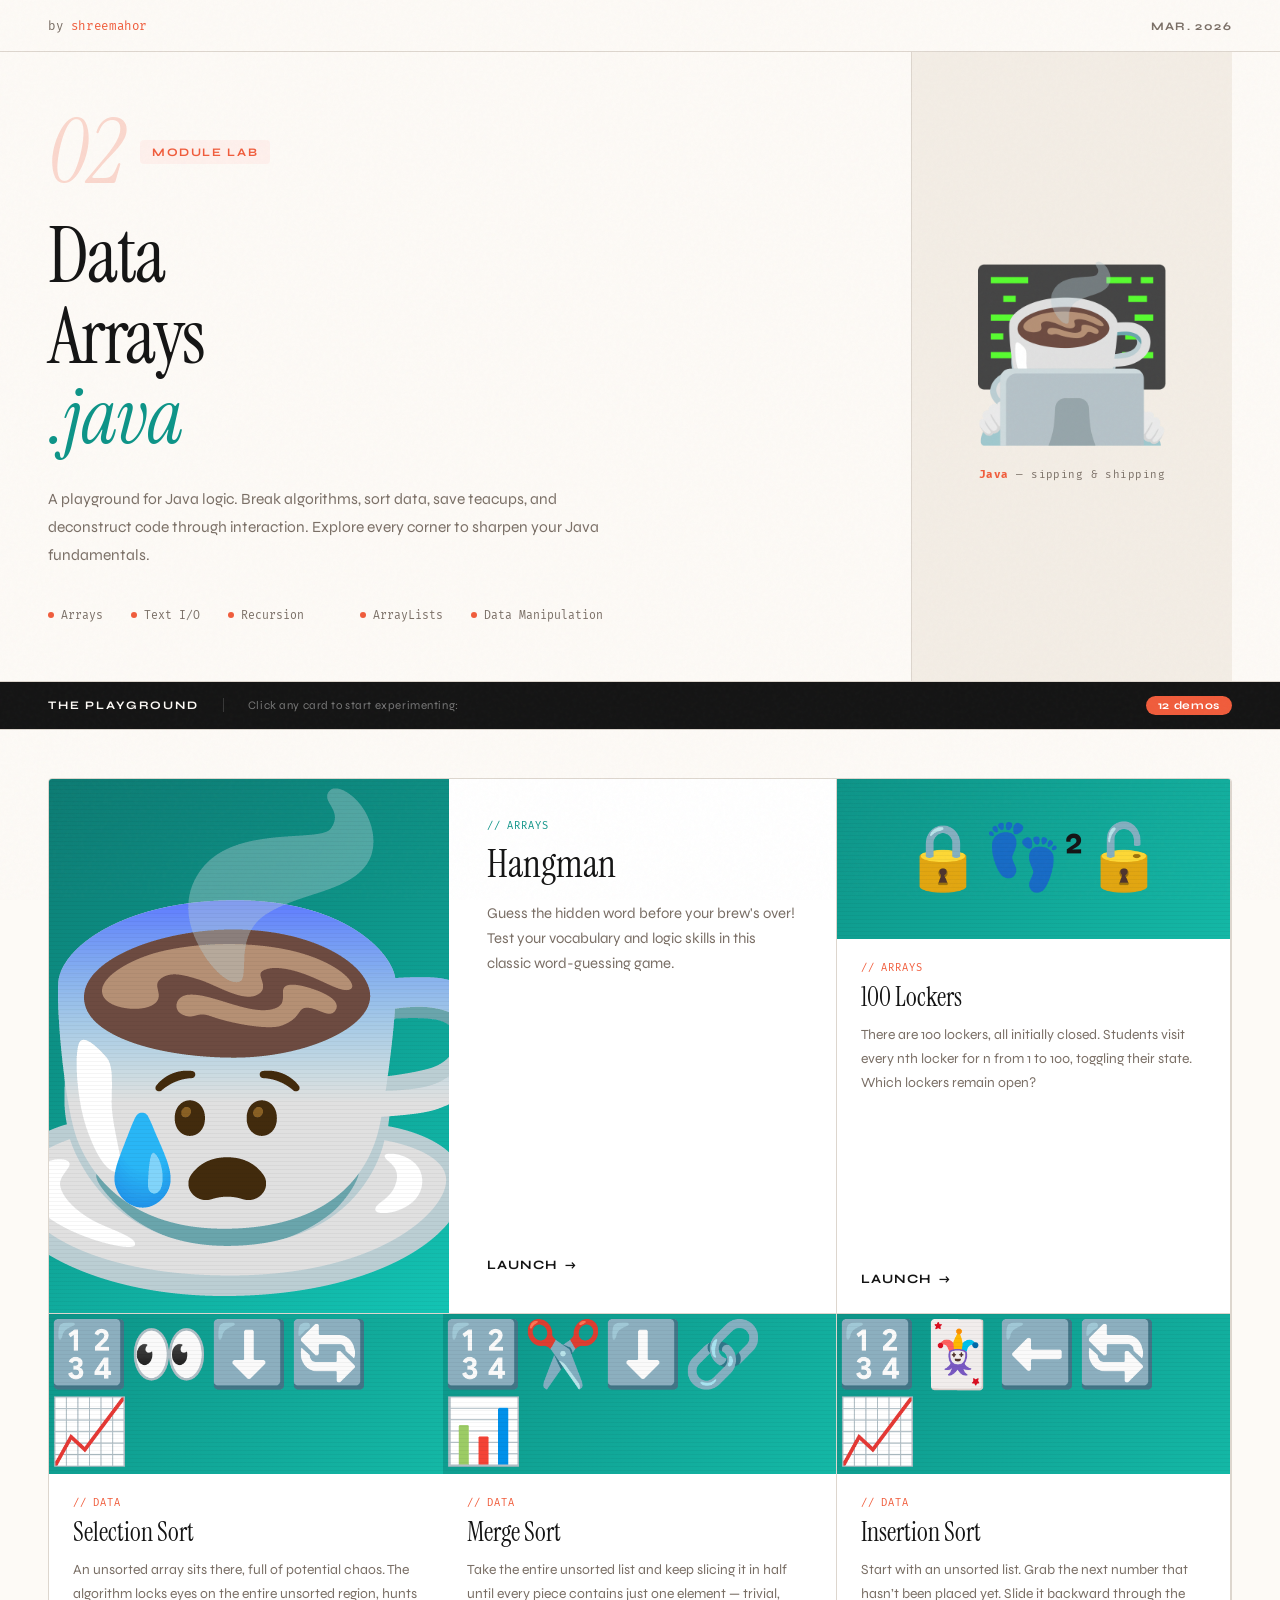
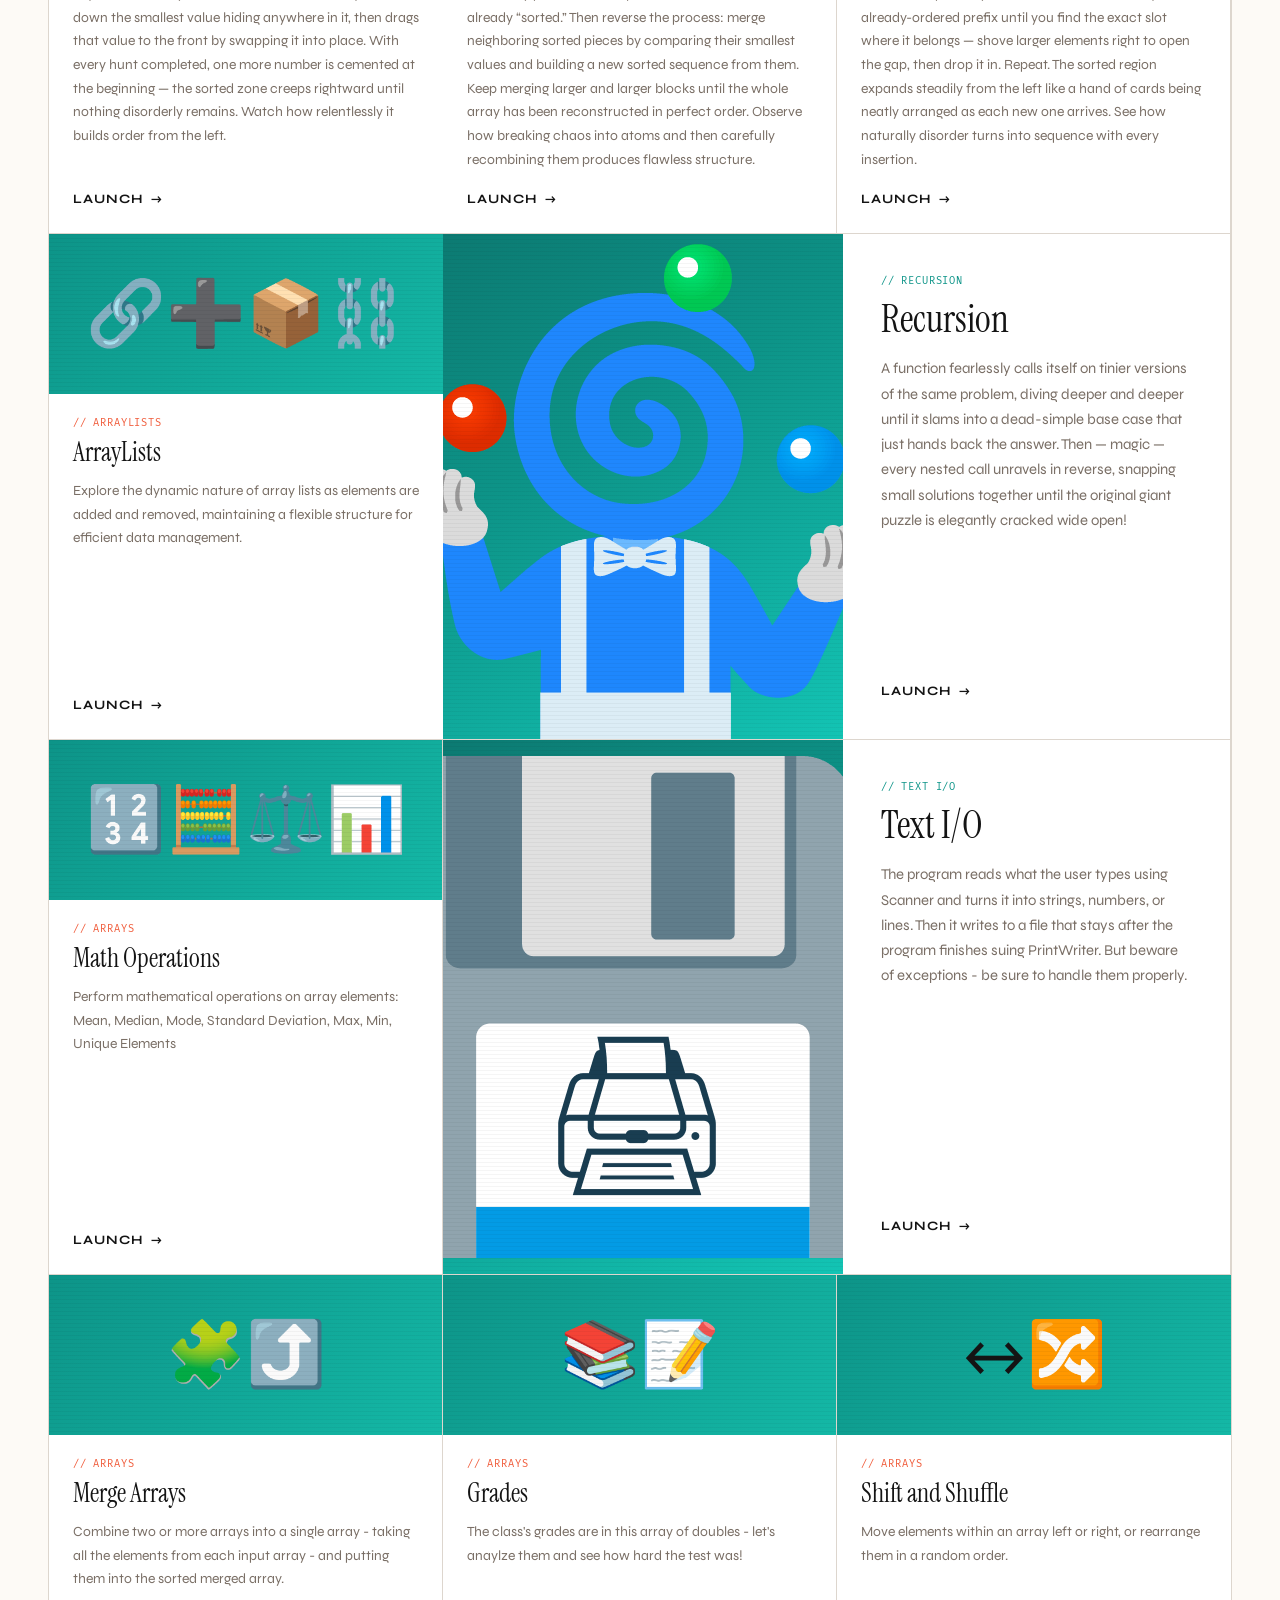
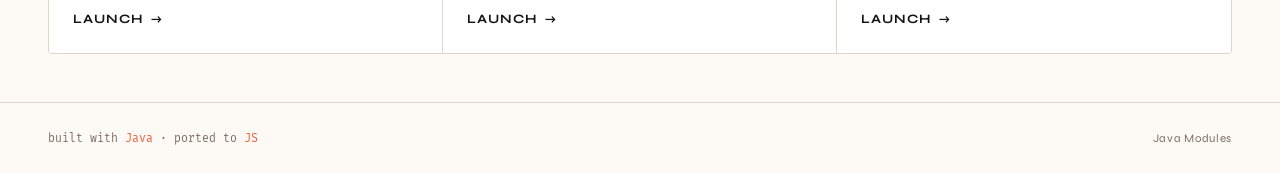
<file: index.html>
<!DOCTYPE html>
<html lang="en">
<head>
    <meta charset="UTF-8">
    <meta name="viewport" content="width=device-width, initial-scale=1.0">
    <title>Java Algorithm Projects</title>
    <link rel="preconnect" href="https://fonts.googleapis.com">
    <link rel="preconnect" href="https://fonts.gstatic.com" crossorigin>
    <link href="https://fonts.googleapis.com/css2?family=Instrument+Serif:ital@0;1&family=Syne:wght@400;500;700;800&family=Fira+Mono:wght@400;500&display=swap" rel="stylesheet">

    <style>
        :root {
            --coral:      #F05C3B;
            --coral-pale: #FEF0EC;
            --coral-mid:  #F8C4B5;
            --teal:       #0D9488;
            --teal-pale:  #EDFAF8;
            --ink:        #141414;
            --warm-white: #FDFAF6;
            --warm-mid:   #F3EDE5;
            --border:     #DDD6CE;
            --text-muted: #7A6F66;
        }

        * { margin: 0; padding: 0; box-sizing: border-box; }
        html { scroll-behavior: smooth; }

        body {
            font-family: 'Syne', sans-serif;
            background: var(--warm-white);
            color: var(--ink);
            min-height: 100vh;
            overflow-x: hidden;
        }

        /* Grain overlay */
        body::after {
            content: '';
            position: fixed;
            inset: 0;
            background-image: url("data:image/svg+xml,%3Csvg viewBox='0 0 256 256' xmlns='http://www.w3.org/2000/svg'%3E%3Cfilter id='noise'%3E%3CfeTurbulence type='fractalNoise' baseFrequency='0.9' numOctaves='4' stitchTiles='stitch'/%3E%3C/filter%3E%3Crect width='100%25' height='100%25' filter='url(%23noise)' opacity='0.04'/%3E%3C/svg%3E");
            pointer-events: none;
            z-index: 9999;
            opacity: 0.6;
        }

        /* ════════ TOPBAR ════════ */
        .topbar {
            border-bottom: 1.5px solid var(--border);
            padding: 0 48px;
            display: flex;
            align-items: center;
            justify-content: space-between;
            height: 52px;
            background: var(--warm-white);
        }
        .topbar-logo {
            font-family: 'Fira Mono', monospace;
            font-size: 0.78em;
            color: var(--text-muted);
            letter-spacing: 0.05em;
        }
        .topbar-logo span { color: var(--coral); }
        .topbar-tag {
            font-size: 0.72em;
            font-weight: 700;
            letter-spacing: 0.12em;
            text-transform: uppercase;
            color: var(--text-muted);
        }

        /* ════════ HERO ════════ */
        .hero {
            padding: 0 48px;
            border-bottom: 1.5px solid var(--border);
            display: grid;
            grid-template-columns: 1fr 320px;
            min-height: 380px;
        }

        .hero-left {
            padding: 56px 56px 56px 0;
            border-right: 1.5px solid var(--border);
            display: flex;
            flex-direction: column;
            justify-content: space-between;
        }

        .hero-eyebrow {
            display: flex;
            align-items: center;
            gap: 16px;
            margin-bottom: 20px;
        }
        .hero-number {
            font-family: 'Instrument Serif', serif;
            font-style: italic;
            font-size: 5.5em;
            line-height: 1;
            color: var(--coral);
            opacity: 0.22;
            user-select: none;
        }
        .hero-label {
            font-size: 0.72em;
            font-weight: 700;
            letter-spacing: 0.14em;
            text-transform: uppercase;
            color: var(--coral);
            background: var(--coral-pale);
            padding: 5px 12px;
            border-radius: 4px;
        }

        .hero-title {
            font-family: 'Instrument Serif', serif;
            font-size: clamp(3em, 6vw, 5.2em);
            font-weight: 400;
            line-height: 1.05;
            letter-spacing: -0.02em;
            color: var(--ink);
            margin-bottom: 28px;
        }
        .hero-title em {
            font-style: italic;
            color: var(--teal);
        }

        .hero-desc {
            font-size: 0.97em;
            line-height: 1.8;
            color: var(--text-muted);
            max-width: 560px;
            font-weight: 400;
        }

        .hero-meta {
            display: flex;
            align-items: center;
            gap: 28px;
            padding-top: 36px;
            margin-top: auto;
        }
        .hero-meta-item {
            font-family: 'Fira Mono', monospace;
            font-size: 0.72em;
            color: var(--text-muted);
            display: flex;
            align-items: center;
            gap: 7px;
        }
        .hero-meta-item::before {
            content: '';
            display: inline-block;
            width: 6px; height: 6px;
            border-radius: 50%;
            background: var(--coral);
        }

        /* Right panel: mascot */
        .hero-right {
            display: flex;
            flex-direction: column;
            align-items: center;
            justify-content: center;
            padding: 40px 32px;
            gap: 16px;
            background: var(--warm-mid);
        }

        .mascot-wrap {
            width: 200px;
            height: 200px;
            display: flex;
            align-items: center;
            justify-content: center;
            animation: float 4s ease-in-out infinite;
        }
        .mascot-wrap .emoji { font-size: 7.5em; line-height: 1; }

        @keyframes float {
            0%, 100% { transform: translateY(0); }
            50%       { transform: translateY(-10px); }
        }

        .mascot-caption {
            font-family: 'Fira Mono', monospace;
            font-size: 0.68em;
            color: var(--text-muted);
            text-align: center;
            letter-spacing: 0.04em;
        }
        .mascot-caption strong { color: var(--coral); }

        /* ════════ SECTION BAR ════════ */
        .section-bar {
            padding: 0 48px;
            border-bottom: 1.5px solid var(--border);
            display: flex;
            align-items: center;
            height: 48px;
            background: var(--ink);
        }
        .section-bar h3 {
            font-size: 0.72em;
            font-weight: 700;
            letter-spacing: 0.16em;
            text-transform: uppercase;
            color: var(--warm-white);
            padding-right: 24px;
            border-right: 1px solid rgba(255,255,255,0.15);
            margin-right: 24px;
        }
        .section-bar p {
            font-size: 0.72em;
            color: rgba(255,255,255,0.42);
            letter-spacing: 0.05em;
        }
        .section-bar .count-badge {
            margin-left: auto;
            background: var(--coral);
            color: white;
            font-size: 0.7em;
            font-weight: 700;
            padding: 3px 12px;
            border-radius: 20px;
            letter-spacing: 0.06em;
        }

        /* ════════ GRID ════════ */
        .grid-wrap { padding: 48px; }

        .apps-grid {
            display: grid;
            grid-template-columns: repeat(3, 1fr);
            border: 1.5px solid var(--border);
            border-radius: 4px;
            overflow: hidden;
        }

        /* ════════ CARDS ════════ */
        .app-card {
            text-decoration: none;
            color: inherit;
            display: flex;
            flex-direction: column;
            border-right: 1.5px solid var(--border);
            border-bottom: 1.5px solid var(--border);
            background: white;
            position: relative;
            transition: background 0.22s;
            overflow: hidden;
        }
        .app-card:nth-child(3n)         { border-right: none; }
        .app-card:nth-last-child(-n+3)  { border-bottom: none; }

        .app-card:hover { background: var(--coral-pale); z-index: 2; }

        .app-card::before {
            content: '';
            position: absolute;
            top: 0; left: 0;
            width: 3px; height: 100%;
            background: var(--coral);
            transform: scaleY(0);
            transform-origin: top;
            transition: transform 0.25s cubic-bezier(0.4,0,0.2,1);
        }
        .app-card:hover::before { transform: scaleY(1); }

        .app-card .thumb {
            height: 160px;
            background: linear-gradient(135deg, #0D9488 0%, #14b8a6 100%);
            display: flex;
            align-items: center;
            justify-content: center;
            font-size: 4em;
            position: relative;
            overflow: hidden;
        }
        .app-card .thumb::before {
            content: '';
            position: absolute;
            inset: 0;
            background: repeating-linear-gradient(
                0deg,
                transparent,
                transparent 3px,
                rgba(0,0,0,0.04) 3px,
                rgba(0,0,0,0.04) 4px
            );
        }
        .app-card .thumb::after {
            content: '';
            position: absolute;
            inset: 0;
            background: linear-gradient(135deg, rgba(240,92,59,0), rgba(240,92,59,0.18));
            opacity: 0;
            transition: opacity 0.3s;
        }
        .app-card:hover .thumb::after { opacity: 1; }

        .card-content {
            padding: 22px 24px 26px;
            flex: 1;
            display: flex;
            flex-direction: column;
        }

        .card-tag {
            font-family: 'Fira Mono', monospace;
            font-size: 0.65em;
            color: var(--coral);
            letter-spacing: 0.08em;
            text-transform: uppercase;
            margin-bottom: 9px;
        }

        .app-card h4 {
            font-family: 'Instrument Serif', serif;
            font-size: 1.6em;
            font-weight: 400;
            color: var(--ink);
            margin-bottom: 10px;
            line-height: 1.2;
            transition: color 0.2s;
        }
        .app-card:hover h4 { color: var(--coral); }

        .app-card p {
            font-size: 0.87em;
            line-height: 1.7;
            color: var(--text-muted);
            flex: 1;
            margin-bottom: 20px;
            font-weight: 400;
        }

        .card-link {
            display: inline-flex;
            align-items: center;
            gap: 8px;
            font-size: 0.8em;
            font-weight: 700;
            letter-spacing: 0.08em;
            color: var(--ink);
            text-transform: uppercase;
            transition: gap 0.2s, color 0.2s;
        }
        .card-link::after { content: '→'; transition: transform 0.2s; }
        .app-card:hover .card-link { color: var(--coral); gap: 12px; }
        .app-card:hover .card-link::after { transform: translateX(3px); }

        /* ── Featured ── */
        .app-card.featured {
            grid-column: span 2;
            display: grid;
            grid-template-columns: 400px 1fr;
            border-right: 1.5px solid var(--border);
        }
        .app-card.featured:nth-child(3n) { border-right: 1.5px solid var(--border); }

        .app-card.featured .thumb {
            height: 100%;
            font-size: 5em;
            background: linear-gradient(150deg, #0c7a72 0%, #0D9488 40%, #13c4b4 100%);
        }
        .app-card.featured .card-content { padding: 40px 38px; }
        .app-card.featured h4 { font-size: 2.4em; margin-bottom: 14px; }
        .app-card.featured p  { font-size: 0.93em; }
        .app-card.featured::before      { background: var(--teal); }
        .app-card.featured:hover        { background: var(--teal-pale); }
        .app-card.featured:hover h4     { color: var(--teal); }
        .app-card.featured:hover .card-link { color: var(--teal); }
        .app-card.featured .card-tag    { color: var(--teal); }

        /* ════════ FOOTER ════════ */
        .footer {
            border-top: 1.5px solid var(--border);
            padding: 28px 48px;
            display: flex;
            align-items: center;
            justify-content: space-between;
        }
        .footer-left {
            font-family: 'Fira Mono', monospace;
            font-size: 0.72em;
            color: var(--text-muted);
        }
        .footer-left span { color: var(--coral); }
        .footer-right {
            font-size: 0.72em;
            color: var(--text-muted);
            letter-spacing: 0.06em;
        }

        /* ════════ ANIMATIONS ════════ */
        @keyframes fadeUp {
            from { opacity: 0; transform: translateY(18px); }
            to   { opacity: 1; transform: translateY(0); }
        }
        .hero-left  { animation: fadeUp 0.6s ease both; }
        .hero-right { animation: fadeUp 0.6s 0.1s ease both; }
        .apps-grid  { animation: fadeUp 0.6s 0.18s ease both; }

        /* ════════ RESPONSIVE ════════ */
        @media (max-width: 1100px) {
            .apps-grid { grid-template-columns: repeat(2, 1fr); }
            .app-card:nth-child(3n) { border-right: 1.5px solid var(--border); }
            .app-card:nth-child(2n) { border-right: none; }
            .app-card.featured { grid-column: span 2; grid-template-columns: 1fr; }
            .app-card.featured .thumb { height: 240px; }
        }
        @media (max-width: 800px) {
            .hero { grid-template-columns: 1fr; }
            .hero-left { border-right: none; border-bottom: 1.5px solid var(--border); padding: 40px 0; }
            .hero-right { padding: 36px 24px; }
            .topbar, .hero, .grid-wrap, .section-bar, .footer { padding-left: 24px; padding-right: 24px; }
            .apps-grid { grid-template-columns: 1fr; }
            .app-card { border-right: none !important; }
            .app-card.featured { grid-column: span 1; grid-template-columns: 1fr; }
        }
    </style>
</head>
<body>

    <!-- Topbar -->
    <nav class="topbar">
        <div class="topbar-logo">by <span>shreemahor</span></div>
        <div class="topbar-tag">Mar. 2026</div>
    </nav>

    <!-- Hero -->
    <section class="hero">
        <div class="hero-left">
            <div>
                <div class="hero-eyebrow">
                    <span class="hero-number">02</span>
                    <span class="hero-label">Module Lab</span>
                </div>
                <h1 class="hero-title">
                    Data<br>
                    Arrays<br>
                    <em>.java</em>
                </h1>
                <p class="hero-desc">
                    A playground for Java logic. Break algorithms, sort data, save teacups, and deconstruct code through interaction. Explore every corner to sharpen your Java fundamentals.                </p>
            </div>
            <div class="hero-meta">
                <div class="hero-meta-item">Arrays</div>
                <div class="hero-meta-item">Text I/O</div>
                <div class="hero-meta-item">Recursion</div>
                <br>
                <div class="hero-meta-item">ArrayLists</div>
                <div class="hero-meta-item">Data Manipulation</div>
            </div>
        </div>

        <div class="hero-right">
            <div class="mascot-wrap">
                <img src="java-mascot.png"            
                    alt="Teacup coder"                   
                    style="width:200px;height:200px;     
                    object-fit:contain;">
            </div>
            <div class="mascot-caption"><strong>Java</strong> — sipping & shipping</div>
        </div>
    </section>

    <!-- Section bar -->
    <div class="section-bar">
        <h3>the playground</h3>
        <p>Click any card to start experimenting:</p>
        <span class="count-badge">12 demos</span>
    </div>

    <!-- Grid -->
    <div class="grid-wrap">
        <div class="apps-grid">

            <!-- FEATURED -->
            <a href="apps/hangman/hangman.html" class="app-card featured">
                <div class="thumb"><img src="apps/hangman/cup-worried-3.png" alt="Hangman thumbnail"></div>
                <div class="card-content">
                    <div class="card-tag">// arrays</div>
                    <h4>Hangman</h4>
                    <p>Guess the hidden word before your brew's over! Test your vocabulary and logic skills in this classic word-guessing game.</p>
                    <span class="card-link">Launch</span>
                </div>
            </a>

            <a href="apps/lockers/lockers.html" class="app-card">
                <div class="thumb">🔒👣²🔓</div>
                <div class="card-content">
                    <div class="card-tag">// arrays</div>
                    <h4>100 Lockers</h4>
                    <p>There are 100 lockers, all initially closed. Students visit every nth locker for n from 1 to 100, toggling their state. Which lockers remain open?</p>
                    <span class="card-link">Launch</span>
                </div>
            </a>

            <a href="apps/selection_sort/selection_sort.html" class="app-card">
                <div class="thumb">🔢👀⬇️🔄📈</div>
                <div class="card-content">
                    <div class="card-tag">// data</div>
                    <h4>Selection Sort</h4>
                    <p>An unsorted array sits there, full of potential chaos. The algorithm locks eyes on the entire unsorted region, hunts down the smallest value hiding anywhere in it, then drags that value to the front by swapping it into place.
                        With every hunt completed, one more number is cemented at the beginning — the sorted zone creeps rightward until nothing disorderly remains. Watch how relentlessly it builds order from the left.</p>
                    <span class="card-link">Launch</span>
                </div>
            </a>

            <a href="apps/merge_sort/merge_sort.html" class="app-card">
                <div class="thumb">🔢✂️⬇️🔗📊</div>
                <div class="card-content">
                    <div class="card-tag">// data</div>
                    <h4>Merge Sort</h4>
                    <p>Take the entire unsorted list and keep slicing it in half until every piece contains just one element — trivial, already “sorted.” Then reverse the process: merge neighboring sorted pieces by comparing their smallest values and building a new sorted sequence from them. Keep merging larger and larger blocks until the whole array has been reconstructed in perfect order.
                        Observe how breaking chaos into atoms and then carefully recombining them produces flawless structure.</p>
                    <span class="card-link">Launch</span>
                </div>
            </a>

            <a href="apps/insertion_sort/insertion_sort.html" class="app-card">
                <div class="thumb">🔢🃏⬅️🔄📈</div>
                <div class="card-content">
                    <div class="card-tag">// data</div>
                    <h4>Insertion Sort</h4>
                    <p>Start with an unsorted list. Grab the next number that hasn’t been placed yet. Slide it backward through the already-ordered prefix until you find the exact slot where it belongs — shove larger elements right to open the gap, then drop it in. Repeat. The sorted region expands steadily from the left like a hand of cards being neatly arranged as each new one arrives.
                        See how naturally disorder turns into sequence with every insertion.</p>
                    <span class="card-link">Launch</span>
                </div>
            </a>

            <a href="apps/array_lists/array_lists.html" class="app-card">
                <div class="thumb">🔗➕📦⛓️</div>
                <div class="card-content">
                    <div class="card-tag">// arraylists</div>
                    <h4>ArrayLists</h4>
                    <p>Explore the dynamic nature of array lists as elements are added and removed, maintaining a flexible structure for efficient data management.</p>
                    <span class="card-link">Launch</span>
                </div>
            </a>

            <a href="apps/recursion/recursion.html" class="app-card featured">
                <div class="thumb"><img src="apps/recursion/recursion-thumbnail.png" alt="Recursion thumbnail"></div>
                <div class="card-content">
                    <div class="card-tag">// recursion</div>
                    <h4>Recursion</h4>
                    <p>A function fearlessly calls itself on tinier versions of the same problem, diving deeper and deeper until it slams into a dead-simple base case that just hands back the answer.
                       Then — magic — every nested call unravels in reverse, snapping small solutions together until the original giant puzzle is elegantly cracked wide open!</p>
                    <span class="card-link">Launch</span>
                </div>
            </a>

            <a href="apps/math/math.html" class="app-card">
                <div class="thumb">🔢🧮⚖️📊</div>
                <div class="card-content">
                    <div class="card-tag">// arrays</div>
                    <h4>Math Operations</h4>
                    <p>Perform mathematical operations on array elements: Mean, Median,
                       Mode, Standard Deviation, Max, Min, Unique Elements</p>
                    <span class="card-link">Launch</span>
                </div>
            </a>

            <a href="apps/text_io/text_io.html" class="app-card featured">
                <div class="thumb"><img src="apps/text_io/text_io_thumbnail.png" alt="Text I/O thumbnail"></div>
                <div class="card-content">
                    <div class="card-tag">// text I/O</div>
                    <h4>Text I/O</h4>
                    <p>The program reads what the user types using Scanner and turns it into strings, numbers, or lines. Then it writes to a file that stays after the program finishes suing PrintWriter.
                       But beware of exceptions - be sure to handle them properly.
                    </p>
                    <span class="card-link">Launch</span>
                </div>
            </a>

            <a href="apps/merge/merge.html" class="app-card">
                <div class="thumb">🧩⤴️</div>
                <div class="card-content">
                    <div class="card-tag">// arrays</div>
                    <h4>Merge Arrays</h4>
                    <p>Combine two or more arrays into a single array - taking all the elements from each input array - and putting them into the sorted merged array.</p>
                    <span class="card-link">Launch</span>
                </div>
            </a>

            <a href="apps/grades/grades.html" class="app-card">
                <div class="thumb">📚📝</div>
                <div class="card-content">
                    <div class="card-tag">// arrays</div>
                    <h4>Grades</h4>
                    <p>The class's grades are in this array of doubles - let's anaylze them and see how hard the test was!</p>
                    <span class="card-link">Launch</span>
                </div>
            </a>

            <a href="apps/shift-shuffle/shift-shuffle.html" class="app-card">
                <div class="thumb">↔️🔀</div>
                <div class="card-content">
                    <div class="card-tag">// arrays</div>
                    <h4>Shift and Shuffle</h4>
                    <p>Move elements within an array left or right, or rearrange them in a random order.</p>
                    <span class="card-link">Launch</span>
                </div>
            </a>

            <!-- ADD MORE CARDS HERE -->

        </div>
    </div>

    <!-- Footer -->
    <footer class="footer">
        <div class="footer-left">built with <span>Java</span> · ported to <span>JS</span></div>
        <div class="footer-right">Java Modules</div>
    </footer>

</body>
</html>
</file>
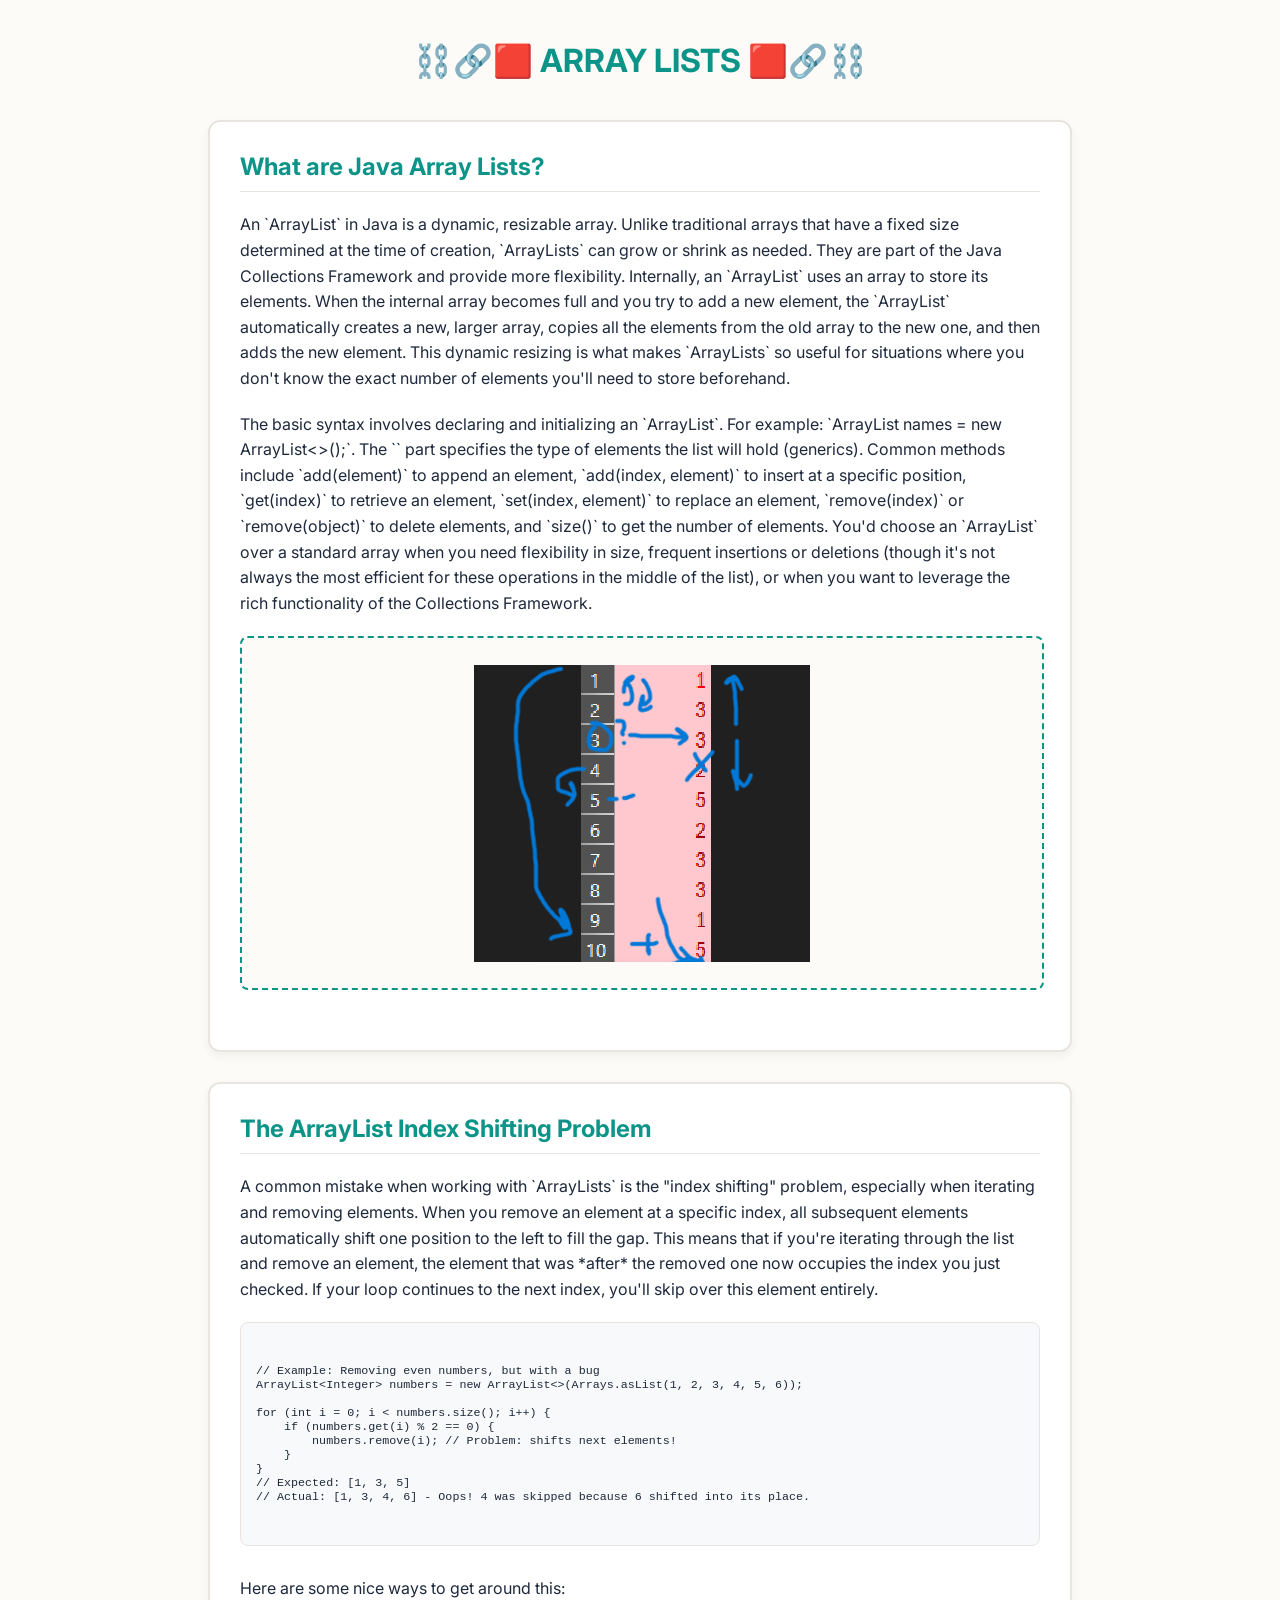
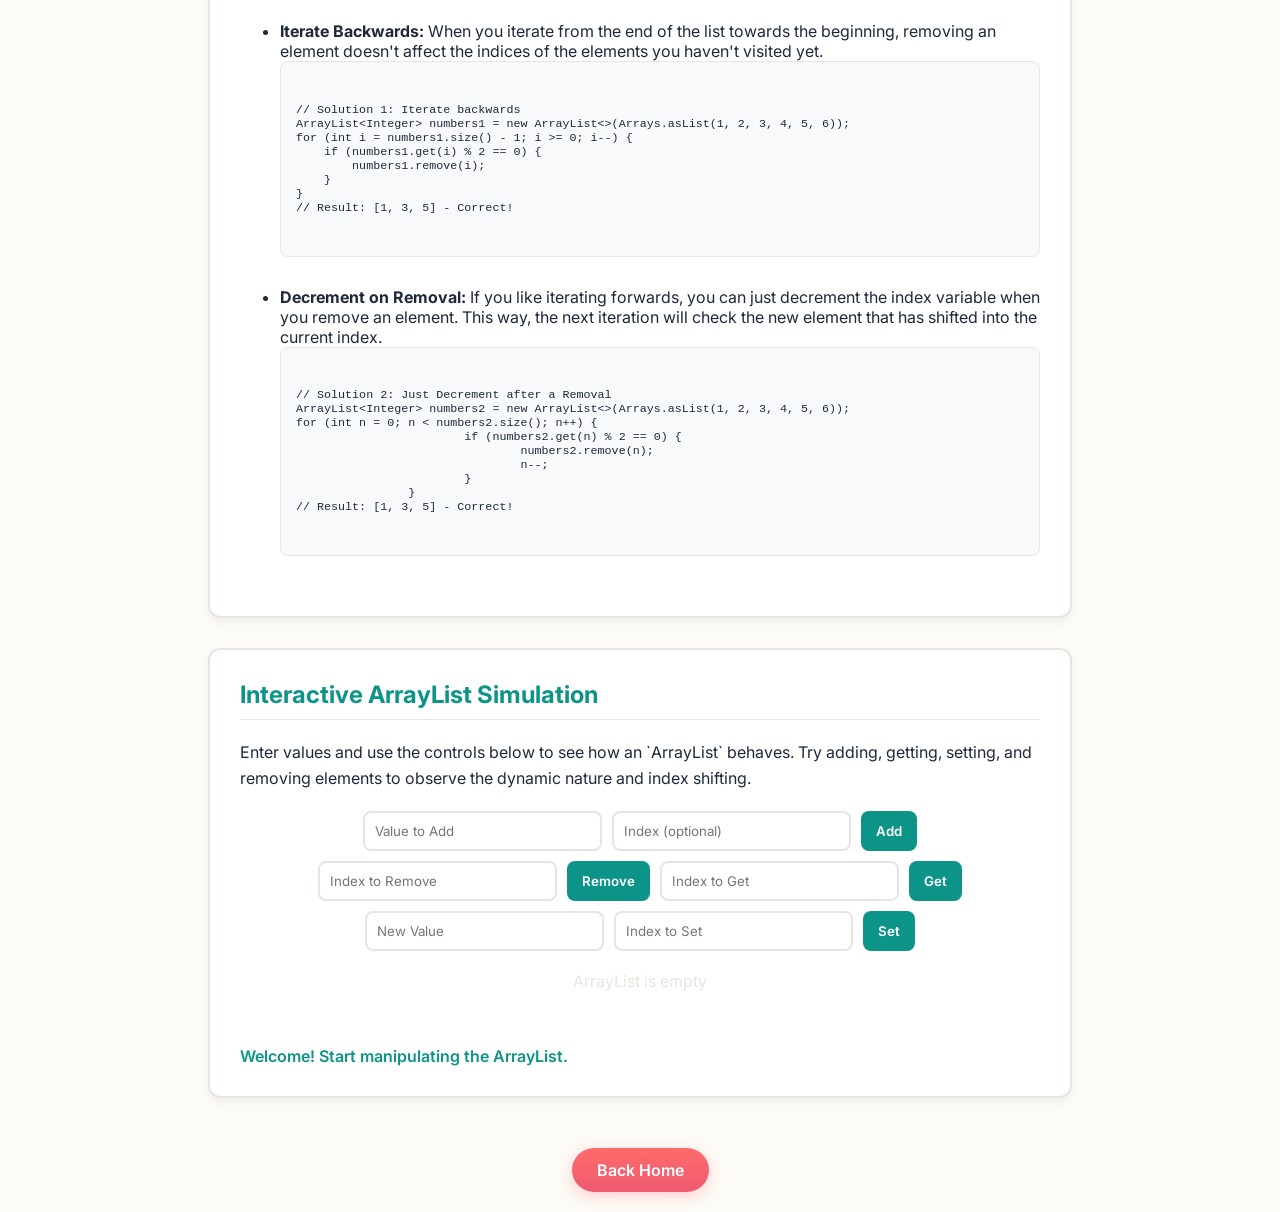
<file: apps/array_lists/array_lists.html>
<!DOCTYPE html>
<html lang="en">
<head>
    <meta charset="UTF-8">
    <meta name="viewport" content="width=device-width, initial-scale=1.0">
    <title>Array List Education</title>
    <link rel="preconnect" href="https://fonts.googleapis.com">
    <link rel="preconnect" href="https://fonts.gstatic.com" crossorigin>
    <link href="https://fonts.googleapis.com/css2?family=Inter:wght@400;600&display=swap" rel="stylesheet">
    <style>
        :root {
            --background-color: #FDFBF7; /* soft cream */
            --text-color: #1E293B; /* slate */
            --primary-accent: #0D9488; /* teal */
            --secondary-accent: #FF6B6B; /* coral */
            --secondary-accent-gradient: linear-gradient(to bottom, #FF6B6B, #EE5A6F);
            --border-color: #E8E5E0; /* light beige */
        }

        body {
            font-family: 'Inter', sans-serif;
            background-color: var(--background-color);
            color: var(--text-color);
            margin: 0;
            padding: 20px;
            display: flex;
            flex-direction: column;
            align-items: center;
        }

        h1 {
            color: var(--primary-accent);
            text-align: center;
            margin-bottom: 40px;
        }

        .container {
            background-color: white;
            border: 2px solid var(--border-color);
            border-radius: 12px;
            padding: 30px;
            margin-bottom: 30px;
            width: 80%;
            max-width: 800px;
            box-shadow: 0 4px 10px rgba(0, 0, 0, 0.05);
        }

        .container h2 {
            color: var(--primary-accent);
            margin-top: 0;
            margin-bottom: 20px;
            border-bottom: 1px solid var(--border-color);
            padding-bottom: 10px;
        }

        p {
            line-height: 1.6;
            margin-bottom: 20px;
        }

        .animation-placeholder {
            width: 100%;
            height: 350px;
            background-color: var(--background-color);
            border: 2px dashed var(--primary-accent);
            border-radius: 8px;
            display: flex;
            justify-content: center;
            align-items: center;
            font-style: italic;
            color: var(--primary-accent);
            margin-bottom: 30px;
        }

        .code-snippet {
            background-color: #f8f9fa; /* Light gray background for code */
            border: 1px solid var(--border-color);
            border-radius: 8px;
            padding: 15px;
            overflow-x: auto; /* For horizontal scrolling if code is long */
            font-family: 'Courier New', Courier, monospace;
            font-size: 0.9em;
            margin-bottom: 30px;
        }

        .simulation-controls {
            display: flex;
            flex-wrap: wrap;
            gap: 10px;
            margin-bottom: 20px;
            justify-content: center;
        }

        .simulation-controls input[type="text"],
        .simulation-controls input[type="number"] {
            padding: 10px;
            border: 2px solid var(--border-color);
            border-radius: 8px;
            font-family: 'Inter', sans-serif;
            color: var(--text-color);
        }

        .simulation-controls button {
            padding: 10px 15px;
            background-color: var(--primary-accent);
            color: white;
            border: none;
            border-radius: 8px;
            cursor: pointer;
            font-family: 'Inter', sans-serif;
            font-weight: 600;
            transition: background-color 0.3s ease, transform 0.2s ease;
        }

        .simulation-controls button:hover {
            background-color: #047857; /* Darker teal on hover */
            transform: translateY(-2px);
        }

        .back-home-button {
            display: inline-block;
            padding: 12px 25px;
            background: var(--secondary-accent-gradient);
            color: white;
            border: none;
            border-radius: 25px; /* More rounded */
            cursor: pointer;
            font-family: 'Inter', sans-serif;
            font-weight: 600;
            text-decoration: none;
            box-shadow: 0 4px 15px rgba(255, 107, 107, 0.3); /* Coral shadow */
            transition: transform 0.2s ease, box-shadow 0.2s ease;
            margin-top: 20px;
        }

        .back-home-button:hover {
            transform: translateY(-3px);
            box-shadow: 0 6px 20px rgba(255, 107, 107, 0.4);
        }

        /* Styles for the simulation table */
        .simulation-table {
            display: flex;
            flex-wrap: wrap;
            gap: 10px;
            margin-top: 20px;
            justify-content: center;
            min-height: 60px; /* To prevent layout shift */
        }

        .sim-cell {
            background-color: var(--background-color);
            border: 2px solid var(--primary-accent);
            border-radius: 8px;
            padding: 10px 15px;
            min-width: 60px;
            text-align: center;
            box-shadow: 0 2px 5px rgba(0, 0, 0, 0.1);
            display: flex;
            justify-content: center;
            align-items: center;
        }
    </style>
</head>
<body>

    <h1 id="game-title">⛓️🔗🟥 ARRAY LISTS 🟥🔗⛓️</h1>

    <div class="container">
        <h2>What are Java Array Lists?</h2>
        <p>
            An `ArrayList` in Java is a dynamic, resizable array. Unlike traditional arrays that have a fixed size determined at the time of creation, `ArrayLists` can grow or shrink as needed. They are part of the Java Collections Framework and provide more flexibility. Internally, an `ArrayList` uses an array to store its elements. When the internal array becomes full and you try to add a new element, the `ArrayList` automatically creates a new, larger array, copies all the elements from the old array to the new one, and then adds the new element. This dynamic resizing is what makes `ArrayLists` so useful for situations where you don't know the exact number of elements you'll need to store beforehand.
        </p>
        <p>
            The basic syntax involves declaring and initializing an `ArrayList`. For example: `ArrayList<String> names = new ArrayList<>();`. The `<String>` part specifies the type of elements the list will hold (generics). Common methods include `add(element)` to append an element, `add(index, element)` to insert at a specific position, `get(index)` to retrieve an element, `set(index, element)` to replace an element, `remove(index)` or `remove(object)` to delete elements, and `size()` to get the number of elements. You'd choose an `ArrayList` over a standard array when you need flexibility in size, frequent insertions or deletions (though it's not always the most efficient for these operations in the middle of the list), or when you want to leverage the rich functionality of the Collections Framework.
        </p>
        <div class="animation-placeholder">
            <img src="annoted_array_list.png" alt="Annotated Array List Visualization" style="max-width: 100%; max-height: 100%;">
        </div>
    </div>

    <div class="container">
        <h2>The ArrayList Index Shifting Problem</h2>
        <p>
            A common mistake when working with `ArrayLists` is the "index shifting" problem, especially when iterating and removing elements. When you remove an element at a specific index, all subsequent elements automatically shift one position to the left to fill the gap. This means that if you're iterating through the list and remove an element, the element that was *after* the removed one now occupies the index you just checked. If your loop continues to the next index, you'll skip over this element entirely.
        </p>
        <div class="code-snippet">
            <pre><code>
// Example: Removing even numbers, but with a bug
ArrayList&lt;Integer&gt; numbers = new ArrayList&lt;&gt;(Arrays.asList(1, 2, 3, 4, 5, 6));

for (int i = 0; i &lt; numbers.size(); i++) {
    if (numbers.get(i) % 2 == 0) {
        numbers.remove(i); // Problem: shifts next elements!
    }
}
// Expected: [1, 3, 5]
// Actual: [1, 3, 4, 6] - Oops! 4 was skipped because 6 shifted into its place.
            </code></pre>
        </div>
        <p>
            Here are some nice ways to get around this:
        </p>
        <ul>
            <li>
                <strong>Iterate Backwards:</strong> When you iterate from the end of the list towards the beginning, removing an element doesn't affect the indices of the elements you haven't visited yet.
                <div class="code-snippet">
                    <pre><code>
// Solution 1: Iterate backwards
ArrayList&lt;Integer&gt; numbers1 = new ArrayList&lt;&gt;(Arrays.asList(1, 2, 3, 4, 5, 6));
for (int i = numbers1.size() - 1; i &gt;= 0; i--) {
    if (numbers1.get(i) % 2 == 0) {
        numbers1.remove(i);
    }
}
// Result: [1, 3, 5] - Correct!
                    </code></pre>
                </div>
            </li>
            <li>
                <strong>Decrement on Removal:</strong> If you like iterating forwards, you can just decrement the index variable when you remove an element. This way, the next iteration will check the new element that has shifted into the current index.
                <div class="code-snippet">
                    <pre><code>
// Solution 2: Just Decrement after a Removal
ArrayList&lt;Integer&gt; numbers2 = new ArrayList&lt;&gt;(Arrays.asList(1, 2, 3, 4, 5, 6));
for (int n = 0; n < numbers2.size(); n++) {
			if (numbers2.get(n) % 2 == 0) {
				numbers2.remove(n);
				n--;
			}
		}
// Result: [1, 3, 5] - Correct!
                    </code></pre>
                </div>
            </li>
        </ul>
    </div>

    <div class="container">
        <h2>Interactive ArrayList Simulation</h2>
        <p>
            Enter values and use the controls below to see how an `ArrayList` behaves. Try adding, getting, setting, and removing elements to observe the dynamic nature and index shifting.
        </p>

        <div class="simulation-controls">
            <input type="text" id="valueToAdd" placeholder="Value to Add">
            <input type="number" id="indexToAddAt" placeholder="Index (optional)">
            <button id="addButton">Add</button>

            <input type="number" id="indexToRemove" placeholder="Index to Remove">
            <button id="removeButton">Remove</button>

            <input type="number" id="indexToGet" placeholder="Index to Get">
            <button id="getButton">Get</button>

            <input type="text" id="valueToSet" placeholder="New Value">
            <input type="number" id="indexToSet" placeholder="Index to Set">
            <button id="setButton">Set</button>
        </div>

        <div class="simulation-table" id="arrayListContainer">
            <!-- Cells will be generated here by JavaScript -->
        </div>
        <div id="simulationOutput" style="margin-top: 15px; font-weight: 600; color: var(--primary-accent);"></div>
    </div>

    <a href="../../index.html" class="back-home-button">Back Home</a>

    <script src="array_lists.js"></script>
</body>
</html>
</file>
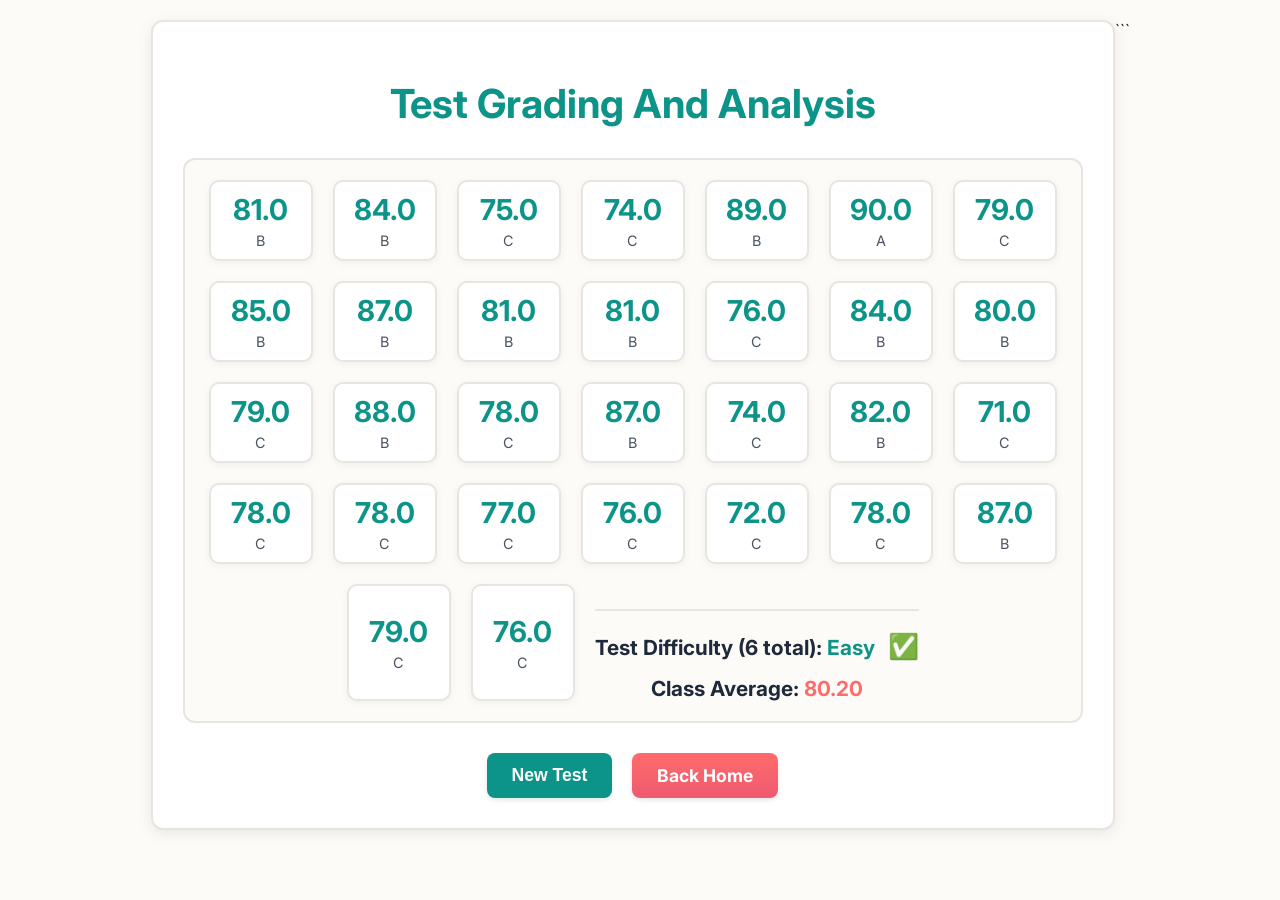
<file: apps/grades/grades.html>
<!DOCTYPE html>
<html lang="en">
<head>
    <meta charset="UTF-8">
    <meta name="viewport" content="width=device-width, initial-scale=1.0">
    <title>Test Grade Game</title>
    <link rel="preconnect" href="https://fonts.googleapis.com">
    <link rel="preconnect" href="https://fonts.gstatic.com" crossorigin>
    <link href="https://fonts.googleapis.com/css2?family=Inter:wght@400;700&display=swap" rel="stylesheet">
    <link rel="stylesheet" href="grades.css">
</head>
<body>
    <div class="container">
        <h1 id="game-title"></h1>

        <div id="game-area">
            <!-- Test scores and grades will be dynamically loaded here -->
        </div>

        <div class="controls">
            <button id="new-test-btn">New Test</button>
            <a href="../../index.html" id="back-home-btn">Back Home</a>
        </div>
    </div>

    <script src="grades.js"></script>
</body>
</html>
```
</file>
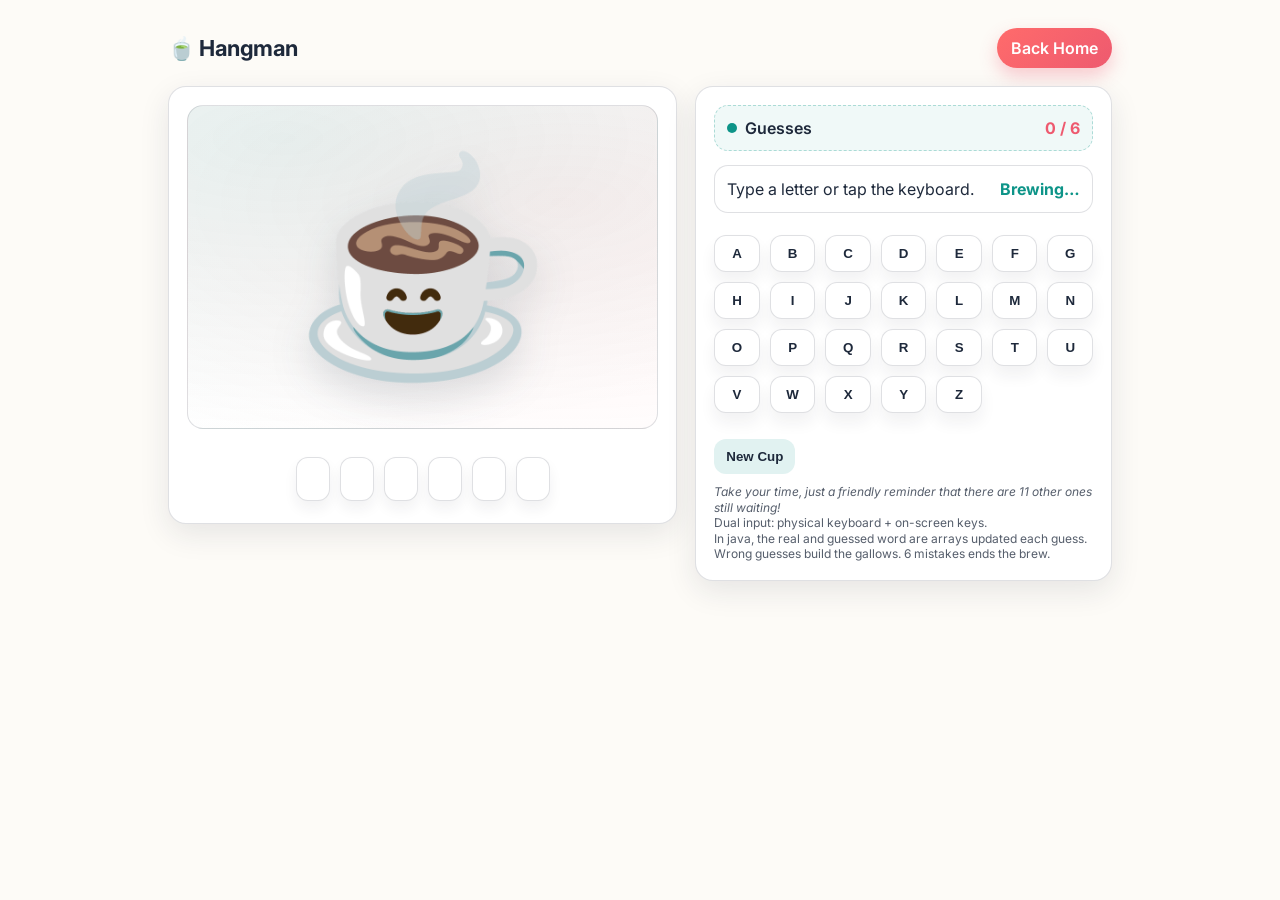
<file: apps/hangman/hangman.html>
<!doctype html>
<html lang="en">
<head>
  <meta charset="UTF-8" />
  <meta name="viewport" content="width=device-width, initial-scale=1.0" />
  <title>Hangman — Teal & Coral</title>

  <!-- Inter font -->
  <link rel="preconnect" href="https://fonts.googleapis.com">
  <link rel="preconnect" href="https://fonts.gstatic.com" crossorigin>
  <link href="https://fonts.googleapis.com/css2?family=Inter:wght@400;600;700&display=swap" rel="stylesheet">

  <style>
    :root{
      --bg:#FDFBF7;
      --text:#1E293B;
      --teal:#0D9488;
      --coral:#FF6B6B;
      --coral2:#EE5A6F;
      --card:#ffffff;
      --line: rgba(30,41,59,0.14);
      --shadow: 0 10px 30px rgba(30,41,59,0.10);
    }

    *{ box-sizing:border-box; }
    body{
      margin:0;
      font-family: Inter, sans-serif;
      background: var(--bg);
      color: var(--text);
    }

    .wrap{
      max-width: 980px;
      margin: 0 auto;
      padding: 28px 18px 48px;
    }

    header{
      display:flex;
      align-items:center;
      justify-content:space-between;
      gap:16px;
      margin-bottom: 18px;
    }

    h1{
      margin:0;
      font-size: 22px;
      letter-spacing: -0.02em;
    }

    .home-btn{
      display:inline-flex;
      align-items:center;
      justify-content:center;
      padding: 10px 14px;
      border-radius: 999px;
      text-decoration:none;
      color: #fff;
      font-weight: 600;
      background: linear-gradient(135deg, var(--coral), var(--coral2));
      box-shadow: 0 8px 18px rgba(238,90,111,0.30);
      border: 0;
      transition: transform .08s ease, filter .15s ease;
      white-space: nowrap;
    }
    .home-btn:active{ transform: translateY(1px); }
    .home-btn:hover{ filter: brightness(1.02); }

    .grid{
      display:grid;
      grid-template-columns: 1.1fr 0.9fr;
      gap: 18px;
      align-items:start;
    }

    @media (max-width: 880px){
      .grid{ grid-template-columns: 1fr; }
    }

    .card{
      background: var(--card);
      border: 1px solid var(--line);
      border-radius: 18px;
      box-shadow: var(--shadow);
      padding: 18px;
    }

    .stage-wrap{
      display:flex;
      flex-direction:column;
      gap: 14px;
    }

    /* Stage area */
    #stage{
      position: relative;
      width: min(520px, 100%);
      aspect-ratio: 16 / 11;
      margin: 0 auto;
      border-radius: 16px;
      background:
        radial-gradient(1200px 500px at 20% 10%, rgba(13,148,136,0.10), transparent 60%),
        radial-gradient(1200px 500px at 80% 30%, rgba(255,107,107,0.10), transparent 55%),
        #fff;
      border: 1px solid var(--line);
      overflow:hidden;
    }

    #cupImage{
      position:absolute;
      inset: 0;
      margin:auto;
      width: 52%;
      height: auto;
      max-height: 78%;
      object-fit: contain;
      filter: drop-shadow(0 16px 20px rgba(30,41,59,0.14));
      user-select:none;
      -webkit-user-drag:none;
    }

    /* Gallows pieces: hidden until mistakes accumulate */
    .gallows-piece{
      position:absolute;
      background: rgba(30,41,59,0.82);
      border-radius: 6px;
      opacity: 0;
      transform: translateZ(0);
      transition: opacity .2s ease;
    }
    .show{ opacity: 1; }

    /* Base */
    #base{
      height: 10px;
      width: 74%;
      left: 12%;
      bottom: 10%;
    }
    /* Vertical Pole */
    #pole{
      width: 10px;
      height: 66%;
      left: 18%;
      bottom: 10%;
    }
    /* Top Beam */
    #beam{
      height: 10px;
      width: 56%;
      left: 18%;
      top: 11%;
    }
    /* Angle Bracket (diagonal) */
    #brace{
      width: 10px;
      height: 30%;
      left: 28%;
      top: 9%;
      transform: rotate(33deg);
      transform-origin: top left;
      border-radius: 10px;
    }
    /* Rope */
    #rope{
      width: 6px;
      height: 30%;
      left: 48%;
      top: 12%;
      border-radius: 999px;
      background: rgba(30,41,59,0.65);
      z-index: 0.1;
    }

    /* Noose */
#noose {
  position: absolute;
  
  /* 1. HORIZONTAL WIDTH: Adjust this to match the width of the cup body */
  width: 160px; 
  
  /* 2. VERTICAL HEIGHT: Adjust for how "deep" the U-shape hangs */
  height: 45px; 

  /* 3. VERTICAL POSITION: Move this to the cup's mid-section */
  top: 48%; 

  /* 4. CENTERING LOGIC */
  left: 50%;
  transform: translateX(-50%);

  /* THE SHAPE */
  border-radius: 50%; 
  background: transparent;
  
  /* THE WRAP EFFECT */
  /* We set the top border to transparent to "remove" the back half */
  border-top: 6px solid transparent; 
  border-left: 6px solid #1E293B;
  border-right: 6px solid #1E293B;
  border-bottom: 10px solid #1E293B; /* Thicker bottom for gravity */

  /* Ensure this is higher than your cup's z-index */
  z-index: 991;
  pointer-events: none;
}

    /* Right panel */
    .hud{
      display:flex;
      flex-direction:column;
      gap: 14px;
    }

    .status-row{
      display:flex;
      align-items:center;
      justify-content:space-between;
      gap: 10px;
      padding: 12px 12px;
      border: 1px dashed rgba(13,148,136,0.30);
      border-radius: 14px;
      background: rgba(13,148,136,0.06);
    }
    .pill{
      display:inline-flex;
      align-items:center;
      gap: 8px;
      font-weight: 600;
    }
    .dot{
      width:10px;height:10px;border-radius:99px;background: var(--teal);
    }
    .mistakes{
      font-weight: 700;
      color: var(--coral2);
    }

    #message{
      margin: 0;
      padding: 12px 12px;
      border-radius: 14px;
      border: 1px solid var(--line);
      background: rgba(255,255,255,0.65);
      min-height: 48px;
      display:flex;
      align-items:center;
      justify-content:space-between;
      gap: 10px;
    }
    #message strong{ color: var(--teal); }

    #word{
      display:flex;
      justify-content:center;
      gap: 10px;
      flex-wrap: wrap;
      padding: 14px 8px 4px;
      min-height: 60px;
    }

    .slot{
      width: 34px;
      height: 44px;
      border-radius: 12px;
      border: 1px solid var(--line);
      background: #fff;
      display:flex;
      align-items:center;
      justify-content:center;
      font-size: 20px;
      font-weight: 700;
      letter-spacing: 0.04em;
      box-shadow: 0 8px 14px rgba(30,41,59,0.06);
    }
    .slot.revealed{
      border-color: rgba(13,148,136,0.35);
      box-shadow: 0 10px 18px rgba(13,148,136,0.10);
    }

    #keyboard{
      display:grid;
      grid-template-columns: repeat(7, 1fr);
      gap: 10px;
      margin-top: 8px;
    }

    .key{
      border: 1px solid var(--line);
      background: #fff;
      color: var(--text);
      border-radius: 12px;
      padding: 10px 0;
      font-weight: 700;
      cursor:pointer;
      box-shadow: 0 10px 16px rgba(30,41,59,0.06);
      transition: transform .06s ease, border-color .15s ease, background .15s ease;
      user-select:none;
    }
    .key:hover{
      transform: translateY(-1px);
      border-color: rgba(13,148,136,0.35);
      background: rgba(13,148,136,0.05);
    }
    .key.used{
      opacity: 0.5;
      pointer-events: none;
      transform: none;
    }

    .controls{
      display:flex;
      gap: 10px;
      justify-content: space-between;
      align-items:center;
      flex-wrap: wrap;
      margin-top: 12px;
    }

    .btn{
      border: 0;
      border-radius: 12px;
      padding: 10px 12px;
      font-weight: 700;
      cursor:pointer;
      background: rgba(13,148,136,0.12);
      color: var(--text);
    }
    .btn:hover{ background: rgba(13,148,136,0.18); }

    .tiny{
      opacity: 0.75;
      font-size: 12px;
      line-height: 1.3;
    }
  </style>
</head>

<body>
  <div class="wrap">
    <header>
      <h1>🍵 Hangman</h1>
      <a class="home-btn" href="../../index.html">Back Home</a>
    </header>

    <div class="grid">
      <section class="card stage-wrap" aria-label="Hangman stage">
        <div id="stage">
          <!-- Gallows pieces (reveal per wrong guess) -->
          <div id="base" class="gallows-piece" aria-hidden="true"></div>
          <div id="pole" class="gallows-piece" aria-hidden="true"></div>
          <div id="beam" class="gallows-piece" aria-hidden="true"></div>
          <div id="brace" class="gallows-piece" aria-hidden="true"></div>
          <div id="rope" class="gallows-piece" aria-hidden="true"></div>
          <div id="noose" class="gallows-piece" aria-hidden="true"></div>

          <!-- Cup mood image -->
          <img id="cupImage" src="cup-happy.png" alt="Tea cup mood stage">
        </div>

        <div id="word" aria-label="Word display"></div>
      </section>

      <aside class="card hud" aria-label="Game controls">
        <div class="status-row">
          <div class="pill"><span class="dot"></span>Guesses</div>
          <div class="mistakes"><span id="mistakes">0</span> / 6</div>
        </div>

        <p id="message">
          <span>Type a letter or tap the keyboard.</span>
          <strong id="stateTag">Brewing…</strong>
        </p>

        <div id="keyboard" aria-label="On-screen keyboard"></div>

        <div class="controls">
          <button class="btn" id="restartBtn" type="button">New Cup</button>
          <div class="tiny">
            <i>Take your time, just a friendly reminder that there are 11 other ones still waiting!</i><br/>
            Dual input: physical keyboard + on-screen keys.<br/>
            In java, the real and guessed word are arrays updated each guess.<br/>
            Wrong guesses build the gallows. 6 mistakes ends the brew.
          </div>
        </div>
      </aside>
    </div>
  </div>

  <!-- Load same filename but .js extension -->
  <script src="hangman.js"></script>
</body>
</html>
</file>
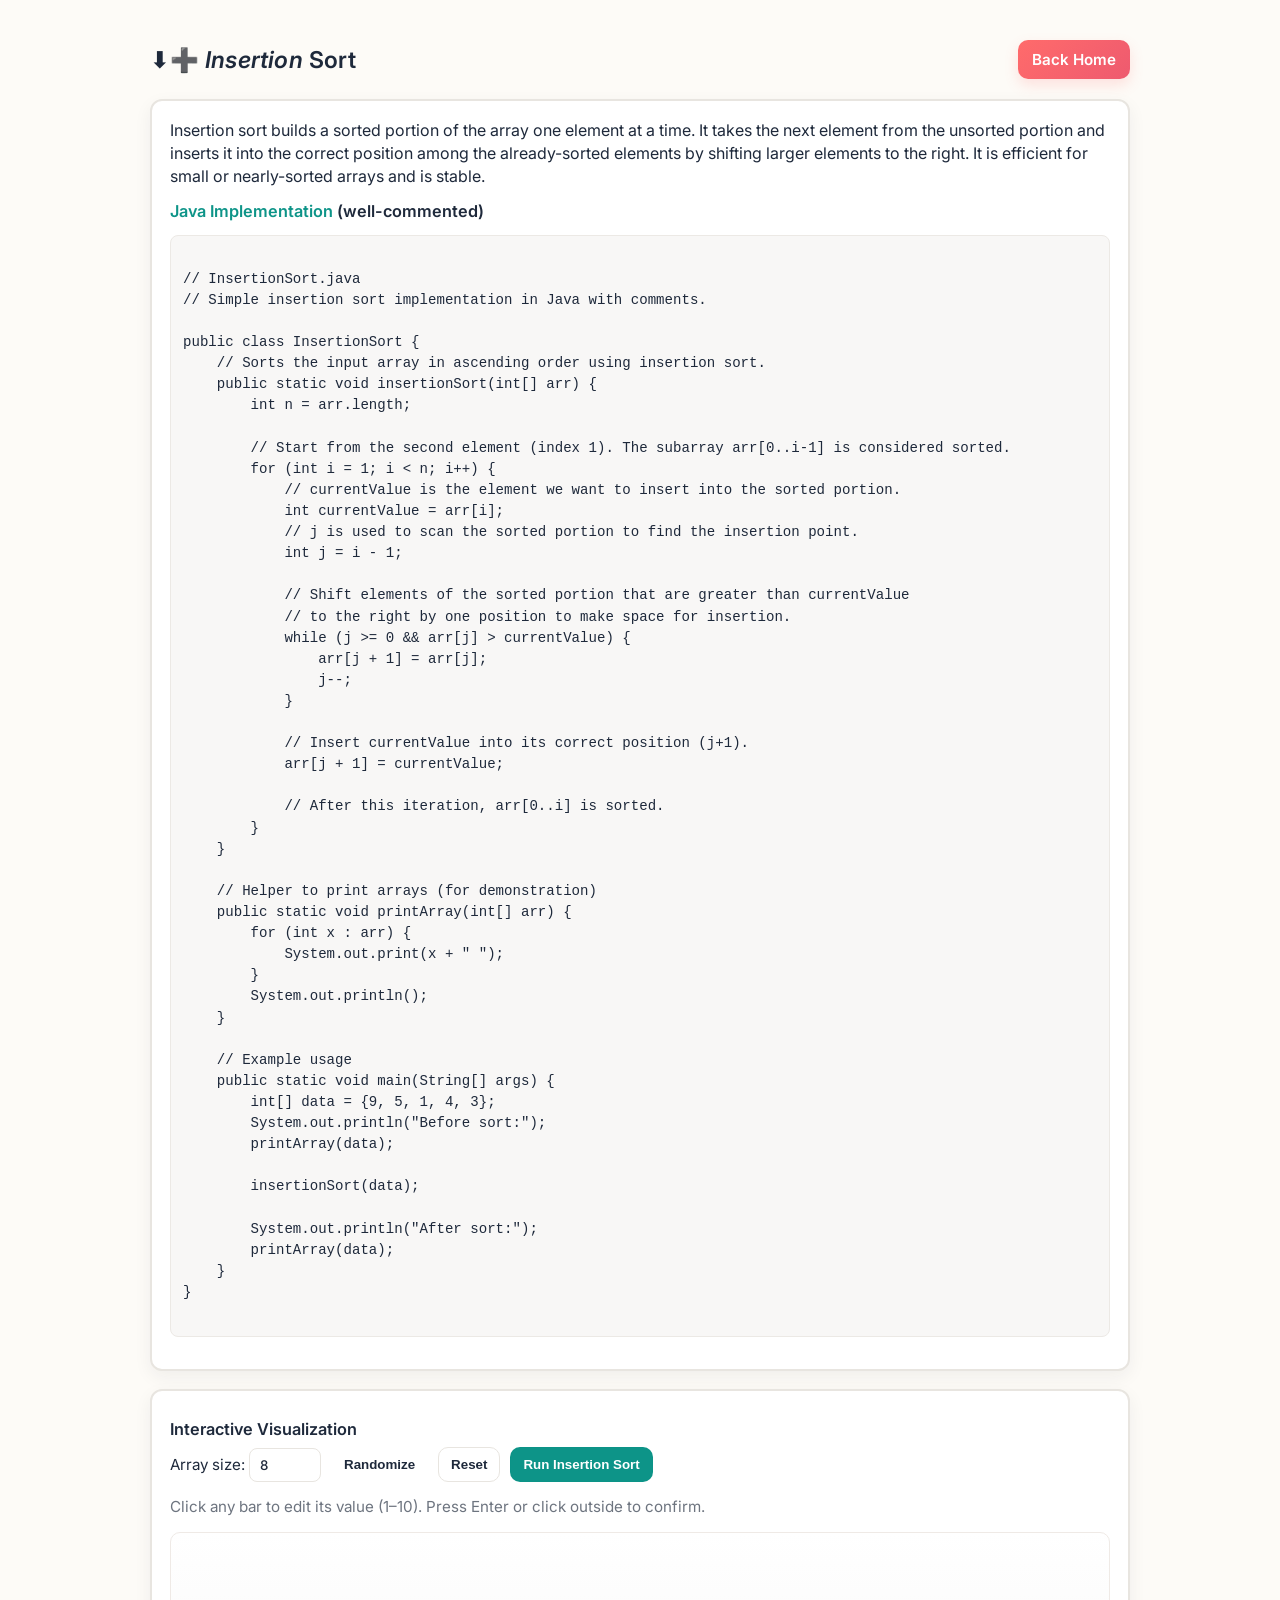
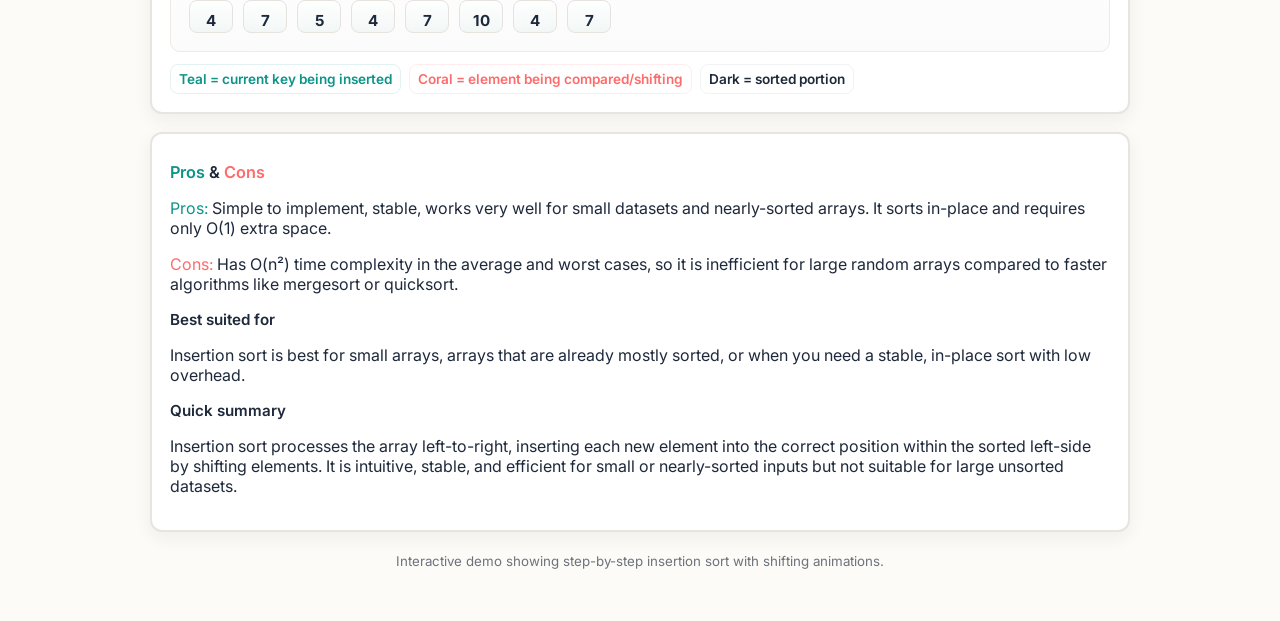
<file: apps/insertion_sort/insertion_sort.html>
<!doctype html>
<html lang="en">
<head>
  <meta charset="utf-8" />
  <meta name="viewport" content="width=device-width,initial-scale=1" />
  <title>Insertion Sort — Interactive Module</title>

  <!-- Google Font: Inter -->
  <link href="https://fonts.googleapis.com/css2?family=Inter:wght@300;400;600;700&display=swap" rel="stylesheet">

  <link rel="stylesheet" href="./insertion_sort.css">
</head>
<body>
  <main class="app">
    <header class="header">
      <h1 class="title">⬇️➕ <i>Insertion</i> Sort</h1>
      <a class="back-home" href="../../index.html" rel="noopener">Back Home</a>
    </header>

    <section class="card">
      <p class="lead">
        Insertion sort builds a sorted portion of the array one element at a time. It takes the next element from the
        unsorted portion and inserts it into the correct position among the already-sorted elements by shifting larger
        elements to the right. It is efficient for small or nearly-sorted arrays and is stable.
      </p>

      <h2 class="sub"><span style="color: #0D9488;">Java Implementation</span> (well-commented)</h2>
      <pre class="code"><code>
// InsertionSort.java
// Simple insertion sort implementation in Java with comments.

public class InsertionSort {
    // Sorts the input array in ascending order using insertion sort.
    public static void insertionSort(int[] arr) {
        int n = arr.length;

        // Start from the second element (index 1). The subarray arr[0..i-1] is considered sorted.
        for (int i = 1; i < n; i++) {
            // currentValue is the element we want to insert into the sorted portion.
            int currentValue = arr[i];
            // j is used to scan the sorted portion to find the insertion point.
            int j = i - 1;

            // Shift elements of the sorted portion that are greater than currentValue
            // to the right by one position to make space for insertion.
            while (j >= 0 && arr[j] > currentValue) {
                arr[j + 1] = arr[j];
                j--;
            }

            // Insert currentValue into its correct position (j+1).
            arr[j + 1] = currentValue;

            // After this iteration, arr[0..i] is sorted.
        }
    }

    // Helper to print arrays (for demonstration)
    public static void printArray(int[] arr) {
        for (int x : arr) {
            System.out.print(x + " ");
        }
        System.out.println();
    }

    // Example usage
    public static void main(String[] args) {
        int[] data = {9, 5, 1, 4, 3};
        System.out.println("Before sort:");
        printArray(data);

        insertionSort(data);

        System.out.println("After sort:");
        printArray(data);
    }
}
      </code></pre>
    </section>

    <section class="card interactive">
      <h2 class="sub">Interactive Visualization</h2>

      <div class="controls">
        <label class="small">Array size:
          <input id="sizeInput" type="number" min="2" max="12" value="8">
        </label>

        <button id="randomizeBtn" class="btn">Randomize</button>
        <button id="resetBtn" class="btn outline">Reset</button>
        <button id="startBtn" class="btn primary">Run Insertion Sort</button>
      </div>

      <p class="small muted">Click any bar to edit its value (1–10). Press Enter or click outside to confirm.</p>

      <div id="arrayContainer" class="array"></div>

      <div class="legend">
        <span class="chip">Teal = current key being inserted</span>
        <span class="chip alt">Coral = element being compared/shifting</span>
        <span class="chip done">Dark = sorted portion</span>
      </div>
    </section>

    <section class="card">
      <h2 class="sub"><span style="color: #0D9488;">Pros</span> & <span style="color: #FF6B6B;">Cons</span></h2>
      <p>
        <span style="color: #0D9488;">Pros:</span> Simple to implement, stable, works very well for small datasets and nearly-sorted arrays.
        It sorts in-place and requires only O(1) extra space.
      </p>
      <p>
        <span style="color: #FF6B6B;">Cons:</span> Has O(n²) time complexity in the average and worst cases, so it is inefficient for large random arrays
        compared to faster algorithms like mergesort or quicksort.
      </p>

      <h3 class="sub small">Best suited for</h3>
      <p>
        Insertion sort is best for small arrays, arrays that are already mostly sorted, or when you need a stable, in-place sort with low overhead.
      </p>

      <h3 class="sub small">Quick summary</h3>
      <p>
        Insertion sort processes the array left-to-right, inserting each new element into the correct position within the sorted left-side by shifting elements.
        It is intuitive, stable, and efficient for small or nearly-sorted inputs but not suitable for large unsorted datasets.
      </p>
    </section>

    <footer class="foot">
      <small class="muted">Interactive demo showing step-by-step insertion sort with shifting animations.</small>
    </footer>
  </main>

  <script type="module" src="./insertion_sort.js"></script>
</body>
</html>
</file>
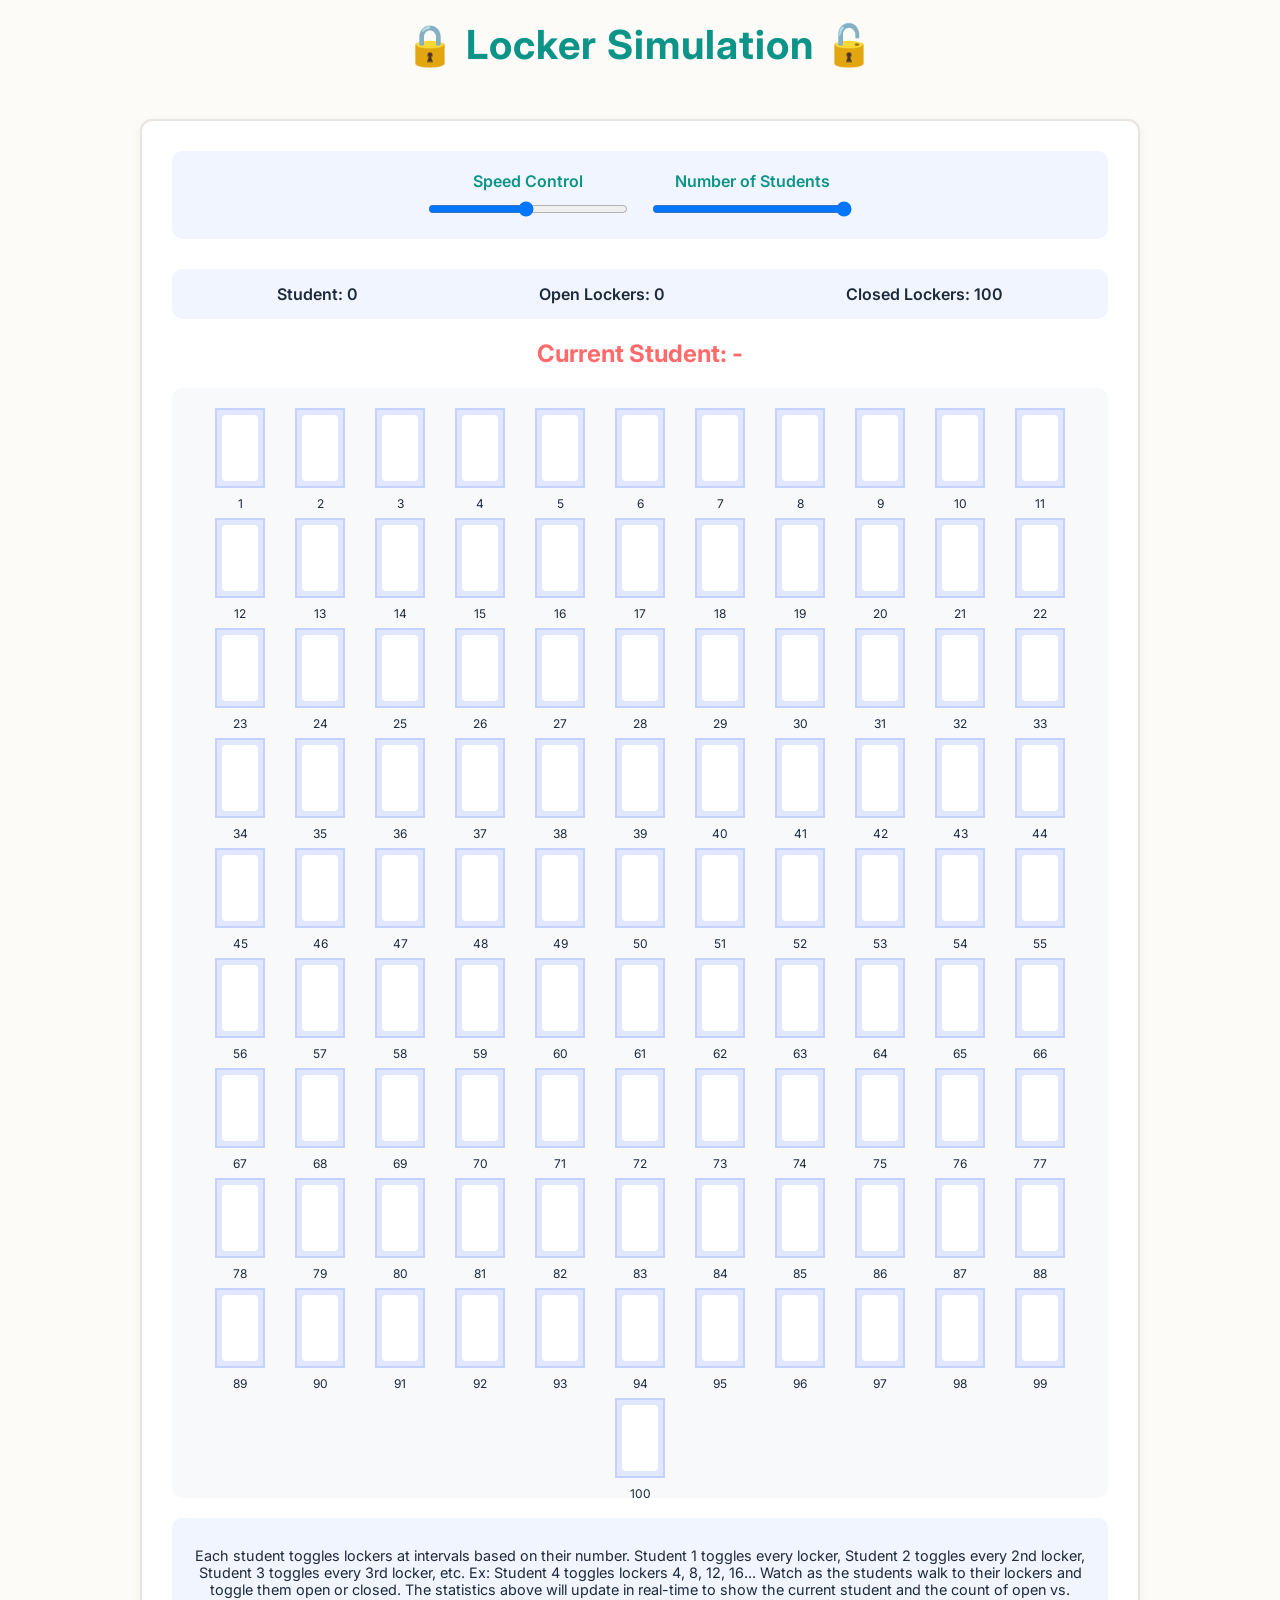
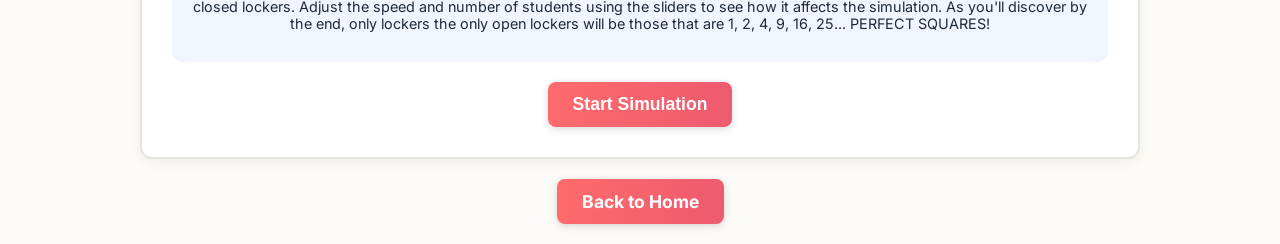
<file: apps/lockers/lockers.html>
<!DOCTYPE html>
<html lang="en">
<head>
    <meta charset="UTF-8">
    <meta name="viewport" content="width=device-width, initial-scale=1.0">
    <title>Locker Simulation</title>
    <link rel="preconnect" href="https://fonts.googleapis.com">
    <link rel="preconnect" href="https://fonts.gstatic.com" crossorigin>
    <link href="https://fonts.googleapis.com/css2?family=Inter:wght@400;700&display=swap" rel="stylesheet">
    <script src="https://cdnjs.cloudflare.com/ajax/libs/gsap/3.12.2/gsap.min.js"></script>
    <style>
        :root {
            --background-color: #FDFBF7;
            --text-color: #1E293B;
            --primary-accent: #0D9488;
            --secondary-accent: #FF6B6B;
            --button-gradient-start: #FF6B6B;
            --button-gradient-end: #EE5A6F;
            --container-bg: white;
            --border-color: #E8E5E0;
            --locker-closed: #E0E7FF;
            --locker-open: #C7D2FE;
        }

        * { box-sizing: border-box; }

        body {
            font-family: 'Inter', sans-serif;
            background-color: var(--background-color);
            color: var(--text-color);
            margin: 0;
            padding: 20px;
            display: flex;
            flex-direction: column;
            align-items: center;
            min-height: 100vh;
        }

        .container {
            background-color: var(--container-bg);
            border: 2px solid var(--border-color);
            border-radius: 12px;
            padding: 30px;
            margin-top: 20px;
            box-shadow: 0 4px 12px rgba(0,0,0,0.05);
            width: 90%;
            max-width: 1000px;
            text-align: center;
        }

        h1 {
            color: var(--primary-accent);
            margin-top: 0;
            margin-bottom: 30px;
            font-size: 2.5em;
            font-weight: 700;
            letter-spacing: 1px;
        }

        .controls {
            display: flex;
            flex-wrap: wrap;
            justify-content: center;
            gap: 20px;
            margin-bottom: 30px;
            padding: 20px;
            background-color: #f0f5ff;
            border-radius: 10px;
        }

        .control-group {
            display: flex;
            flex-direction: column;
            align-items: center;
        }

        label {
            font-weight: 600;
            margin-bottom: 8px;
            color: var(--primary-accent);
        }

        input[type="range"] { width: 200px; }

        .stats {
            display: flex;
            justify-content: space-around;
            margin: 20px 0;
            padding: 15px;
            background-color: #f0f5ff;
            border-radius: 10px;
            font-weight: 600;
        }

        .student-display {
            font-size: 1.5em;
            color: var(--secondary-accent);
            margin: 10px 0;
            font-weight: 700;
        }

        .hallway {
            display: flex;
            justify-content: center;
            flex-wrap: wrap;
            gap: 30px;
            margin: 20px 0;
            padding: 20px;
            background-color: #f8f9fa;
            border-radius: 10px;
            min-height: 200px;
            position: relative;
        }

        .locker {
            width: 50px;
            height: 80px;
            position: relative;
            cursor: pointer;
            transition: all 0.3s ease;
        }

        .locker.closed {
            background-color: var(--locker-closed);
            border: 2px solid #c5d2ff;
        }

        .locker.open {
            background-color: var(--locker-open);
            border: 2px solid #a5b4f8;
        }

        .locker::before {
            content: "";
            position: absolute;
            top: 5px; left: 5px; right: 5px; bottom: 5px;
            background-color: #ffffff;
            border-radius: 4px;
            z-index: 1;
        }

        .locker.open::before { background-color: #d1d9ff; }

        .locker-handle {
            position: absolute;
            top: 50%;
            right: 5px;
            width: 8px;
            height: 15px;
            background-color: #8c9bbd;
            border-radius: 2px;
            transform: translateY(-50%);
        }

        .student {
            position: absolute;
            width: 30px;
            height: 30px;
            background-color: var(--secondary-accent);
            border-radius: 50%;
            border: 2px solid white;
            z-index: 10000;
            box-shadow: 0 2px 5px rgba(0,0,0,0.2);
            transition: transform 0.2s ease;
        }

        .student::after {
            content: "";
            position: absolute;
            top: 50%; left: 50%;
            transform: translate(-50%, -50%);
            width: 12px; height: 12px;
            background-color: white;
            border-radius: 50%;
        }

        .tap-animation { animation: tap 0.3s ease; }

        @keyframes tap {
            0%   { transform: scale(1); }
            50%  { transform: scale(1.2); }
            100% { transform: scale(1); }
        }

        .back-home-button {
            display: inline-block;
            margin-top: 20px;
            padding: 12px 25px;
            font-size: 1.1em;
            font-weight: 700;
            color: white;
            text-decoration: none;
            border-radius: 8px;
            border: none;
            cursor: pointer;
            background: linear-gradient(to right, var(--button-gradient-start), var(--button-gradient-end));
            box-shadow: 0 2px 8px rgba(0,0,0,0.15);
            transition: transform 0.2s ease, box-shadow 0.2s ease, opacity 0.2s ease;
        }

        .back-home-button:hover:not(:disabled) {
            transform: translateY(-2px);
            box-shadow: 0 4px 12px rgba(0,0,0,0.25);
        }

        /* Disabled / running state for start button */
        #startBtn:disabled {
            opacity: 0.55;
            cursor: not-allowed;
            background: linear-gradient(to right, #999, #777);
            transform: none;
            box-shadow: none;
        }

        .instructions {
            margin-top: 20px;
            padding: 15px;
            background-color: #f0f5ff;
            border-radius: 10px;
            font-size: 0.9em;
            width: 100%;
        }

        .locker-number {
            position: absolute;
            bottom: -25px;
            left: 0; right: 0;
            text-align: center;
            font-size: 12px;
            color: var(--text-color);
        }
    </style>
</head>
<body>
    <h1>🔒 Locker Simulation 🔓</h1>

    <div class="container">
        <div class="controls">
            <div class="control-group">
                <label for="speedSlider">Speed Control</label>
                <input type="range" id="speedSlider" min="1" max="50" value="25">
            </div>
            <div class="control-group">
                <label for="studentCount">Number of Students</label>
                <input type="range" id="studentCount" min="1" max="100" value="100">
            </div>
        </div>

        <div class="stats">
            <div>Student: <span id="currentStudent">0</span></div>
            <div>Open Lockers: <span id="openCount">0</span></div>
            <div>Closed Lockers: <span id="closedCount">0</span></div>
        </div>

        <div class="student-display">Current Student: <span id="studentNumber">-</span></div>

        <div class="hallway" id="hallway"></div>

        <div class="instructions">
            <p>Each student toggles lockers at intervals based on their number. Student 1 toggles every locker, Student 2 toggles every 2nd locker, Student 3 toggles every 3rd locker, etc. Ex: Student 4 toggles lockers 4, 8, 12, 16...
                Watch as the students walk to their lockers and toggle them open or closed. The statistics above will update in real-time to show the current student and the count of open vs. closed lockers. Adjust the speed and number of students using the sliders to see how it affects the simulation.
                As you'll discover by the end, only lockers the only open lockers will be those that are 1, 2, 4, 9, 16, 25... PERFECT SQUARES!
            </p>
        </div>

        <button id="startBtn" class="back-home-button">Start Simulation</button>
    </div>

    <a href="../../index.html" class="back-home-button">Back to Home</a>

    <script src="lockers.js"></script>
</body>
</html>
</file>
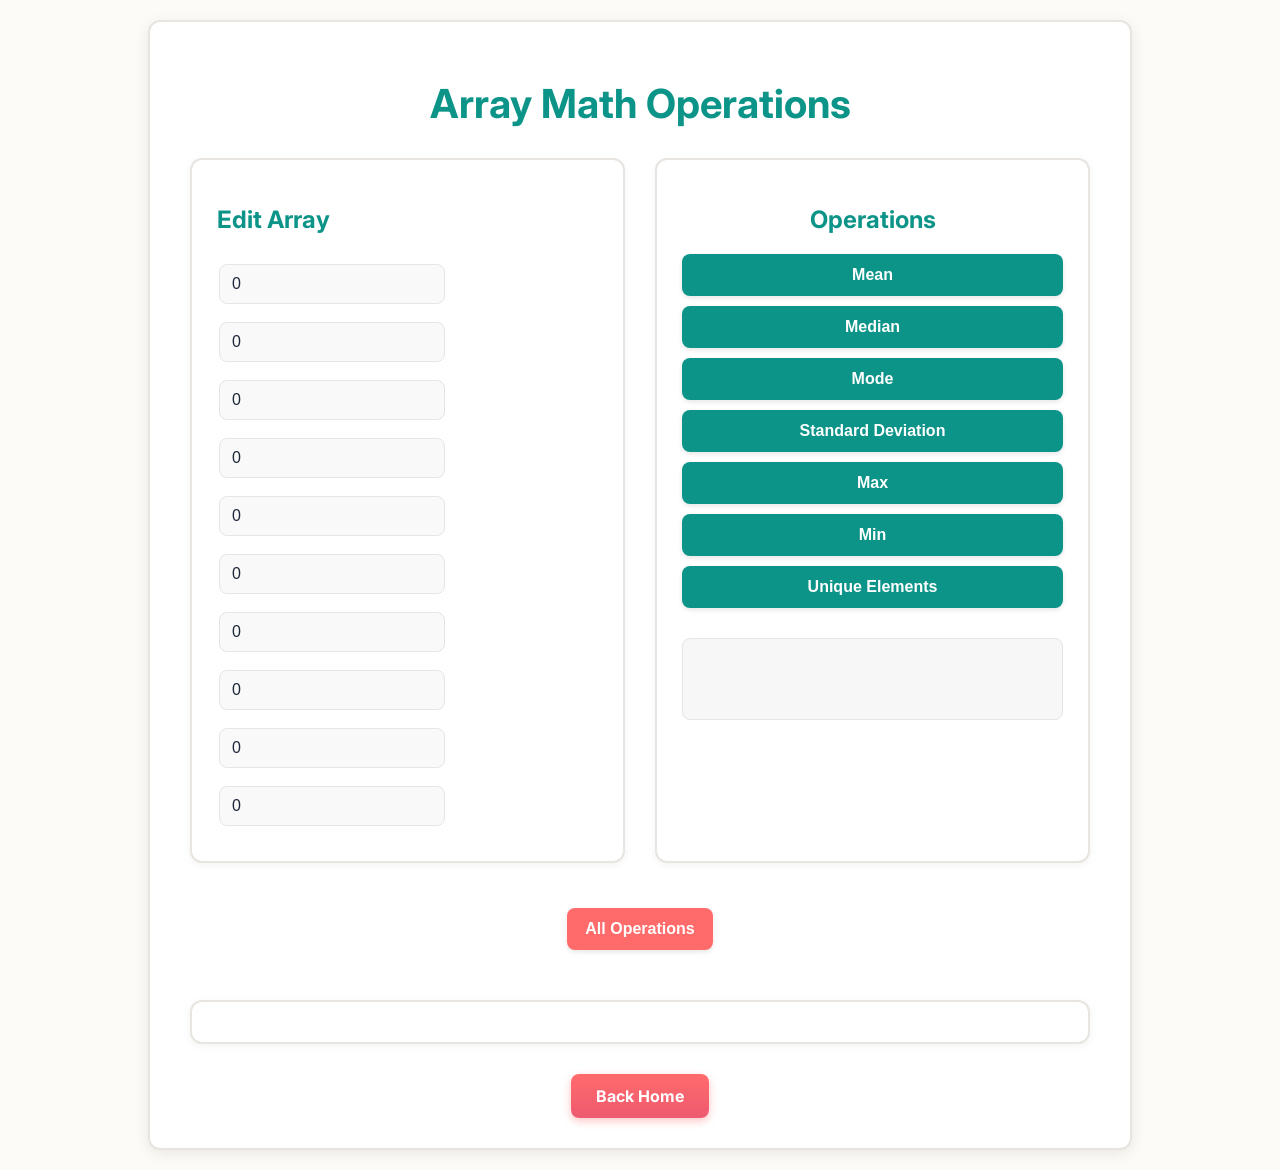
<file: apps/math/math.html>
<!DOCTYPE html>
<html lang="en">
<head>
    <meta charset="UTF-8">
    <meta name="viewport" content="width=device-width, initial-scale=1.0">
    <title>Math Operations Game</title>
    <link rel="preconnect" href="https://fonts.googleapis.com">
    <link rel="preconnect" href="https://fonts.gstatic.com" crossorigin>
    <link href="https://fonts.googleapis.com/css2?family=Inter:wght@400;700&display=swap" rel="stylesheet">
    <link rel="stylesheet" href="math.css">
</head>
<body>
    <div class="container">
        <h1 id="game-title"></h1>

        <div class="content-wrapper">
            <div class="table-container">
                <h2>Edit Array</h2>
                <table id="array-table">
                    <tbody>
                        <!-- Table rows will be generated by JavaScript -->
                    </tbody>
                </table>
            </div>

            <div class="operations-container">
                <h2>Operations</h2>
                <button class="operation-btn" data-operation="mean">Mean</button>
                <button class="operation-btn" data-operation="median">Median</button>
                <button class="operation-btn" data-operation="mode">Mode</button>
                <button class="operation-btn" data-operation="stdDev">Standard Deviation</button>
                <button class="operation-btn" data-operation="max">Max</button>
                <button class="operation-btn" data-operation="min">Min</button>
                <button class="operation-btn" data-operation="uniqueCount">Unique Elements</button>

                <div id="results-display" class="results-display">
                    <!-- Results will appear here -->
                </div>
            </div>
        </div>

        <div class="all-button-container">
            <button id="all-operations-btn" class="all-btn">All Operations</button>
        </div>

        <div id="summary-display" class="summary-display">
            <!-- Grand summary will appear here -->
        </div>

        <a href="../../index.html" class="back-home-btn">Back Home</a>
    </div>

    <script src="math.js"></script>
</body>
</html>
</file>
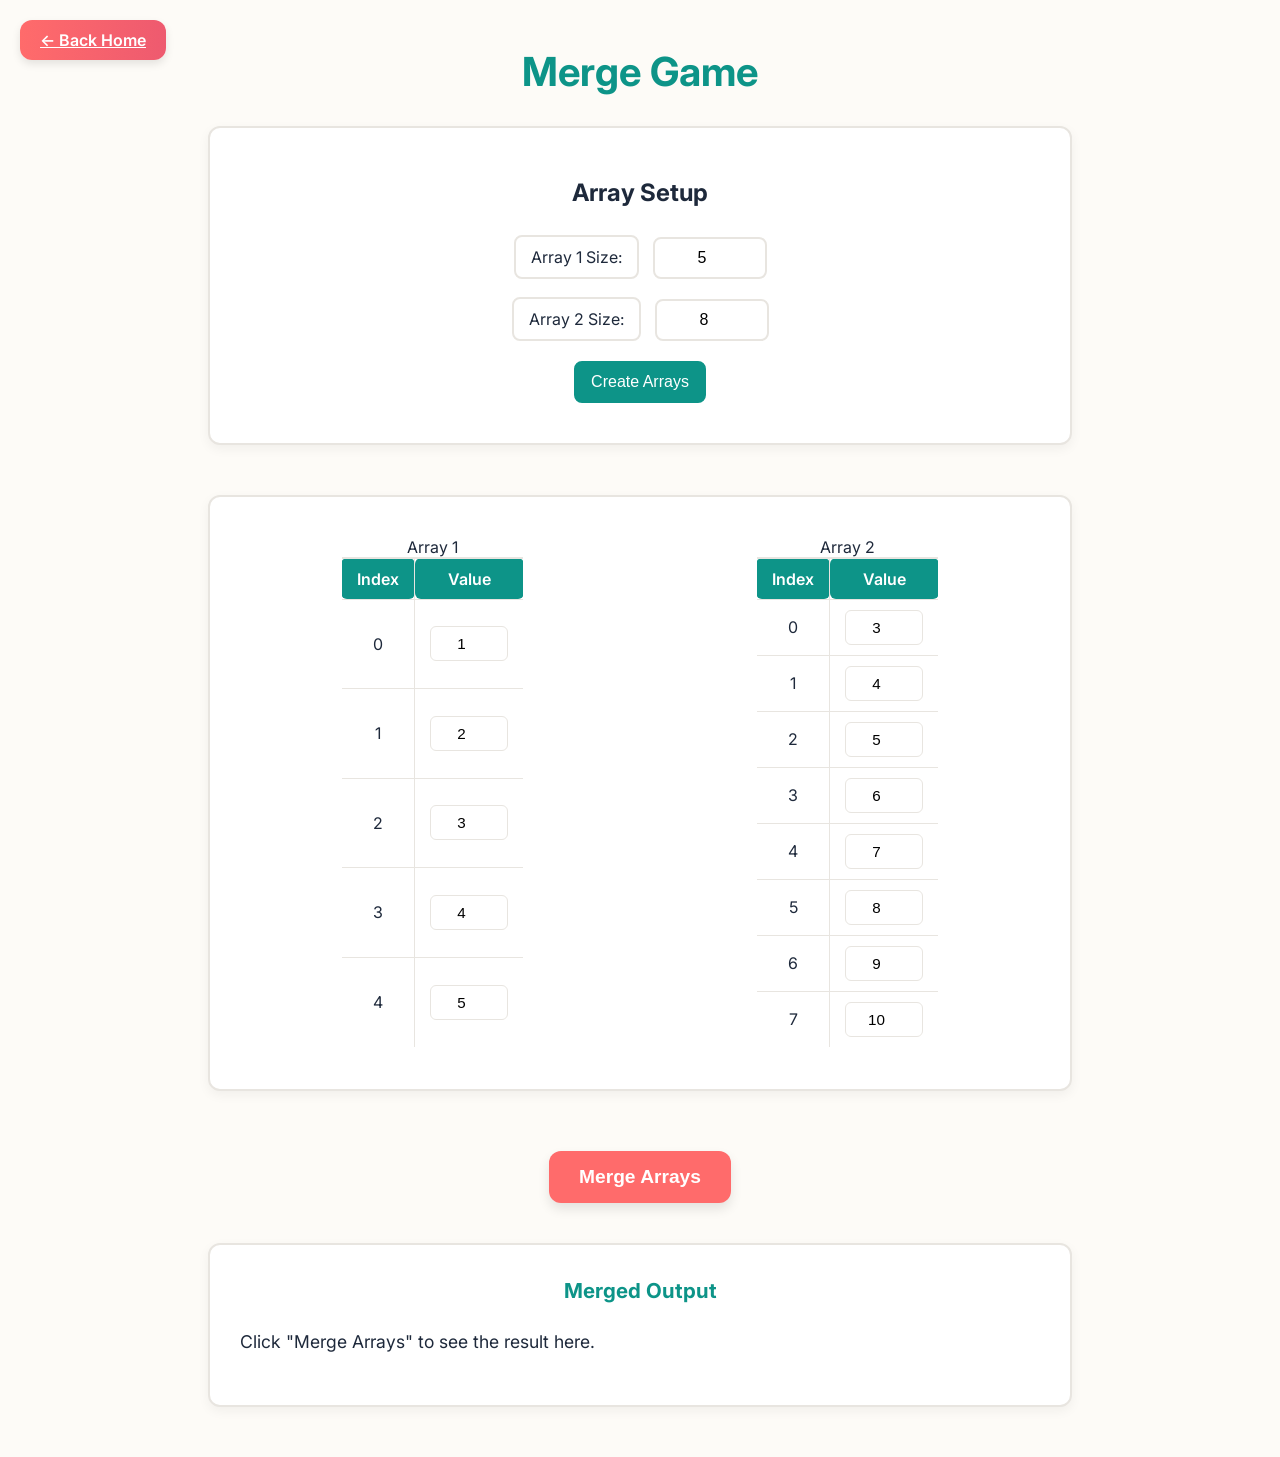
<file: apps/merge/merge.html>
<!DOCTYPE html>
<html lang="en">
<head>
    <meta charset="UTF-8">
    <meta name="viewport" content="width=device-width, initial-scale=1.0">
    <title>Merge Game</title>
    <link rel="preconnect" href="https://fonts.googleapis.com">
    <link rel="preconnect" href="https://fonts.gstatic.com" crossorigin>
    <link href="https://fonts.googleapis.com/css2?family=Inter:wght@400;600;700&display=swap" rel="stylesheet">
    <style>
        /* Teal & Coral Theme */
        :root {
            --background-color: #FDFBF7; /* Soft Cream */
            --text-color: #1E293B;       /* Slate */
            --primary-accent: #0D9488;   /* Teal */
            --secondary-accent: #FF6B6B; /* Coral */
            --secondary-hover: #EE5A6F;  /* Slightly darker coral for hover */
            --border-color: #E8E5E0;     /* Light Grey-ish for borders */
            --container-bg: #FFFFFF;     /* White containers */
        }

        body {
            font-family: 'Inter', sans-serif;
            background-color: var(--background-color);
            color: var(--text-color);
            margin: 0;
            padding: 20px;
            display: flex;
            flex-direction: column;
            align-items: center;
        }

        .game-title {
            color: var(--primary-accent);
            text-align: center;
            margin-bottom: 30px;
            font-size: 2.5em;
            font-weight: 700;
        }

        .button-home {
            position: absolute;
            top: 20px;
            left: 20px;
            background: linear-gradient(to right, var(--secondary-accent), var(--secondary-hover));
            color: white;
            padding: 10px 20px;
            border: none;
            border-radius: 12px;
            cursor: pointer;
            font-size: 1em;
            font-weight: 600;
            box-shadow: 0 4px 8px rgba(0, 0, 0, 0.1);
            transition: background 0.3s ease, transform 0.2s ease;
            z-index: 10; /* Ensure it's above other content */
        }

        .button-home:hover {
            background: linear-gradient(to right, var(--secondary-hover), var(--secondary-accent));
            transform: translateY(-2px);
        }

        .container {
            background-color: var(--container-bg);
            border: 2px solid var(--border-color);
            border-radius: 12px;
            padding: 30px;
            margin-bottom: 30px;
            box-shadow: 0 4px 12px rgba(0, 0, 0, 0.05);
            width: 90%;
            max-width: 800px;
            text-align: center;
        }

        .input-section label,
        .input-section input,
        .input-section button {
            margin: 10px 5px;
            padding: 10px 15px;
            border: 2px solid var(--border-color);
            border-radius: 8px;
            font-size: 1em;
        }

        .input-section input[type="number"] {
            width: 80px;
            text-align: center;
            background-color: var(--container-bg);
        }

        .input-section button {
            background-color: var(--primary-accent);
            color: white;
            cursor: pointer;
            transition: background-color 0.3s ease, transform 0.2s ease;
            border-color: var(--primary-accent);
        }

        .input-section button:hover {
            background-color: #077A70; /* Darker teal for hover */
            transform: translateY(-1px);
        }

        .array-table-container {
            margin-top: 20px;
            display: flex;
            justify-content: space-around;
            flex-wrap: wrap;
            gap: 30px;
        }

        table {
            border-collapse: collapse;
            margin: 10px;
            background-color: var(--container-bg);
            border: 2px solid var(--border-color);
            border-radius: 8px;
            overflow: hidden; /* To ensure rounded corners for cells */
        }

        th, td {
            padding: 10px 15px;
            text-align: center;
            border: 1px solid var(--border-color);
            border-radius: 6px; /* Slightly rounded cells */
        }

        th {
            background-color: var(--primary-accent);
            color: white;
            font-weight: 600;
        }

        td input[type="number"] {
            width: 60px;
            text-align: center;
            padding: 8px;
            border: 1px solid var(--border-color);
            border-radius: 6px;
            font-size: 0.95em;
            background-color: var(--container-bg);
        }

        .merge-button {
            display: block;
            margin: 30px auto 0;
            padding: 15px 30px;
            background-color: var(--secondary-accent);
            color: white;
            border: none;
            border-radius: 12px;
            font-size: 1.2em;
            font-weight: 700;
            cursor: pointer;
            box-shadow: 0 6px 12px rgba(0, 0, 0, 0.1);
            transition: background 0.3s ease, transform 0.2s ease;
        }

        .merge-button:hover {
            background: linear-gradient(to right, var(--secondary-hover), var(--secondary-accent));
            transform: translateY(-3px);
        }

        #output-container {
            margin-top: 40px;
            padding: 30px;
            background-color: var(--container-bg);
            border: 2px solid var(--border-color);
            border-radius: 12px;
            box-shadow: 0 4px 12px rgba(0, 0, 0, 0.05);
            width: 90%;
            max-width: 800px;
            min-height: 100px; /* To give it some visible space even when empty */
            text-align: left;
            font-size: 1.1em;
            line-height: 1.6;
            overflow-wrap: break-word; /* To handle long merged arrays */
        }

        #output-container h3 {
            color: var(--primary-accent);
            margin-top: 0;
            text-align: center;
        }

        /* Responsive adjustments */
        @media (max-width: 768px) {
            .array-table-container {
                flex-direction: column;
                align-items: center;
            }
            table {
                margin: 10px auto;
            }
        }
    </style>
</head>
<body>

    <a href="../../index.html" class="button-home">&larr; Back Home</a>

    <h1 class="game-title">Merge Game</h1>

    <div class="container input-section">
        <h2>Array Setup</h2>
        <div>
            <label for="array1-size">Array 1 Size:</label>
            <input type="number" id="array1-size" min="1" value="5">
        </div>
        <div>
            <label for="array2-size">Array 2 Size:</label>
            <input type="number" id="array2-size" min="1" value="8">
        </div>
        <button id="create-arrays-btn">Create Arrays</button>
    </div>

    <div class="container array-table-container" id="arrays-display">
        <!-- Tables will be generated here by JavaScript -->
    </div>

    <button class="merge-button" id="merge-btn">Merge Arrays</button>

    <div class="container" id="output-container">
        <h3>Merged Output</h3>
        <p>Click "Merge Arrays" to see the result here.</p>
    </div>

    <script src="merge.js"></script>
</body>
</html>
</file>
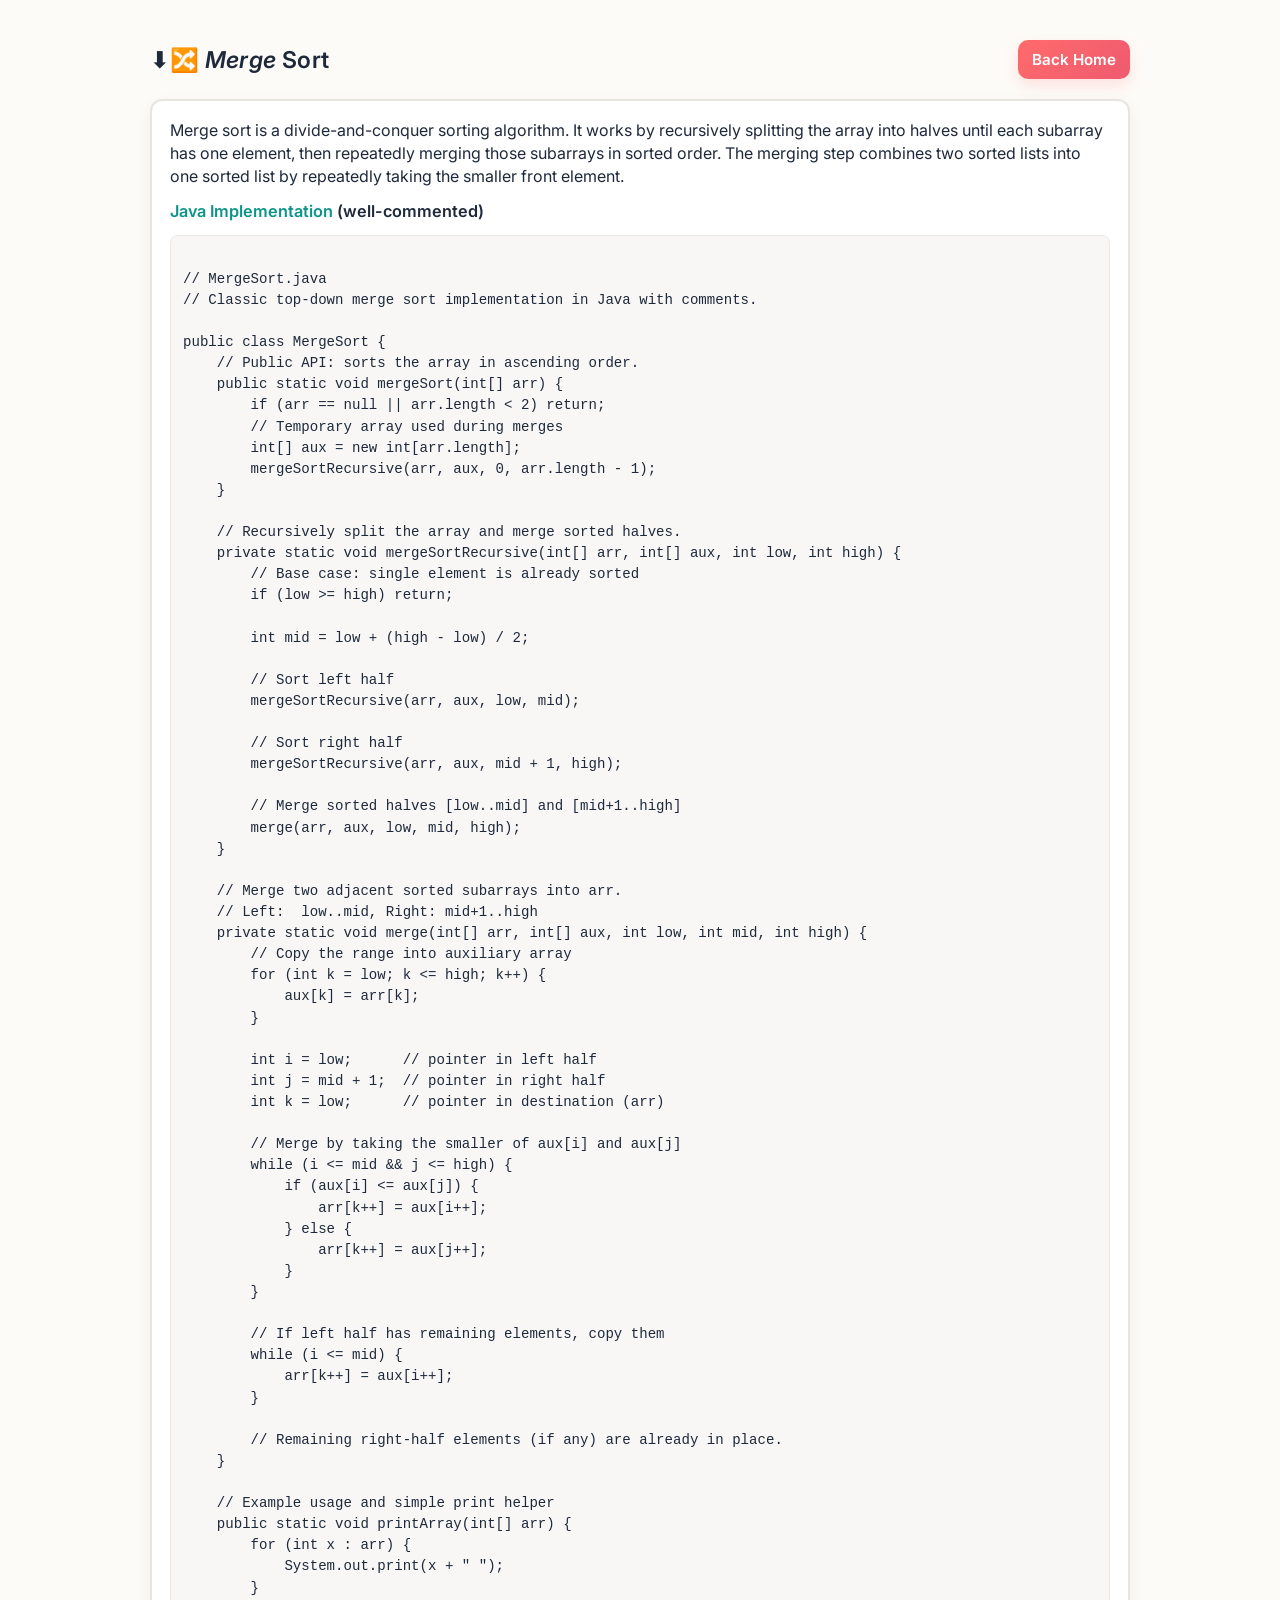
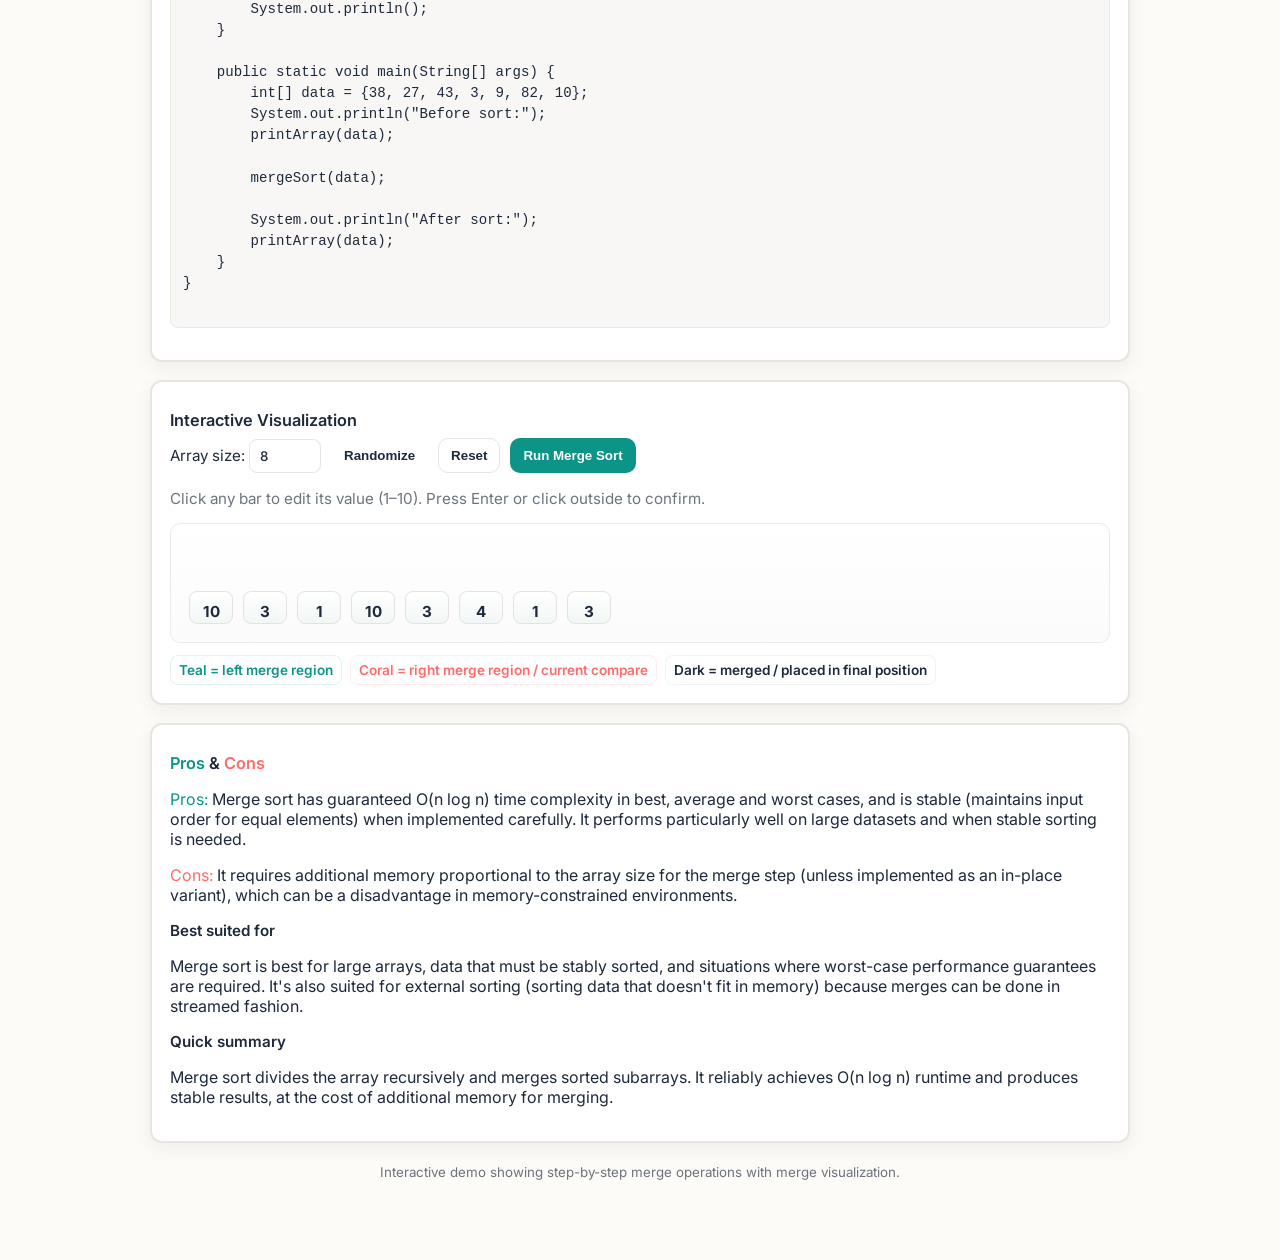
<file: apps/merge_sort/merge_sort.html>
<!doctype html>
<html lang="en">
<head>
  <meta charset="utf-8" />
  <meta name="viewport" content="width=device-width,initial-scale=1" />
  <title>Merge Sort — Interactive Module</title>

  <!-- Google Font: Inter -->
  <link href="https://fonts.googleapis.com/css2?family=Inter:wght@300;400;600;700&display=swap" rel="stylesheet">

  <link rel="stylesheet" href="./merge_sort.css">
</head>
<body>
  <main class="app">
    <header class="header">
      <h1 class="title">⬇️🔀 <i>Merge</i> Sort</h1>
      <a class="back-home" href="../../index.html" rel="noopener">Back Home</a>
    </header>

    <section class="card">
      <p class="lead">
        Merge sort is a divide-and-conquer sorting algorithm. It works by recursively splitting the array into halves until
        each subarray has one element, then repeatedly merging those subarrays in sorted order. The merging step combines two
        sorted lists into one sorted list by repeatedly taking the smaller front element.
      </p>

      <h2 class="sub"><span style="color: #0D9488;">Java Implementation</span> (well-commented)</h2>
      <pre class="code"><code>
// MergeSort.java
// Classic top-down merge sort implementation in Java with comments.

public class MergeSort {
    // Public API: sorts the array in ascending order.
    public static void mergeSort(int[] arr) {
        if (arr == null || arr.length < 2) return;
        // Temporary array used during merges
        int[] aux = new int[arr.length];
        mergeSortRecursive(arr, aux, 0, arr.length - 1);
    }

    // Recursively split the array and merge sorted halves.
    private static void mergeSortRecursive(int[] arr, int[] aux, int low, int high) {
        // Base case: single element is already sorted
        if (low >= high) return;

        int mid = low + (high - low) / 2;

        // Sort left half
        mergeSortRecursive(arr, aux, low, mid);

        // Sort right half
        mergeSortRecursive(arr, aux, mid + 1, high);

        // Merge sorted halves [low..mid] and [mid+1..high]
        merge(arr, aux, low, mid, high);
    }

    // Merge two adjacent sorted subarrays into arr.
    // Left:  low..mid, Right: mid+1..high
    private static void merge(int[] arr, int[] aux, int low, int mid, int high) {
        // Copy the range into auxiliary array
        for (int k = low; k <= high; k++) {
            aux[k] = arr[k];
        }

        int i = low;      // pointer in left half
        int j = mid + 1;  // pointer in right half
        int k = low;      // pointer in destination (arr)

        // Merge by taking the smaller of aux[i] and aux[j]
        while (i <= mid && j <= high) {
            if (aux[i] <= aux[j]) {
                arr[k++] = aux[i++];
            } else {
                arr[k++] = aux[j++];
            }
        }

        // If left half has remaining elements, copy them
        while (i <= mid) {
            arr[k++] = aux[i++];
        }

        // Remaining right-half elements (if any) are already in place.
    }

    // Example usage and simple print helper
    public static void printArray(int[] arr) {
        for (int x : arr) {
            System.out.print(x + " ");
        }
        System.out.println();
    }

    public static void main(String[] args) {
        int[] data = {38, 27, 43, 3, 9, 82, 10};
        System.out.println("Before sort:");
        printArray(data);

        mergeSort(data);

        System.out.println("After sort:");
        printArray(data);
    }
}
      </code></pre>
    </section>

    <section class="card interactive">
      <h2 class="sub">Interactive Visualization</h2>

      <div class="controls">
        <label class="small">Array size:
          <input id="sizeInput" type="number" min="2" max="12" value="8">
        </label>

        <button id="randomizeBtn" class="btn">Randomize</button>
        <button id="resetBtn" class="btn outline">Reset</button>
        <button id="startBtn" class="btn primary">Run Merge Sort</button>
      </div>

      <p class="small muted">Click any bar to edit its value (1–10). Press Enter or click outside to confirm.</p>

      <div id="arrayContainer" class="array"></div>

      <div class="legend">
        <span class="chip">Teal = left merge region</span>
        <span class="chip alt">Coral = right merge region / current compare</span>
        <span class="chip done">Dark = merged / placed in final position</span>
      </div>
    </section>

    <section class="card">
      <h2 class="sub"><span style="color: #0D9488;">Pros</span> & <span style="color: #FF6B6B;">Cons</span></h2>
      <p>
        <span style="color: #0D9488;">Pros:</span> Merge sort has guaranteed O(n log n) time complexity in best, average and worst cases, and is stable
        (maintains input order for equal elements) when implemented carefully. It performs particularly well on large datasets and when stable sorting is needed.
      </p>
      <p>
        <span style="color: #FF6B6B;">Cons:</span> It requires additional memory proportional to the array size for the merge step (unless implemented as an in-place variant),
        which can be a disadvantage in memory-constrained environments.
      </p>

      <h3 class="sub small">Best suited for</h3>
      <p>
        Merge sort is best for large arrays, data that must be stably sorted, and situations where worst-case performance guarantees are required.
        It's also suited for external sorting (sorting data that doesn't fit in memory) because merges can be done in streamed fashion.
      </p>

      <h3 class="sub small">Quick summary</h3>
      <p>
        Merge sort divides the array recursively and merges sorted subarrays. It reliably achieves O(n log n) runtime and produces stable results,
        at the cost of additional memory for merging.
      </p>
    </section>

    <footer class="foot">
      <small class="muted">Interactive demo showing step-by-step merge operations with merge visualization.</small>
    </footer>
  </main>

  <script type="module" src="./merge_sort.js"></script>
</body>
</html>
</file>
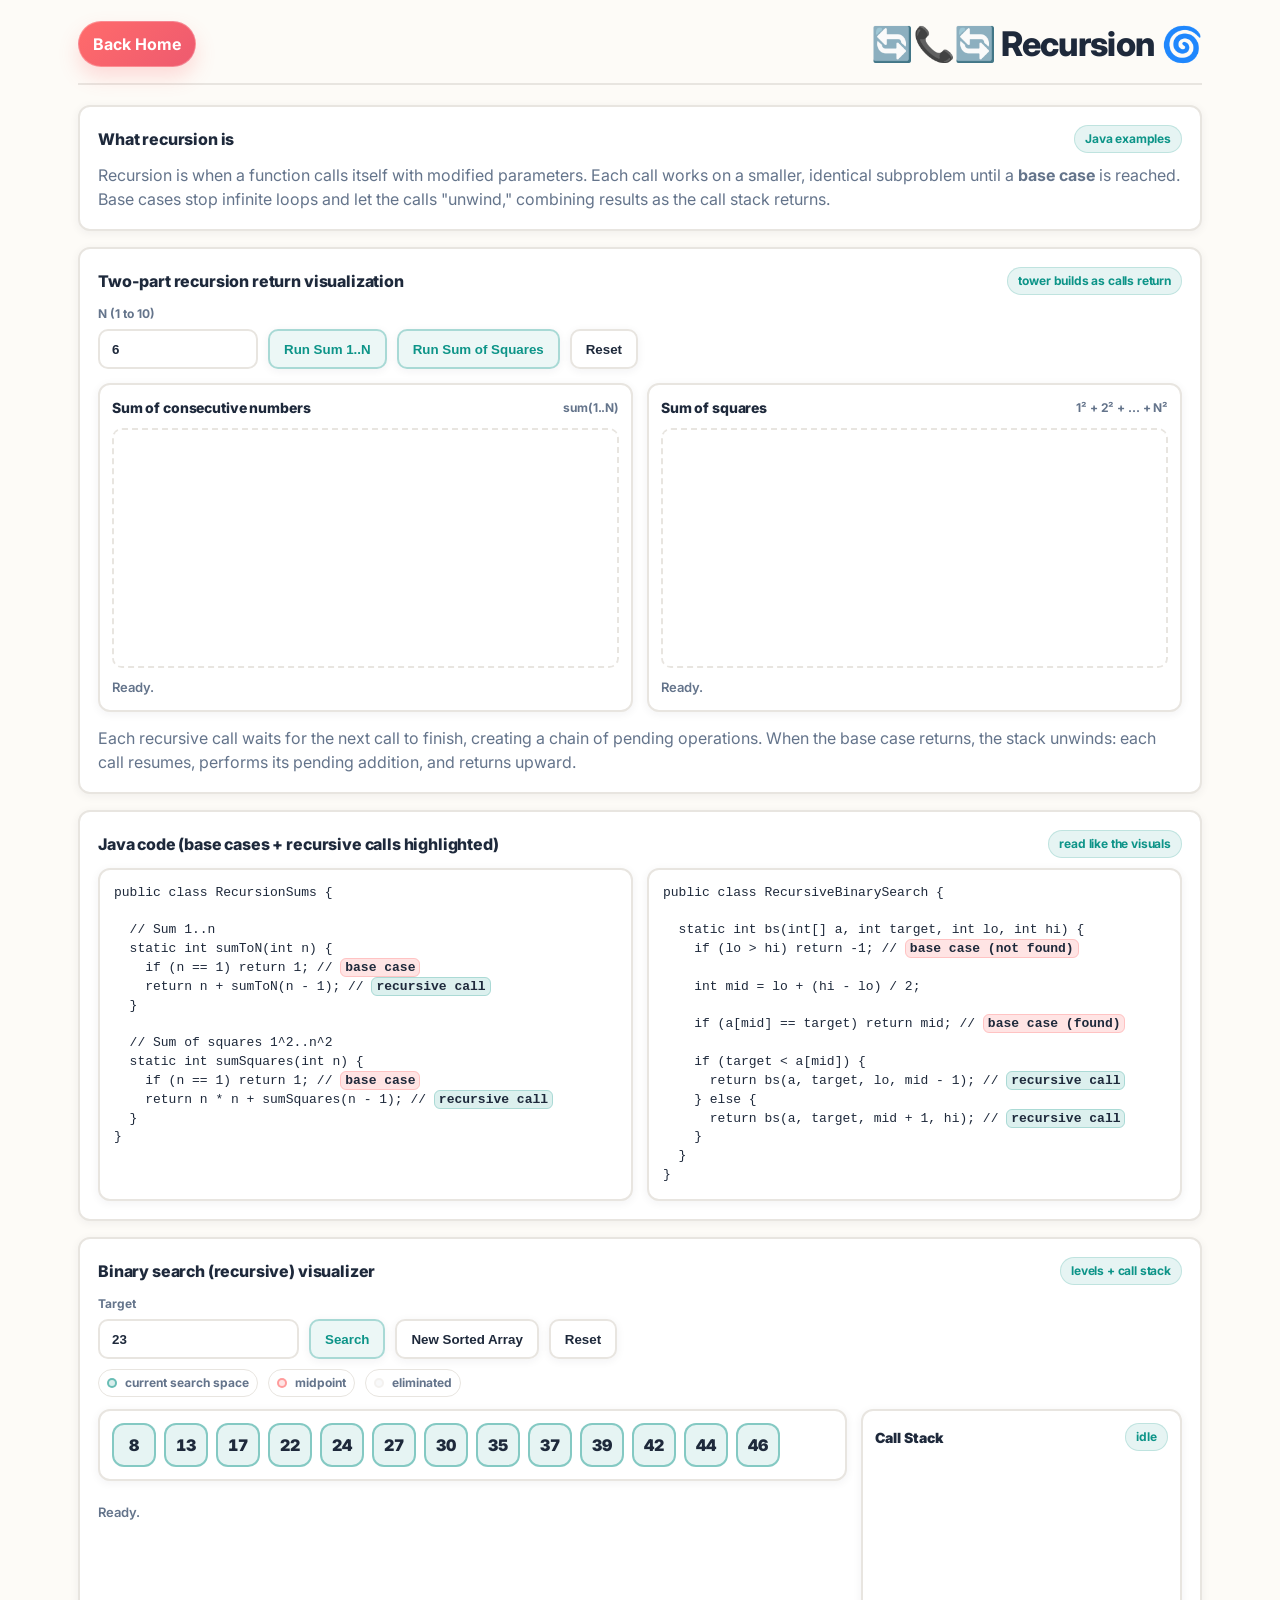
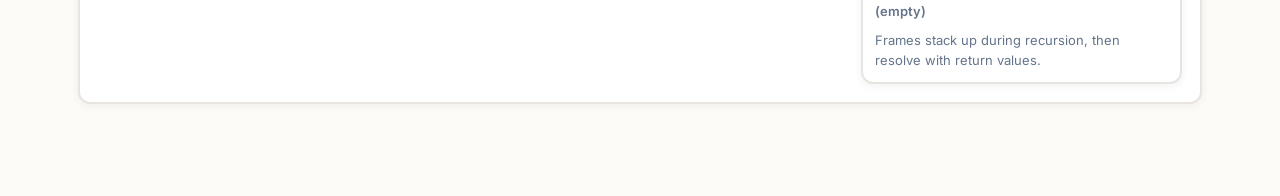
<file: apps/recursion/recursion.html>
<!doctype html>
<html lang="en">
<head>
  <meta charset="UTF-8" />
  <meta name="viewport" content="width=device-width, initial-scale=1.0" />
  <title>Recursion</title>
  <link rel="preconnect" href="https://fonts.googleapis.com">
  <link rel="preconnect" href="https://fonts.gstatic.com" crossorigin>
  <link href="https://fonts.googleapis.com/css2?family=Inter:wght@400;600;700;800;900&display=swap" rel="stylesheet">
  <style>
    :root{
      --bg: #FDFBF7;
      --text: #1E293B;
      --muted: #64748B;
      --teal: #0D9488;
      --coral: #FF6B6B;
      --border: #E8E5E0;
      --shadow-soft: 0 2px 10px rgba(30, 41, 59, 0.06);
    }

    *{ box-sizing: border-box; }
    body{
      margin: 0;
      font-family: Inter, sans-serif;
      background: var(--bg);
      color: var(--text);
      line-height: 1.5;
    }

    .wrap{
      max-width: 1160px;
      margin: 0 auto;
      padding: 0 18px 60px;
    }

    header{
      display: flex;
      align-items: center;
      justify-content: space-between;
      padding: 18px 0 14px;
      position: sticky;
      top: 0;
      background: var(--bg);
      z-index: 999;
      border-bottom: 2px solid var(--border);
      margin-bottom: 20px;
    }

    h1{
      font-size: clamp(22px, 3vw, 34px);
      margin: 0;
      font-weight: 800;
      letter-spacing: -0.02em;
    }

    .back-home{
      display: inline-flex;
      align-items: center;
      gap: 10px;
      padding: 10px 14px;
      border-radius: 999px;
      text-decoration: none;
      color: #fff;
      font-weight: 700;
      background: linear-gradient(135deg, #FF6B6B, #EE5A6F);
      box-shadow: 0 10px 20px rgba(255, 107, 107, 0.22);
      border: 1px solid rgba(255, 255, 255, 0.25);
      transition: transform .12s ease, box-shadow .12s ease, filter .12s ease;
      user-select: none;
    }
    .back-home:hover{
      transform: translateY(-1px);
      filter: saturate(1.05);
      box-shadow: 0 14px 28px rgba(255, 107, 107, 0.28);
    }

    .card{
      background: white;
      border: 2px solid var(--border);
      border-radius: 12px;
      box-shadow: var(--shadow-soft);
      padding: 18px;
      margin-bottom: 16px;
    }

    .muted{ color: var(--muted); }

    .grid{
      display: grid;
      grid-template-columns: 1fr 1.2fr;
      gap: 14px;
    }

    @media (max-width: 940px){
      header{ justify-content:center; }
      .back-home{ position: static; margin-right: auto; }
      header{ gap: 12px; }
      .grid{ grid-template-columns: 1fr; }
    }

    .section-title{
      margin: 0 0 10px;
      font-size: 16px;
      font-weight: 800;
      letter-spacing: -0.01em;
      display:flex;
      align-items:center;
      justify-content:space-between;
      gap: 10px;
    }

    .pill{
      font-size: 12px;
      font-weight: 700;
      color: var(--teal);
      background: rgba(13, 148, 136, 0.10);
      border: 1px solid rgba(13, 148, 136, 0.18);
      padding: 4px 10px;
      border-radius: 999px;
      white-space: nowrap;
    }

    .two-col{
      display:grid;
      grid-template-columns: 1fr 1fr;
      gap: 14px;
    }
    @media (max-width: 940px){
      .two-col{ grid-template-columns: 1fr; }
    }

    .controls{
      display:flex;
      gap: 10px;
      align-items:flex-end;
      flex-wrap: wrap;
      margin-top: 10px;
    }
    label{
      display:flex;
      flex-direction:column;
      gap: 6px;
      font-size: 12px;
      font-weight: 700;
      color: var(--muted);
      min-width: 160px;
    }
    input{
      height: 40px;
      padding: 0 12px;
      border-radius: 10px;
      border: 2px solid var(--border);
      background: white;
      outline: none;
      color: var(--text);
      font-weight: 600;
    }
    input:focus{
      border-color: rgba(13, 148, 136, 0.55);
      box-shadow: 0 0 0 3px rgba(13, 148, 136, 0.12);
    }

    .btn{
      height: 40px;
      padding: 0 14px;
      border-radius: 10px;
      border: 2px solid var(--border);
      background: white;
      color: var(--text);
      font-weight: 800;
      cursor: pointer;
      box-shadow: var(--shadow-soft);
      transition: transform .12s ease, box-shadow .12s ease, border-color .12s ease;
    }
    .btn:hover{
      transform: translateY(-1px);
      border-color: rgba(13, 148, 136, 0.35);
      box-shadow: 0 10px 18px rgba(15, 23, 42, 0.08);
    }
    .btn.primary{
      border-color: rgba(13, 148, 136, 0.30);
      background: rgba(13, 148, 136, 0.08);
      color: var(--teal);
    }

    .hint{
      margin-top: 10px;
      font-size: 13px;
      color: var(--muted);
    }

    /* Block towers */
    .tower-area{
      display:flex;
      gap: 14px;
      align-items:flex-start;
    }
    .tower{
      flex: 1;
      border: 2px solid var(--border);
      border-radius: 12px;
      background: #fff;
      padding: 12px;
      box-shadow: var(--shadow-soft);
    }
    .tower h3{
      margin: 0 0 10px;
      font-size: 14px;
      font-weight: 800;
      letter-spacing: -0.01em;
      display:flex;
      align-items:center;
      justify-content:space-between;
      gap: 10px;
    }
    .tower .sub{
      font-size: 12px;
      font-weight: 700;
      color: var(--muted);
    }
    .tower-visual{
    height: 240px;
    border-radius: 10px;
    border: 2px dashed var(--border);
    background: #fff;
    padding: 10px;
    display:flex;
    align-items:flex-start; /* Changed from flex-end */
    justify-content:center;
    overflow-y: auto; /* Enables scrolling */
    }
    .stack{
    width: 100%;
    max-width: 220px;
    display:flex;
    flex-direction:column; /* Changed from column-reverse */
    gap: 6px;
    align-items:stretch;
    min-height: 240px; /* ADD THIS - ensures content can overflow */
    }
    .block{
      border-radius: 10px;
      border: 2px solid rgba(13, 148, 136, 0.25);
      background: rgba(13, 148, 136, 0.10);
      color: var(--text);
      font-weight: 800;
      padding: 8px 10px;
      display:flex;
      justify-content:space-between;
      gap: 10px;
      box-shadow: 0 8px 14px rgba(15, 23, 42, 0.06);
    }
    .block .k{
      color: var(--teal);
      font-weight: 900;
    }
    .block .expr{
      color: var(--muted);
      font-weight: 800;
      font-size: 12px;
    }
    .block.returned{
      border-color: rgba(255, 107, 107, 0.28);
      background: rgba(255, 107, 107, 0.12);
    }
    .block.returned .k{
      color: #C24141;
    }
    .block .val{
      font-variant-numeric: tabular-nums;
    }

    /* Code */
    pre{
      margin: 0;
      padding: 14px;
      background: #fff;
      border: 2px solid var(--border);
      border-radius: 12px;
      overflow:auto;
      box-shadow: var(--shadow-soft);
      font-size: 13px;
      line-height: 1.45;
    }
    code{ font-family: ui-monospace, SFMono-Regular, Menlo, Monaco, Consolas, "Liberation Mono", "Courier New", monospace; }
    .hl-base{
      background: rgba(255, 107, 107, 0.18);
      border: 1px solid rgba(255, 107, 107, 0.28);
      border-radius: 6px;
      padding: 1px 4px;
      font-weight: 800;
    }
    .hl-rec{
      background: rgba(13, 148, 136, 0.14);
      border: 1px solid rgba(13, 148, 136, 0.24);
      border-radius: 6px;
      padding: 1px 4px;
      font-weight: 800;
    }

    /* Binary search visualizer */
    .bs-layout{
      display:grid;
      grid-template-columns: 1.4fr 0.6fr;
      gap: 14px;
      align-items:start;
    }
    @media (max-width: 940px){
      .bs-layout{ grid-template-columns: 1fr; }
    }

    .array-row{
      display:flex;
      flex-wrap: wrap;
      gap: 8px;
      padding: 12px;
      border: 2px solid var(--border);
      border-radius: 12px;
      background: #fff;
      box-shadow: var(--shadow-soft);
    }
    .cell{
      width: 44px;
      height: 44px;
      border-radius: 12px;
      border: 2px solid var(--border);
      display:flex;
      align-items:center;
      justify-content:center;
      font-weight: 900;
      color: var(--text);
      background: #fff;
      font-variant-numeric: tabular-nums;
    }
    .cell.active{
      border-color: rgba(13,148,136,0.45);
      background: rgba(13,148,136,0.10);
    }
    .cell.mid{
      border-color: rgba(255,107,107,0.55);
      background: rgba(255,107,107,0.14);
    }
    .cell.elim{
      opacity: 0.45;
      filter: grayscale(1);
    }

    .levels{
      margin-top: 12px;
      display:flex;
      flex-direction:column;
      gap: 10px;
    }
    .level{
      border: 2px solid var(--border);
      border-radius: 12px;
      background: #fff;
      box-shadow: var(--shadow-soft);
      padding: 10px;
    }
    .level-top{
      display:flex;
      align-items:center;
      justify-content:space-between;
      gap: 10px;
      font-size: 12px;
      color: var(--muted);
      font-weight: 800;
      margin-bottom: 8px;
    }
    .kv{
      display:flex;
      gap: 10px;
      flex-wrap: wrap;
    }
    .kv span{
      padding: 4px 8px;
      border-radius: 999px;
      border: 1px solid var(--border);
      background: #fff;
      font-variant-numeric: tabular-nums;
    }
    .kv .t{ border-color: rgba(13,148,136,0.25); color: var(--teal); background: rgba(13,148,136,0.08); }
    .kv .m{ border-color: rgba(255,107,107,0.30); color: #C24141; background: rgba(255,107,107,0.10); }

    .stackbox{
      border: 2px solid var(--border);
      border-radius: 12px;
      background: #fff;
      box-shadow: var(--shadow-soft);
      padding: 12px;
      position: sticky;
      top: 14px;
    }
    .stackbox h3{
      margin: 0 0 10px;
      font-size: 14px;
      font-weight: 900;
      display:flex;
      align-items:center;
      justify-content:space-between;
      gap: 10px;
    }
    .stacklist{
      display:flex;
      flex-direction:column-reverse;
      gap: 8px;
      min-height: 160px;
    }
    .frame{
      border-radius: 12px;
      border: 2px solid rgba(13,148,136,0.25);
      background: rgba(13,148,136,0.08);
      padding: 10px;
      font-size: 12px;
      font-weight: 800;
      color: var(--text);
    }
    .frame .sig{
      color: var(--teal);
      font-weight: 900;
    }
    .frame.resolving{
      border-color: rgba(255,107,107,0.30);
      background: rgba(255,107,107,0.10);
    }
    .frame .ret{
      margin-top: 6px;
      color: var(--muted);
      font-weight: 800;
      font-variant-numeric: tabular-nums;
    }

    .status{
      margin-top: 10px;
      font-size: 13px;
      color: var(--muted);
      font-weight: 600;
    }
    .status strong{ color: var(--text); }

    .legend{
      display:flex;
      gap: 10px;
      flex-wrap: wrap;
      margin-top: 10px;
      font-size: 12px;
      color: var(--muted);
      font-weight: 700;
    }
    .sw{
      display:inline-flex;
      align-items:center;
      gap: 8px;
      padding: 4px 8px;
      border-radius: 999px;
      border: 1px solid var(--border);
      background:#fff;
    }
    .dot{
      width: 10px;
      height: 10px;
      border-radius: 999px;
      border: 2px solid var(--border);
      background:#fff;
    }
    .dot.teal{ border-color: rgba(13,148,136,0.55); background: rgba(13,148,136,0.16); }
    .dot.coral{ border-color: rgba(255,107,107,0.60); background: rgba(255,107,107,0.18); }
    .dot.gray{ opacity:0.5; background:#f3f4f6; }

    .split{
      display:grid;
      grid-template-columns: 1fr 1fr;
      gap: 14px;
    }
    @media (max-width: 940px){
      .split{ grid-template-columns: 1fr; }
    }
  </style>
</head>

<body>
  <div class="wrap">
    <header>
      <a class="back-home" href="../../index.html">Back Home</a>
      <h1 id="gameTitle">🔄📞🔄 Recursion 🌀</h1> <!-- EDIT TITLE HERE -->
    </header>

    <section class="card">
      <div class="section-title">
        <span>What recursion is</span>
        <span class="pill">Java examples</span>
      </div>
      <p class="muted" style="margin:0;">
        Recursion is when a function calls itself with modified parameters. Each call works on a smaller,
        identical subproblem until a <strong>base case</strong> is reached. Base cases stop infinite loops and
        let the calls "unwind," combining results as the call stack returns.
      </p>
    </section>

    <section class="card">
      <div class="section-title">
        <span>Two-part recursion return visualization</span>
        <span class="pill">tower builds as calls return</span>
      </div>

      <div class="controls">
        <label>
          N (1 to 10)
          <input id="nInput" type="number" min="1" max="10" value="6" />
        </label>
        <button class="btn primary" id="runSumBtn">Run Sum 1..N</button>
        <button class="btn primary" id="runSquaresBtn">Run Sum of Squares</button>
        <button class="btn" id="resetTowersBtn">Reset</button>
      </div>

      <div class="tower-area" style="margin-top:14px;">
        <div class="tower">
          <h3>
            <span>Sum of consecutive numbers</span>
            <span class="sub">sum(1..N)</span>
          </h3>
          <div class="tower-visual">
            <div class="stack" id="sumTower"></div>
          </div>
          <div class="status" id="sumStatus">Ready.</div>
        </div>

        <div class="tower">
          <h3>
            <span>Sum of squares</span>
            <span class="sub">1² + 2² + … + N²</span>
          </h3>
          <div class="tower-visual">
            <div class="stack" id="sqTower"></div>
          </div>
          <div class="status" id="sqStatus">Ready.</div>
        </div>
      </div>

      <p class="muted" style="margin:14px 0 0;">
        Each recursive call waits for the next call to finish, creating a chain of pending operations.
        When the base case returns, the stack unwinds: each call resumes, performs its pending addition, and returns upward.
      </p>
    </section>

    <section class="card">
      <div class="section-title">
        <span>Java code (base cases + recursive calls highlighted)</span>
        <span class="pill">read like the visuals</span>
      </div>

      <div class="split">
        <pre><code>public class RecursionSums {

  // Sum 1..n
  static int sumToN(int n) {
    if (n == 1) return 1; // <span class="hl-base">base case</span>
    return n + sumToN(n - 1); // <span class="hl-rec">recursive call</span>
  }

  // Sum of squares 1^2..n^2
  static int sumSquares(int n) {
    if (n == 1) return 1; // <span class="hl-base">base case</span>
    return n * n + sumSquares(n - 1); // <span class="hl-rec">recursive call</span>
  }
}</code></pre>

        <pre><code>public class RecursiveBinarySearch {

  static int bs(int[] a, int target, int lo, int hi) {
    if (lo &gt; hi) return -1; // <span class="hl-base">base case (not found)</span>

    int mid = lo + (hi - lo) / 2;

    if (a[mid] == target) return mid; // <span class="hl-base">base case (found)</span>

    if (target &lt; a[mid]) {
      return bs(a, target, lo, mid - 1); // <span class="hl-rec">recursive call</span>
    } else {
      return bs(a, target, mid + 1, hi); // <span class="hl-rec">recursive call</span>
    }
  }
}</code></pre>
      </div>
    </section>

    <section class="card">
      <div class="section-title">
        <span>Binary search (recursive) visualizer</span>
        <span class="pill">levels + call stack</span>
      </div>

      <div class="controls">
        <label>
          Target
          <input id="targetInput" type="number" value="23" />
        </label>
        <button class="btn primary" id="searchBtn">Search</button>
        <button class="btn" id="newArrayBtn">New Sorted Array</button>
        <button class="btn" id="resetSearchBtn">Reset</button>
      </div>

      <div class="legend">
        <span class="sw"><span class="dot teal"></span> current search space</span>
        <span class="sw"><span class="dot coral"></span> midpoint</span>
        <span class="sw"><span class="dot gray"></span> eliminated</span>
      </div>

      <div class="bs-layout" style="margin-top:12px;">
        <div>
          <div class="array-row" id="arrayRow"></div>
          <div class="levels" id="levels"></div>
          <div class="status" id="bsStatus">Ready.</div>
        </div>

        <aside class="stackbox">
          <h3>
            <span>Call Stack</span>
            <span class="pill" id="stackPill">idle</span>
          </h3>
          <div class="stacklist" id="stackList"></div>
          <div class="hint">Frames stack up during recursion, then resolve with return values.</div>
        </aside>
      </div>
    </section>
  </div>

  <script src="recursion.js"></script>
</body>
</html>
</file>
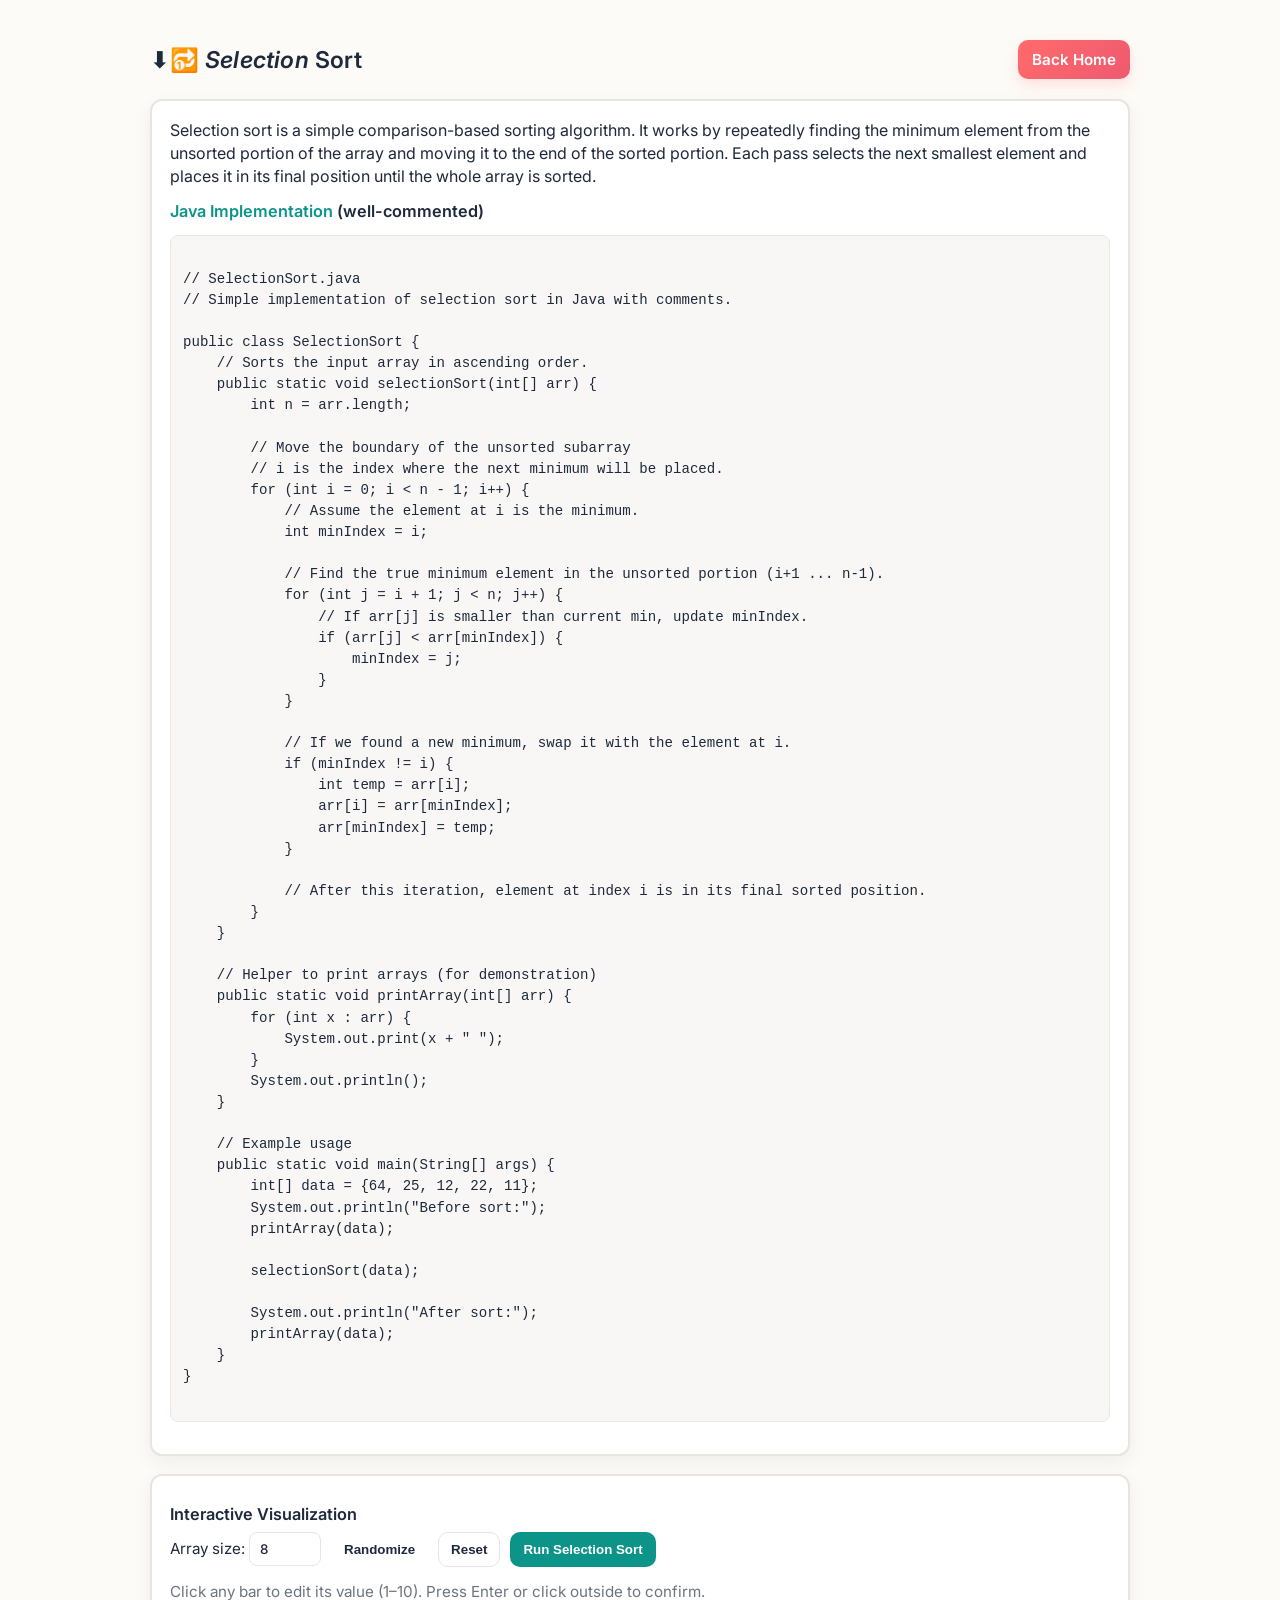
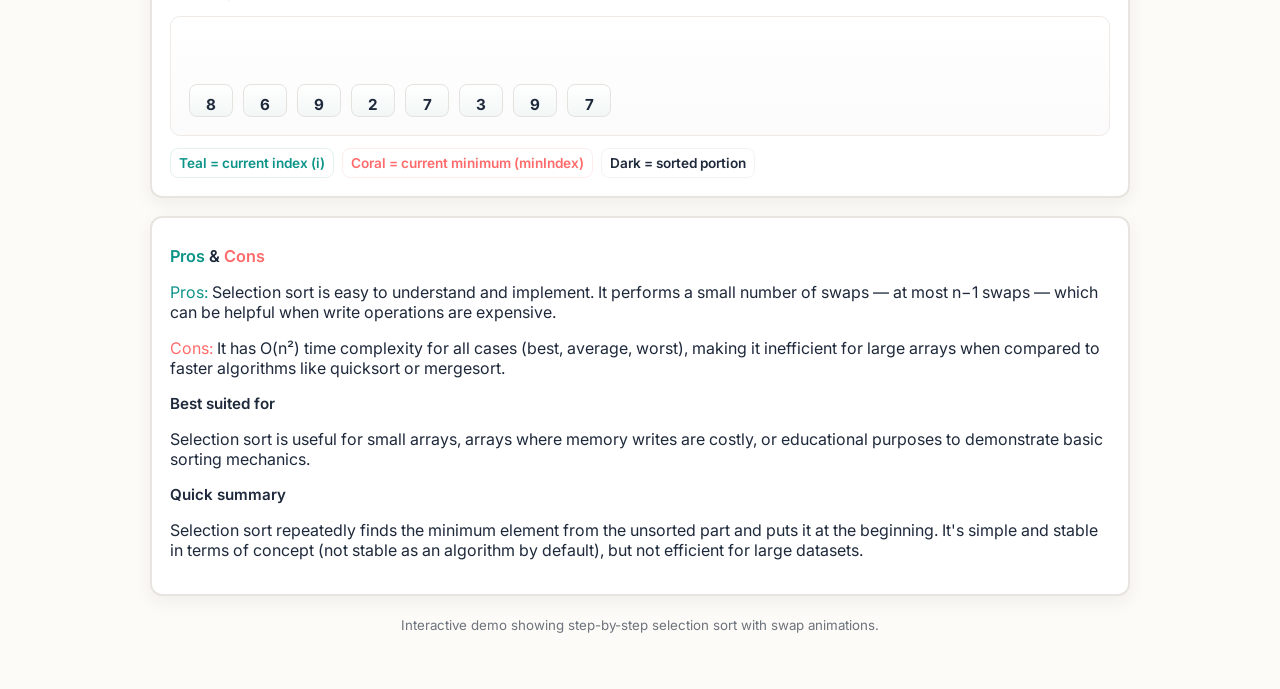
<file: apps/selection_sort/selection_sort.html>
<!doctype html>
<html lang="en">
<head>
  <meta charset="utf-8" />
  <meta name="viewport" content="width=device-width,initial-scale=1" />
  <title>Selection Sort — Interactive Module</title>

  <!-- Google Font: Inter -->
  <link href="https://fonts.googleapis.com/css2?family=Inter:wght@300;400;600;700&display=swap" rel="stylesheet">

  <link rel="stylesheet" href="./selection_sort.css">
</head>
<body>
  <main class="app">
    <header class="header">
      <h1 class="title">⬇️🔂 <i>Selection</i> Sort</h1>
      <a class="back-home" href="../../index.html" rel="noopener">Back Home</a>
    </header>

    <section class="card">
      <p class="lead">
        Selection sort is a simple comparison-based sorting algorithm. It works by repeatedly finding the minimum element
        from the unsorted portion of the array and moving it to the end of the sorted portion. Each pass selects the next
        smallest element and places it in its final position until the whole array is sorted.
      </p>

      <h2 class="sub"><span style="color: #0D9488;">Java Implementation</span> (well-commented)</h2>
      <pre class="code"><code>
// SelectionSort.java
// Simple implementation of selection sort in Java with comments.

public class SelectionSort {
    // Sorts the input array in ascending order.
    public static void selectionSort(int[] arr) {
        int n = arr.length;

        // Move the boundary of the unsorted subarray
        // i is the index where the next minimum will be placed.
        for (int i = 0; i < n - 1; i++) {
            // Assume the element at i is the minimum.
            int minIndex = i;

            // Find the true minimum element in the unsorted portion (i+1 ... n-1).
            for (int j = i + 1; j < n; j++) {
                // If arr[j] is smaller than current min, update minIndex.
                if (arr[j] < arr[minIndex]) {
                    minIndex = j;
                }
            }

            // If we found a new minimum, swap it with the element at i.
            if (minIndex != i) {
                int temp = arr[i];
                arr[i] = arr[minIndex];
                arr[minIndex] = temp;
            }

            // After this iteration, element at index i is in its final sorted position.
        }
    }

    // Helper to print arrays (for demonstration)
    public static void printArray(int[] arr) {
        for (int x : arr) {
            System.out.print(x + " ");
        }
        System.out.println();
    }

    // Example usage
    public static void main(String[] args) {
        int[] data = {64, 25, 12, 22, 11};
        System.out.println("Before sort:");
        printArray(data);

        selectionSort(data);

        System.out.println("After sort:");
        printArray(data);
    }
}
      </code></pre>
    </section>

    <section class="card interactive">
      <h2 class="sub">Interactive Visualization</h2>

      <div class="controls">
        <label class="small">Array size:
          <input id="sizeInput" type="number" min="2" max="12" value="8">
        </label>

        <button id="randomizeBtn" class="btn">Randomize</button>
        <button id="resetBtn" class="btn outline">Reset</button>
        <button id="startBtn" class="btn primary">Run Selection Sort</button>
      </div>

      <p class="small muted">Click any bar to edit its value (1–10). Press Enter or click outside to confirm.</p>

      <div id="arrayContainer" class="array"></div>

      <div class="legend">
        <span class="chip">Teal = current index (i)</span>
        <span class="chip alt">Coral = current minimum (minIndex)</span>
        <span class="chip done">Dark = sorted portion</span>
      </div>
    </section>

    <section class="card">
      <h2 class="sub"><span style="color: #0D9488;">Pros</span> & <span style="color: #FF6B6B;">Cons</span></h2>
      <p>
        <span style="color: #0D9488;">Pros:</span> Selection sort is easy to understand and implement. It performs a small number of swaps — at most n−1 swaps —
        which can be helpful when write operations are expensive.
      </p>
      <p>
        <span style="color: #FF6B6B;">Cons:</span> It has O(n²) time complexity for all cases (best, average, worst), making it inefficient for large arrays when
        compared to faster algorithms like quicksort or mergesort.
      </p>

      <h3 class="sub small">Best suited for</h3>
      <p>
        Selection sort is useful for small arrays, arrays where memory writes are costly, or educational purposes to
        demonstrate basic sorting mechanics.
      </p>

      <h3 class="sub small">Quick summary</h3>
      <p>
        Selection sort repeatedly finds the minimum element from the unsorted part and puts it at the beginning. It's
        simple and stable in terms of concept (not stable as an algorithm by default), but not efficient for large datasets.
      </p>
    </section>

    <footer class="foot">
      <small class="muted">Interactive demo showing step-by-step selection sort with swap animations.</small>
    </footer>
  </main>

  <script type="module" src="./selection_sort.js"></script>
</body>
</html>
</file>
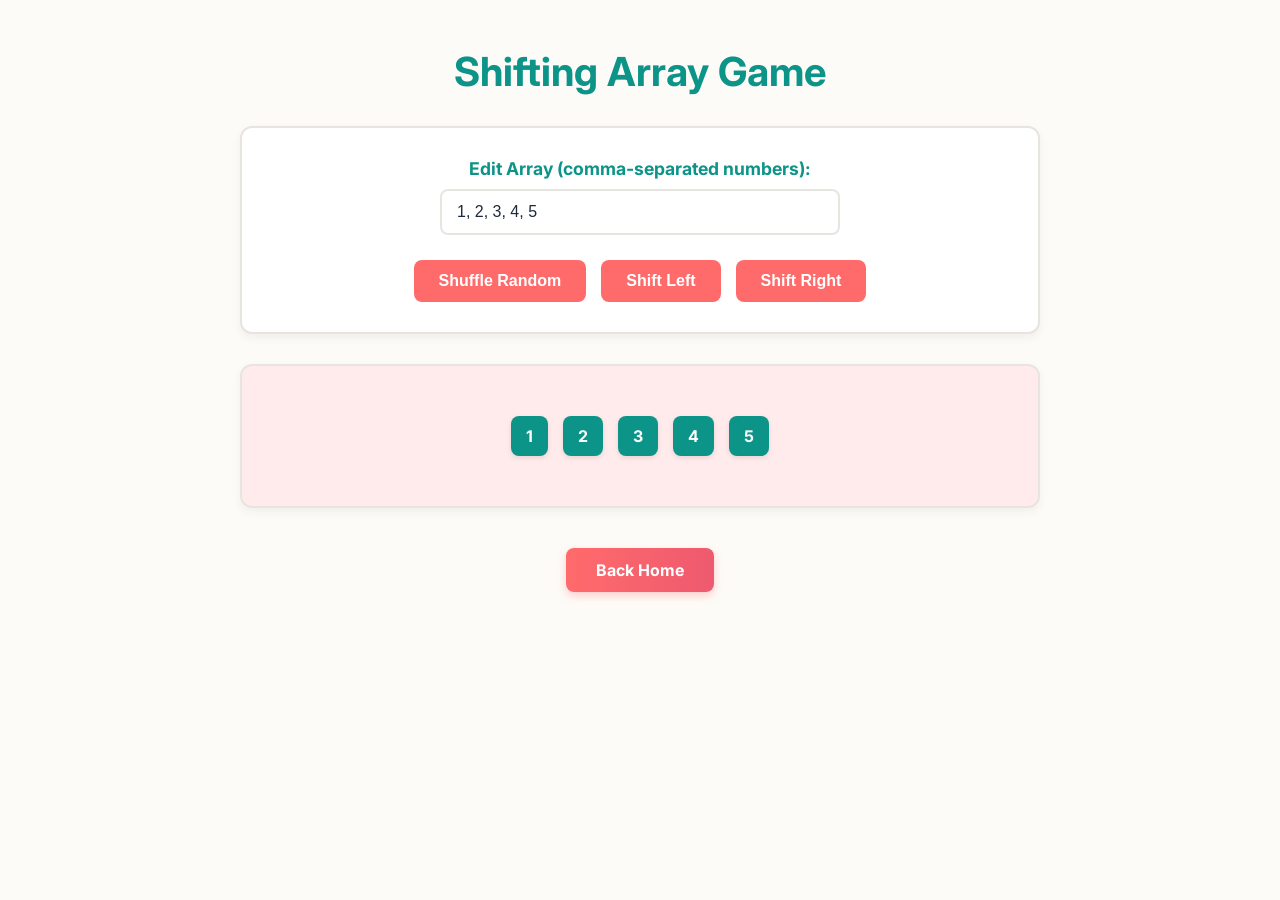
<file: apps/shift-shuffle/shift-shuffle.html>
<!DOCTYPE html>
<html lang="en">
<head>
    <meta charset="UTF-8">
    <meta name="viewport" content="width=device-width, initial-scale=1.0">
    <title>Array Shifter</title>
    <link rel="preconnect" href="https://fonts.googleapis.com">
    <link rel="preconnect" href="https://fonts.gstatic.com" crossorigin>
    <link href="https://fonts.googleapis.com/css2?family=Inter:wght@400;700&display=swap" rel="stylesheet">
    <link rel="stylesheet" href="style.css">
</head>
<body>
    <div class="container">
        <h1 id="game-title"></h1>

        <div class="controls-container">
            <div class="input-area">
                <label for="array-input">Edit Array (comma-separated numbers):</label>
                <input type="text" id="array-input" placeholder="e.g., 1,2,3,4,5">
            </div>

            <div class="button-group">
                <button id="shuffle-btn">Shuffle Random</button>
                <button id="shift-left-btn">Shift Left</button>
                <button id="shift-right-btn">Shift Right</button>
            </div>
        </div>

        <div id="array-display" class="display-area">
            <!-- Array elements will be displayed here -->
        </div>

        <a href="../../index.html" class="back-home-btn">Back Home</a>
    </div>

    <script src="shift-shuffle.js"></script>
</body>
</html>
</file>
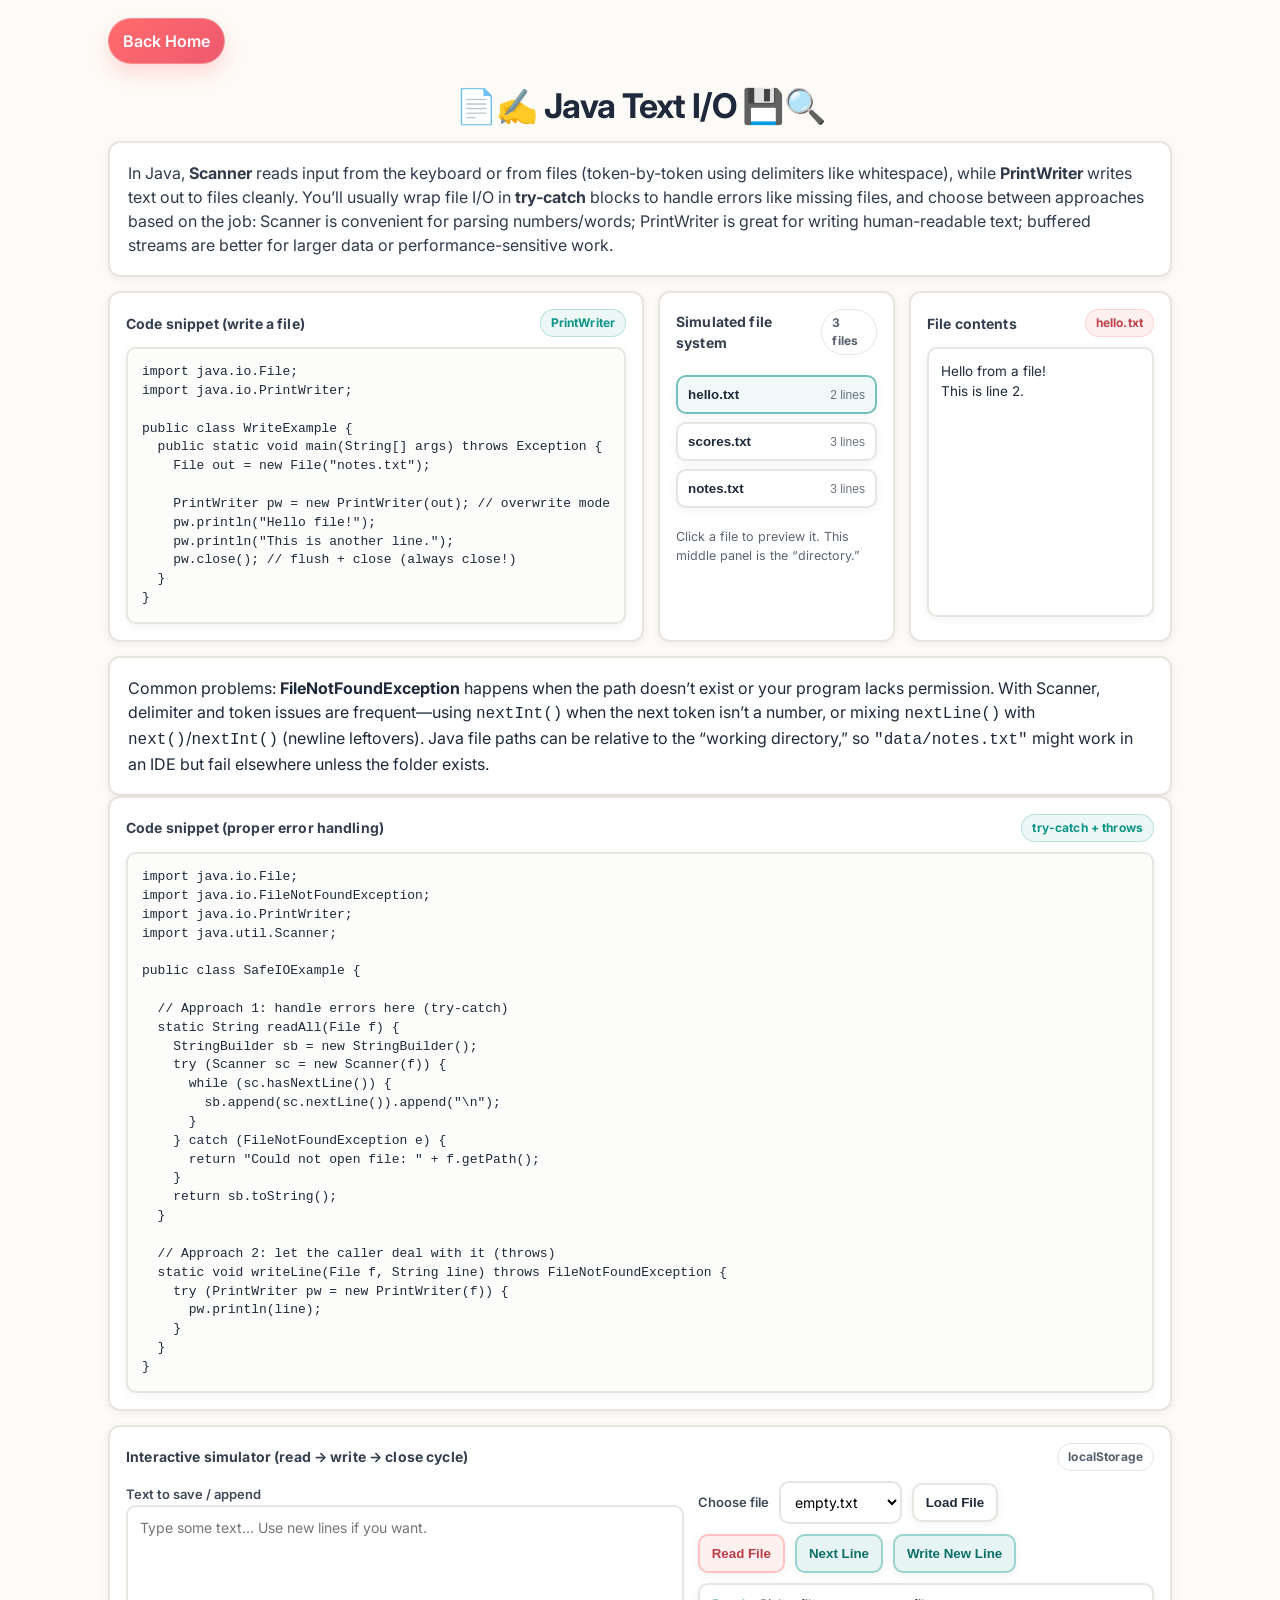
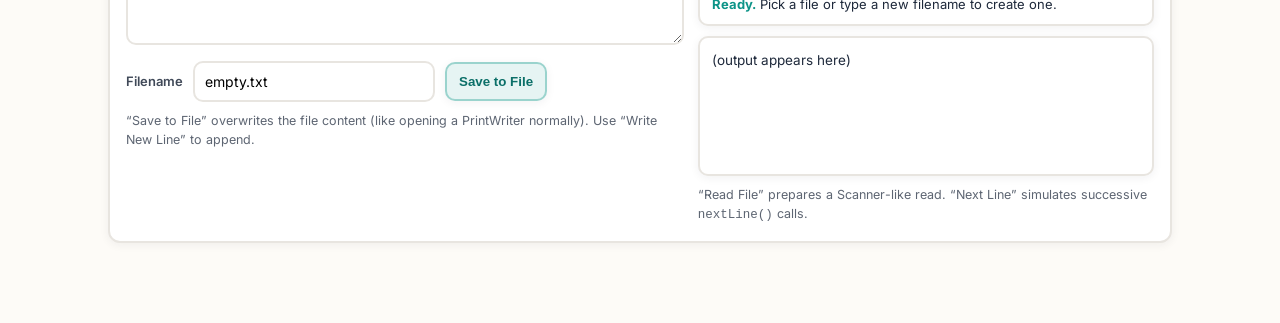
<file: apps/text_io/text_io.html>
<!doctype html>
<html lang="en">
<head>
  <meta charset="UTF-8" />
  <meta name="viewport" content="width=device-width, initial-scale=1.0" />
  <title>Java Text I/O</title>
  <link rel="preconnect" href="https://fonts.googleapis.com">
  <link rel="preconnect" href="https://fonts.gstatic.com" crossorigin>
  <link href="https://fonts.googleapis.com/css2?family=Inter:wght@400;600;700&display=swap" rel="stylesheet">
  <style>
    :root{
      --bg:#FDFBF7;
      --text:#1E293B;
      --primary:#0D9488;
      --secondary:#FF6B6B;
      --border:#E8E5E0;
      --card:#FFFFFF;
      --shadow: 0 8px 24px rgba(30,41,59,0.08);
      --shadow2: 0 2px 10px rgba(30,41,59,0.06);
      --radius:12px;
    }

    *{ box-sizing:border-box; }
    body{
      margin:0;
      font-family: Inter, sans-serif;
      background:var(--bg);
      color:var(--text);
      line-height:1.5;
    }

    .topbar{
      max-width:1100px;
      margin:0 auto;
      padding:18px 18px 0;
      display:flex;
      align-items:center;
      justify-content:space-between;
      gap:12px;
    }

    h1{
      margin:16px 0 8px;
      text-align:center;
      font-size: clamp(22px, 3vw, 34px);
      letter-spacing:-0.02em;
    }

    .home-btn{
      display:inline-flex;
      align-items:center;
      gap:10px;
      padding:10px 14px;
      border-radius:999px;
      text-decoration:none;
      color:#fff;
      font-weight:600;
      background: linear-gradient(135deg, #FF6B6B, #EE5A6F);
      box-shadow: 0 10px 20px rgba(255,107,107,0.22);
      border:1px solid rgba(255,255,255,0.25);
      transition: transform 120ms ease, box-shadow 120ms ease, filter 120ms ease;
      user-select:none;
      white-space:nowrap;
    }
    .home-btn:hover{
      transform: translateY(-1px);
      filter: saturate(1.05);
      box-shadow: 0 14px 28px rgba(255,107,107,0.28);
    }

    main{
      max-width:1100px;
      margin:0 auto;
      padding: 0 18px 40px;
    }

    .card{
      background:var(--card);
      border:2px solid var(--border);
      border-radius: var(--radius);
      box-shadow: var(--shadow2);
      padding:16px;
    }

    .lead{
      margin-top: 10px;
      padding:18px;
    }
    .lead p{ margin:0; color: rgba(30,41,59,0.92); }

    .grid3{
      display:grid;
      grid-template-columns: 1fr 0.9fr 1fr;
      gap:14px;
      margin-top:14px;
    }
    @media (max-width: 980px){
      .grid3{ grid-template-columns:1fr; }
    }

    .panel-title{
      display:flex;
      align-items:center;
      justify-content:space-between;
      gap:10px;
      margin:0 0 10px;
      font-size:14px;
      font-weight:700;
      letter-spacing:0.01em;
      color: rgba(30,41,59,0.9);
    }
    .badge{
      font-size:12px;
      font-weight:700;
      padding:4px 10px;
      border-radius:999px;
      border:1px solid var(--border);
      background:#fff;
      color: rgba(30,41,59,0.75);
    }
    .badge.teal{
      border-color: rgba(13,148,136,0.22);
      color: var(--primary);
      background: rgba(13,148,136,0.08);
    }
    .badge.coral{
      border-color: rgba(255,107,107,0.22);
      color: #C2414B;
      background: rgba(255,107,107,0.10);
    }

    pre{
      margin:0;
      padding:14px;
      background: #FCFCFB;
      border:2px solid var(--border);
      border-radius: 10px;
      overflow:auto;
      box-shadow: var(--shadow2);
      font-size: 13px;
      line-height:1.45;
    }
    code{ font-family: ui-monospace, SFMono-Regular, Menlo, Monaco, Consolas, "Liberation Mono", "Courier New", monospace; }

    .fs{
      display:flex;
      flex-direction:column;
      gap:10px;
    }
    .filelist{
      display:flex;
      flex-direction:column;
      gap:8px;
    }
    .filebtn{
      width:100%;
      text-align:left;
      padding:10px 10px;
      border-radius:10px;
      background:#fff;
      border:2px solid var(--border);
      color: var(--text);
      cursor:pointer;
      box-shadow: var(--shadow2);
      transition: transform 120ms ease, border-color 120ms ease;
      display:flex;
      align-items:center;
      justify-content:space-between;
      gap:10px;
    }
    .filebtn:hover{
      transform: translateY(-1px);
      border-color: rgba(13,148,136,0.35);
    }
    .filebtn[aria-selected="true"]{
      border-color: rgba(13,148,136,0.55);
      background: rgba(13,148,136,0.06);
    }
    .filemeta{
      font-size:12px;
      color: rgba(30,41,59,0.65);
    }

    .contentbox{
      min-height: 270px;
      border:2px solid var(--border);
      border-radius:10px;
      padding:12px;
      background:#fff;
      box-shadow: var(--shadow2);
      white-space:pre-wrap;
      overflow:auto;
      font-size: 13.5px;
    }

    .explainer{
      margin-top:14px;
      padding:18px;
    }
    .explainer p{ margin:0; }

    .section{
      margin-top:14px;
      padding:16px;
    }

    .controls{
      display:grid;
      grid-template-columns: 1.1fr 0.9fr;
      gap:14px;
      margin-top:10px;
    }
    @media (max-width: 980px){
      .controls{ grid-template-columns:1fr; }
    }

    textarea{
      width:100%;
      min-height: 140px;
      resize: vertical;
      padding:12px;
      border-radius:10px;
      border:2px solid var(--border);
      font-family: Inter, sans-serif;
      font-size:14px;
      outline:none;
    }
    textarea:focus{
      border-color: rgba(13,148,136,0.45);
      box-shadow: 0 0 0 4px rgba(13,148,136,0.10);
    }

    .row{
      display:flex;
      flex-wrap:wrap;
      gap:10px;
      align-items:center;
    }

    label{
      font-size: 13px;
      font-weight: 600;
      color: rgba(30,41,59,0.85);
    }

    select, input[type="text"]{
      padding:10px 10px;
      border-radius:10px;
      border:2px solid var(--border);
      background:#fff;
      font-family: Inter, sans-serif;
      font-size:14px;
      outline:none;
    }
    select:focus, input[type="text"]:focus{
      border-color: rgba(13,148,136,0.45);
      box-shadow: 0 0 0 4px rgba(13,148,136,0.10);
    }

    .btn{
      padding:10px 12px;
      border-radius:10px;
      border:2px solid var(--border);
      background:#fff;
      color: var(--text);
      font-weight:700;
      cursor:pointer;
      box-shadow: var(--shadow2);
      transition: transform 120ms ease, border-color 120ms ease, box-shadow 120ms ease;
      user-select:none;
    }
    .btn:hover{
      transform: translateY(-1px);
      border-color: rgba(13,148,136,0.35);
      box-shadow: var(--shadow);
    }
    .btn.primary{
      background: rgba(13,148,136,0.10);
      border-color: rgba(13,148,136,0.35);
      color: #0B6F68;
    }
    .btn.secondary{
      background: rgba(255,107,107,0.10);
      border-color: rgba(255,107,107,0.35);
      color: #B93C47;
    }

    .status{
      margin-top:10px;
      border-radius:10px;
      border:2px solid var(--border);
      background:#fff;
      padding:10px 12px;
      font-size: 13px;
      box-shadow: var(--shadow2);
    }
    .status .ok{ color: var(--primary); font-weight:700; }
    .status .err{ color: #C2414B; font-weight:700; }

    .output{
      margin-top:10px;
      border-radius:10px;
      border:2px solid var(--border);
      background:#fff;
      padding:12px;
      min-height: 140px;
      white-space:pre-wrap;
      overflow:auto;
      box-shadow: var(--shadow2);
      font-size: 13.5px;
    }

    .hint{
      margin-top:10px;
      font-size:12.5px;
      color: rgba(30,41,59,0.72);
    }
  </style>
</head>

<body>
  <div class="topbar">
    <a class="home-btn" href="../../index.html">Back Home</a>
    <div style="width:120px"></div>
  </div>

  <main>
    <h1 id="pageTitle">📄✍️ Java Text I/O 💾🔍</h1> <!-- this line should be edited to edit title -->

    <section class="card lead">
      <p>
        In Java, <strong>Scanner</strong> reads input from the keyboard or from files (token-by-token using delimiters like whitespace),
        while <strong>PrintWriter</strong> writes text out to files cleanly. You’ll usually wrap file I/O in <strong>try-catch</strong>
        blocks to handle errors like missing files, and choose between approaches based on the job:
        Scanner is convenient for parsing numbers/words; PrintWriter is great for writing human-readable text; buffered streams are better for
        larger data or performance-sensitive work.
      </p>
    </section>

    <section class="grid3">
      <div class="card">
        <div class="panel-title">
          <span>Code snippet (write a file)</span>
          <span class="badge teal">PrintWriter</span>
        </div>
        <pre><code id="demoWriteCode"></code></pre>
      </div>

      <div class="card fs">
        <div class="panel-title">
          <span>Simulated file system</span>
          <span class="badge">3 files</span>
        </div>
        <div class="filelist" id="fileList"></div>
        <div class="hint">
          Click a file to preview it. This middle panel is the “directory.”
        </div>
      </div>

      <div class="card">
        <div class="panel-title">
          <span>File contents</span>
          <span class="badge coral" id="activeFileBadge">none</span>
        </div>
        <div class="contentbox" id="filePreview">(select a file)</div>
      </div>
    </section>

    <section class="card explainer">
      <p>
        Common problems: <strong>FileNotFoundException</strong> happens when the path doesn’t exist or your program lacks permission.
        With Scanner, delimiter and token issues are frequent—using <code>nextInt()</code> when the next token isn’t a number, or mixing
        <code>nextLine()</code> with <code>next()</code>/<code>nextInt()</code> (newline leftovers). Java file paths can be relative to the
        “working directory,” so <code>"data/notes.txt"</code> might work in an IDE but fail elsewhere unless the folder exists.
      </p>
    </section>

    <section class="card">
      <div class="panel-title">
        <span>Code snippet (proper error handling)</span>
        <span class="badge teal">try-catch + throws</span>
      </div>
      <pre><code id="demoErrorCode"></code></pre>
    </section>

    <section class="card section">
      <div class="panel-title">
        <span>Interactive simulator (read → write → close cycle)</span>
        <span class="badge">localStorage</span>
      </div>

      <div class="controls">
        <div>
          <label for="textInput">Text to save / append</label>
          <textarea id="textInput" placeholder="Type some text... Use new lines if you want."></textarea>

          <div class="row" style="margin-top:10px;">
            <label for="filenameInput">Filename</label>
            <input id="filenameInput" type="text" placeholder="e.g., notes.txt" />
            <button class="btn primary" id="saveBtn">Save to File</button>
          </div>

          <div class="hint">
            “Save to File” overwrites the file content (like opening a PrintWriter normally). Use “Write New Line” to append.
          </div>
        </div>

        <div>
          <div class="row">
            <label for="fileSelect">Choose file</label>
            <select id="fileSelect"></select>
            <button class="btn" id="loadBtn">Load File</button>
          </div>

          <div class="row" style="margin-top:10px;">
            <button class="btn secondary" id="readBtn">Read File</button>
            <button class="btn primary" id="nextLineBtn">Next Line</button>
            <button class="btn primary" id="appendBtn">Write New Line</button>
          </div>

          <div class="status" id="statusBox">
            <span class="ok">Ready.</span> Pick a file or type a new filename to create one.
          </div>

          <div class="output" id="outputBox">(output appears here)</div>

          <div class="hint">
            “Read File” prepares a Scanner-like read. “Next Line” simulates successive <code>nextLine()</code> calls.
          </div>
        </div>
      </div>
    </section>
  </main>

  <script src="./text_io.js"></script>
</body>
</html>
</file>
<file: apps/grades/grades.css>
:root {
    --background-color: #FDFBF7; /* Soft Cream */
    --text-color: #1E293B;     /* Slate */
    --primary-accent: #0D9488;   /* Teal */
    --secondary-accent: #FF6B6B; /* Coral */
    --border-color: #E8E5E0;
    --container-bg: #ffffff;
}

body {
    font-family: 'Inter', sans-serif;
    background-color: var(--background-color);
    color: var(--text-color);
    display: flex;
    justify-content: center;
    align-items: flex-start; /* Align to top */
    min-height: 100vh;
    margin: 0;
    padding: 20px; /* Add some padding around the content */
    box-sizing: border-box;
}

.container {
    width: 100%;
    max-width: 900px; /* A comfortable width for content */
    background-color: var(--container-bg);
    border-radius: 12px;
    padding: 30px;
    box-shadow: 0 4px 15px rgba(0, 0, 0, 0.08);
    border: 2px solid var(--border-color);
    text-align: center; /* Center title and controls */
}

h1 {
    color: var(--primary-accent);
    margin-bottom: 30px;
    font-size: 2.5em;
    font-weight: 700;
}

#game-area {
    display: flex;
    flex-wrap: wrap; /* Allow items to wrap */
    justify-content: center;
    gap: 20px; /* Space between score elements */
    margin-bottom: 30px;
    padding: 20px;
    border: 2px solid var(--border-color);
    border-radius: 12px;
    background-color: var(--background-color); /* Slightly different bg for game area */
}

.score-entry {
    display: flex;
    flex-direction: column;
    align-items: center;
    justify-content: center;
    background-color: var(--container-bg);
    border: 2px solid var(--border-color);
    border-radius: 10px; /* Slightly less rounded than the main container */
    padding: 10px 15px;
    min-width: 70px; /* Ensure some minimum width */
    box-shadow: 0 2px 8px rgba(0, 0, 0, 0.05);
    transition: box-shadow 0.2s ease-in-out; /* Subtle hover effect */
}

.score-entry:hover {
    box-shadow: 0 4px 12px rgba(0, 0, 0, 0.1);
}

.score-value {
    font-size: 1.8em;
    font-weight: 700;
    color: var(--primary-accent);
    margin-bottom: 5px;
}

.grade-value {
    font-size: 0.9em;
    font-weight: 400;
    color: var(--text-color);
    opacity: 0.8;
}

.test-results {
    margin-top: 25px;
    padding-top: 20px;
    border-top: 2px solid var(--border-color);
    display: flex;
    flex-direction: column;
    align-items: center;
    gap: 15px;
}

.difficulty, .class-average {
    font-size: 1.3em;
    font-weight: 700;
    color: var(--text-color);
}

.difficulty span {
    color: var(--primary-accent);
}

.difficulty .emoji {
    margin-left: 8px;
    font-size: 1.2em;
}

.class-average span {
    color: var(--secondary-accent);
}


.controls {
    display: flex;
    justify-content: center;
    gap: 20px;
    margin-top: 30px;
}

#new-test-btn {
    padding: 12px 25px;
    font-size: 1.1em;
    font-weight: 700;
    color: var(--container-bg); /* White text */
    background-color: var(--primary-accent); /* Teal base */
    border: none;
    border-radius: 8px;
    cursor: pointer;
    transition: background-color 0.2s ease-in-out, transform 0.1s ease;
    box-shadow: 0 2px 5px rgba(0, 0, 0, 0.1);
}

#new-test-btn:hover {
    background-color: #077f72; /* Darker teal */
    transform: translateY(-1px);
}

#back-home-btn {
    padding: 12px 25px;
    font-size: 1.1em;
    font-weight: 700;
    color: var(--container-bg); /* White text */
    background: linear-gradient(to bottom, var(--secondary-accent), #EE5A6F); /* Coral gradient */
    border: none;
    border-radius: 8px;
    text-decoration: none;
    cursor: pointer;
    transition: box-shadow 0.2s ease-in-out, transform 0.1s ease;
    box-shadow: 0 2px 5px rgba(0, 0, 0, 0.1);
}

#back-home-btn:hover {
    box-shadow: 0 4px 10px rgba(0, 0, 0, 0.15);
    transform: translateY(-1px);
}
</file>
<file: apps/insertion_sort/insertion_sort.css>
:root{
  --bg: #FDFBF7;      /* soft cream */
  --text: #1E293B;    /* slate */
  --teal: #0D9488;    /* primary accent */
  --coral: #FF6B6B;   /* secondary accent */
  --coral-2: #EE5A6F; /* coral gradient stop */
  --card-bg: #FFFFFF; /* white containers */
  --border: #E8E5E0;  /* 2px border color */
  --radius: 12px;
  --shadow: 0 6px 18px rgba(30,41,59,0.06);
  --font: 'Inter', system-ui, -apple-system, "Segoe UI", Roboto, "Helvetica Neue", Arial;
}

*{box-sizing:border-box}
html,body{height:100%}
body{
  margin:0;
  font-family:var(--font);
  background:var(--bg);
  color:var(--text);
  -webkit-font-smoothing:antialiased;
  -moz-osx-font-smoothing:grayscale;
  padding:40px;
  display:flex;
  align-items:flex-start;
  justify-content:center;
}

.app{
  width:100%;
  max-width:980px;
}

/* Header */
.header{
  display:flex;
  gap:16px;
  align-items:center;
  margin-bottom:20px;
}
.title{
  margin:0;
  font-size:1.45rem;
  font-weight:600;
  letter-spacing:0.2px;
}
.back-home{
  margin-left:auto;
  text-decoration:none;
  display:inline-block;
  padding:10px 14px;
  background: linear-gradient(135deg, var(--coral) 0%, var(--coral-2) 100%);
  color:#fff;
  border-radius:10px;
  box-shadow: 0 6px 14px rgba(255,107,107,0.18);
  font-weight:600;
  border: none;
  font-size:0.95rem;
}

/* Card */
.card{
  background:var(--card-bg);
  border:2px solid var(--border);
  border-radius:var(--radius);
  padding:18px;
  box-shadow:var(--shadow);
  margin-bottom:18px;
}

/* Text */
.lead{
  margin:0 0 12px 0;
  line-height:1.45;
}
.sub{
  margin:10px 0 8px 0;
  font-size:1.02rem;
  font-weight:600;
}
.small{
  font-size:0.95rem;
}
.muted{
  color:rgba(30,41,59,0.65);
}

/* Code block */
.code{
  background:#F8F7F6;
  border-radius:8px;
  padding:12px;
  overflow:auto;
  font-family:ui-monospace, SFMono-Regular, Menlo, Monaco, "Roboto Mono", "Courier New", monospace;
  font-size:0.88rem;
  line-height:1.5;
  border:1px solid #ECE9E5;
}

/* Interactive area */
.interactive .controls{
  display:flex;
  gap:10px;
  align-items:center;
  margin-bottom:12px;
  flex-wrap:wrap;
}
input[type="number"]{
  width:72px;
  padding:8px 10px;
  border-radius:8px;
  border:1px solid var(--border);
  font-family:var(--font);
  color:var(--text);
  font-weight:500;
  background:#fff;
}
.btn{
  padding:9px 12px;
  border-radius:10px;
  border:1px solid transparent;
  background:#fff;
  color:var(--text);
  cursor:pointer;
  font-weight:600;
  box-shadow:none;
}
.btn.primary{
  background:var(--teal);
  color:#fff;
  border-color:rgba(13,148,136,0.9);
}
.btn.outline{
  background:#fff;
  border-color:var(--border);
}

/* Array visualization */
.array{
  display:flex;
  gap:10px;
  align-items:end;
  padding:18px;
  min-height:120px;
  background:linear-gradient(180deg, #ffffff 0%, #FBFBFB 100%);
  border-radius:10px;
  border:1px solid #EFEAE6;
  margin-top:8px;
}
.bar{
  --h:40px;
  width:44px;
  min-width:36px;
  background:linear-gradient(180deg, #ffffff 0%, #F2F7F6 100%);
  border-radius:8px;
  border:1px solid #E6E2DE;
  display:flex;
  align-items:end;
  justify-content:center;
  position:relative;
  cursor:pointer;
  transition:transform 200ms ease, box-shadow 200ms ease, height 300ms ease;
}
.bar .label{
  display:block;
  font-weight:700;
  font-size:0.95rem;
  color:var(--text);
  padding:6px 4px;
  transform:translateY(4px);
}
/* heights will be set inline */

/* states */
.bar.sorted{
  background:linear-gradient(180deg, rgba(30,41,59,0.06), rgba(30,41,59,0.02));
  border-color: rgba(30,41,59,0.08);
  transform:none;
}
.bar.key{
  background:linear-gradient(180deg, rgba(13,148,136,0.12), rgba(13,148,136,0.04));
  border-color: rgba(13,148,136,0.25);
  box-shadow:0 8px 18px rgba(13,148,136,0.06);
  transform:translateY(-6px);
}
.bar.compare{
  background:linear-gradient(180deg, rgba(255,107,107,0.12), rgba(255,107,107,0.04));
  border-color: rgba(255,107,107,0.25);
  box-shadow:0 8px 18px rgba(255,107,107,0.06);
  transform:translateY(-6px);
}

/* Legend chips */
.legend{
  margin-top:12px;
  display:flex;
  gap:8px;
  flex-wrap:wrap;
}
.chip{
  padding:6px 8px;
  border-radius:8px;
  font-weight:600;
  font-size:0.85rem;
  color:var(--teal);
  border:1px solid rgba(13,148,136,0.12);
}
.chip.alt{
  color:var(--coral);
  border-color:rgba(255,107,107,0.12);
}
.chip.done{
  color:var(--text);
  border-color:rgba(30,41,59,0.06);
}

/* Footer */
.foot{
  text-align:center;
  margin-top:8px;
}
</file>
<file: apps/math/math.css>
/* Colors */
:root {
    --background-color: #FDFBF7; /* Soft Cream */
    --text-color: #1E293B; /* Slate */
    --primary-accent: #0D9488; /* Teal */
    --secondary-accent: #FF6B6B; /* Coral */
    --secondary-accent-darker: #EE5A6F; /* Darker Coral for gradient */
    --border-color: #E8E5E0; /* Light Beige for borders */
    --container-bg: white;
}

body {
    font-family: 'Inter', sans-serif;
    background-color: var(--background-color);
    color: var(--text-color);
    margin: 0;
    padding: 20px;
    display: flex;
    justify-content: center;
    align-items: flex-start; /* Align to top */
    min-height: 100vh;
    box-sizing: border-box;
}

.container {
    background-color: var(--container-bg);
    padding: 30px 40px;
    border-radius: 12px;
    box-shadow: 0 4px 15px rgba(0, 0, 0, 0.08);
    width: 100%;
    max-width: 900px; /* Adjust as needed */
    text-align: center;
    border: 2px solid var(--border-color);
}

h1 {
    color: var(--primary-accent);
    margin-bottom: 30px;
    font-size: 2.5em;
    font-weight: 700;
}

h2 {
    color: var(--primary-accent);
    margin-bottom: 20px;
    font-size: 1.5em;
    font-weight: 700;
}

.content-wrapper {
    display: flex;
    justify-content: space-between;
    gap: 30px;
    margin-bottom: 30px;
    flex-wrap: wrap; /* Allow wrapping on smaller screens */
}

.table-container,
.operations-container {
    background-color: var(--container-bg);
    padding: 25px;
    border-radius: 12px;
    box-shadow: 0 2px 8px rgba(0, 0, 0, 0.05);
    border: 2px solid var(--border-color);
    flex: 1; /* Allow them to grow */
    min-width: 280px; /* Prevent excessive shrinking */
}

.table-container {
    text-align: left;
}

#array-table tbody tr td {
    padding: 8px 0;
}

#array-table input[type="number"] {
    width: 100%;
    padding: 10px 12px;
    border: 1px solid var(--border-color);
    border-radius: 8px;
    background-color: #f9f9f9; /* Slightly off-white for inputs */
    font-size: 1em;
    color: var(--text-color);
    box-sizing: border-box;
    transition: border-color 0.2s ease-in-out;
}

#array-table input[type="number"]:focus {
    outline: none;
    border-color: var(--primary-accent);
    box-shadow: 0 0 0 2px rgba(13, 148, 136, 0.2);
}

.operations-container {
    display: flex;
    flex-direction: column;
    align-items: stretch; /* Stretch buttons to fill width */
}

.operation-btn, .all-btn {
    background-color: var(--primary-accent);
    color: white;
    padding: 12px 18px;
    border: none;
    border-radius: 8px;
    cursor: pointer;
    font-size: 1em;
    font-weight: 700;
    transition: background-color 0.2s ease-in-out, transform 0.1s ease-in-out, box-shadow 0.2s ease-in-out;
    margin-bottom: 10px; /* Space between buttons */
    text-align: center;
    box-shadow: 0 2px 5px rgba(0, 0, 0, 0.1);
}

.operation-btn:last-child {
    margin-bottom: 0;
}

.operation-btn:hover, .all-btn:hover {
    background-color: var(--primary-accent); /* Keep same on hover for consistency */
    transform: translateY(-2px);
    box-shadow: 0 4px 10px rgba(0, 0, 0, 0.15);
}

.all-btn {
    background-color: var(--secondary-accent);
    margin-top: 15px;
    margin-bottom: 20px; /* More space before the All button */
}

.all-btn:hover {
    background-color: var(--secondary-accent-darker);
}

.results-display {
    margin-top: 20px;
    padding: 15px;
    background-color: #f7f7f7; /* Very light gray for results area */
    border-radius: 8px;
    border: 1px solid var(--border-color);
    text-align: left;
    min-height: 50px; /* Ensure it has some height */
    font-size: 0.95em;
}

.result-item {
    margin-bottom: 8px;
}
.result-item:last-child {
    margin-bottom: 0;
}

.summary-display {
    margin-top: 30px;
    padding: 20px;
    background-color: var(--container-bg);
    border-radius: 12px;
    box-shadow: 0 2px 8px rgba(0, 0, 0, 0.05);
    border: 2px solid var(--border-color);
    text-align: left;
    font-size: 0.95em;
}

.summary-display h3 {
    color: var(--primary-accent);
    margin-top: 0;
    margin-bottom: 15px;
    font-size: 1.2em;
}

.summary-display ul {
    list-style: none;
    padding: 0;
    margin: 0;
}

.summary-display li {
    margin-bottom: 8px;
}

.back-home-btn {
    display: inline-block;
    margin-top: 30px;
    padding: 12px 25px;
    background: linear-gradient(to bottom, var(--secondary-accent), var(--secondary-accent-darker));
    color: white;
    text-decoration: none;
    border-radius: 8px;
    font-weight: 700;
    font-size: 1em;
    transition: transform 0.2s ease-in-out, box-shadow 0.2s ease-in-out;
    box-shadow: 0 3px 8px rgba(255, 107, 107, 0.4); /* Shadow matching coral */
}

.back-home-btn:hover {
    transform: translateY(-3px);
    box-shadow: 0 6px 15px rgba(255, 107, 107, 0.5);
}

/* Responsive adjustments */
@media (max-width: 768px) {
    .content-wrapper {
        flex-direction: column;
        gap: 20px;
    }

    .table-container,
    .operations-container {
        min-width: unset; /* Remove min-width constraint */
        width: 100%; /* Take full width */
    }

    h1 {
        font-size: 2em;
    }

    h2 {
        font-size: 1.3em;
    }

    .operation-btn, .all-btn {
        padding: 10px 15px;
        font-size: 0.95em;
    }
}

@media (max-width: 480px) {
    .container {
        padding: 20px;
    }
    h1 {
        font-size: 1.8em;
    }
    .back-home-btn {
        padding: 10px 20px;
        font-size: 0.9em;
    }
}
</file>
<file: apps/merge_sort/merge_sort.css>
:root{
  --bg: #FDFBF7;      /* soft cream */
  --text: #1E293B;    /* slate */
  --teal: #0D9488;    /* primary accent */
  --coral: #FF6B6B;   /* secondary accent */
  --coral-2: #EE5A6F; /* coral gradient stop */
  --card-bg: #FFFFFF; /* white containers */
  --border: #E8E5E0;  /* 2px border color */
  --radius: 12px;
  --shadow: 0 6px 18px rgba(30,41,59,0.06);
  --font: 'Inter', system-ui, -apple-system, "Segoe UI", Roboto, "Helvetica Neue", Arial;
}

*{box-sizing:border-box}
html,body{height:100%}
body{
  margin:0;
  font-family:var(--font);
  background:var(--bg);
  color:var(--text);
  -webkit-font-smoothing:antialiased;
  -moz-osx-font-smoothing:grayscale;
  padding:40px;
  display:flex;
  align-items:flex-start;
  justify-content:center;
}

.app{
  width:100%;
  max-width:980px;
}

/* Header */
.header{
  display:flex;
  gap:16px;
  align-items:center;
  margin-bottom:20px;
}
.title{
  margin:0;
  font-size:1.45rem;
  font-weight:600;
  letter-spacing:0.2px;
}
.back-home{
  margin-left:auto;
  text-decoration:none;
  display:inline-block;
  padding:10px 14px;
  background: linear-gradient(135deg, var(--coral) 0%, var(--coral-2) 100%);
  color:#fff;
  border-radius:10px;
  box-shadow: 0 6px 14px rgba(255,107,107,0.18);
  font-weight:600;
  border: none;
  font-size:0.95rem;
}

/* Card */
.card{
  background:var(--card-bg);
  border:2px solid var(--border);
  border-radius:var(--radius);
  padding:18px;
  box-shadow:var(--shadow);
  margin-bottom:18px;
}

/* Text */
.lead{
  margin:0 0 12px 0;
  line-height:1.45;
}
.sub{
  margin:10px 0 8px 0;
  font-size:1.02rem;
  font-weight:600;
}
.small{
  font-size:0.95rem;
}
.muted{
  color:rgba(30,41,59,0.65);
}

/* Code block */
.code{
  background:#F8F7F6;
  border-radius:8px;
  padding:12px;
  overflow:auto;
  font-family:ui-monospace, SFMono-Regular, Menlo, Monaco, "Roboto Mono", "Courier New", monospace;
  font-size:0.88rem;
  line-height:1.5;
  border:1px solid #ECE9E5;
}

/* Interactive area */
.interactive .controls{
  display:flex;
  gap:10px;
  align-items:center;
  margin-bottom:12px;
  flex-wrap:wrap;
}
input[type="number"]{
  width:72px;
  padding:8px 10px;
  border-radius:8px;
  border:1px solid var(--border);
  font-family:var(--font);
  color:var(--text);
  font-weight:500;
  background:#fff;
}
.btn{
  padding:9px 12px;
  border-radius:10px;
  border:1px solid transparent;
  background:#fff;
  color:var(--text);
  cursor:pointer;
  font-weight:600;
  box-shadow:none;
}
.btn.primary{
  background:var(--teal);
  color:#fff;
  border-color:rgba(13,148,136,0.9);
}
.btn.outline{
  background:#fff;
  border-color:var(--border);
}

/* Array visualization */
.array{
  display:flex;
  gap:10px;
  align-items:end;
  padding:18px;
  min-height:120px;
  background:linear-gradient(180deg, #ffffff 0%, #FBFBFB 100%);
  border-radius:10px;
  border:1px solid #EFEAE6;
  margin-top:8px;
}
.bar{
  --h:40px;
  width:44px;
  min-width:36px;
  background:linear-gradient(180deg, #ffffff 0%, #F2F7F6 100%);
  border-radius:8px;
  border:1px solid #E6E2DE;
  display:flex;
  align-items:end;
  justify-content:center;
  position:relative;
  cursor:pointer;
  transition:transform 200ms ease, box-shadow 200ms ease, background 180ms ease;
}
.bar .label{
  display:block;
  font-weight:700;
  font-size:0.95rem;
  color:var(--text);
  padding:6px 4px;
  transform:translateY(4px);
}
/* heights will be set inline */

/* states */
.bar.left{
  background:linear-gradient(180deg, rgba(13,148,136,0.12), rgba(13,148,136,0.04));
  border-color: rgba(13,148,136,0.25);
  box-shadow:0 8px 18px rgba(13,148,136,0.06);
  transform:translateY(-6px);
}
.bar.right{
  background:linear-gradient(180deg, rgba(255,107,107,0.12), rgba(255,107,107,0.04));
  border-color: rgba(255,107,107,0.25);
  box-shadow:0 8px 18px rgba(255,107,107,0.06);
  transform:translateY(-6px);
}
.bar.merged{
  background:linear-gradient(180deg, rgba(30,41,59,0.06), rgba(30,41,59,0.02));
  border-color: rgba(30,41,59,0.08);
  transform:none;
}

/* Legend chips */
.legend{
  margin-top:12px;
  display:flex;
  gap:8px;
  flex-wrap:wrap;
}
.chip{
  padding:6px 8px;
  border-radius:8px;
  font-weight:600;
  font-size:0.85rem;
  color:var(--teal);
  border:1px solid rgba(13,148,136,0.12);
}
.chip.alt{
  color:var(--coral);
  border-color:rgba(255,107,107,0.12);
}
.chip.done{
  color:var(--text);
  border-color:rgba(30,41,59,0.06);
}

/* Footer */
.foot{
  text-align:center;
  margin-top:8px;
}
</file>
<file: apps/selection_sort/selection_sort.css>
:root{
  --bg: #FDFBF7;      /* soft cream */
  --text: #1E293B;    /* slate */
  --teal: #0D9488;    /* primary accent */
  --coral: #FF6B6B;   /* secondary accent */
  --coral-2: #EE5A6F; /* coral gradient stop */
  --card-bg: #FFFFFF; /* white containers */
  --border: #E8E5E0;  /* 2px border color */
  --radius: 12px;
  --shadow: 0 6px 18px rgba(30,41,59,0.06);
  --font: 'Inter', system-ui, -apple-system, "Segoe UI", Roboto, "Helvetica Neue", Arial;
}

*{box-sizing:border-box}
html,body{height:100%}
body{
  margin:0;
  font-family:var(--font);
  background:var(--bg);
  color:var(--text);
  -webkit-font-smoothing:antialiased;
  -moz-osx-font-smoothing:grayscale;
  padding:40px;
  display:flex;
  align-items:flex-start;
  justify-content:center;
}

.app{
  width:100%;
  max-width:980px;
}

/* Header */
.header{
  display:flex;
  gap:16px;
  align-items:center;
  margin-bottom:20px;
}
.title{
  margin:0;
  font-size:1.45rem;
  font-weight:600;
  letter-spacing:0.2px;
}
.back-home{
  margin-left:auto;
  text-decoration:none;
  display:inline-block;
  padding:10px 14px;
  background: linear-gradient(135deg, var(--coral) 0%, var(--coral-2) 100%);
  color:#fff;
  border-radius:10px;
  box-shadow: 0 6px 14px rgba(255,107,107,0.18);
  font-weight:600;
  border: none;
  font-size:0.95rem;
}

/* Card */
.card{
  background:var(--card-bg);
  border:2px solid var(--border);
  border-radius:var(--radius);
  padding:18px;
  box-shadow:var(--shadow);
  margin-bottom:18px;
}

/* Text */
.lead{
  margin:0 0 12px 0;
  line-height:1.45;
}
.sub{
  margin:10px 0 8px 0;
  font-size:1.02rem;
  font-weight:600;
}
.small{
  font-size:0.95rem;
}
.muted{
  color:rgba(30,41,59,0.65);
}

/* Code block */
.code{
  background:#F8F7F6;
  border-radius:8px;
  padding:12px;
  overflow:auto;
  font-family:ui-monospace, SFMono-Regular, Menlo, Monaco, "Roboto Mono", "Courier New", monospace;
  font-size:0.88rem;
  line-height:1.5;
  border:1px solid #ECE9E5;
}

/* Interactive area */
.interactive .controls{
  display:flex;
  gap:10px;
  align-items:center;
  margin-bottom:12px;
  flex-wrap:wrap;
}
input[type="number"]{
  width:72px;
  padding:8px 10px;
  border-radius:8px;
  border:1px solid var(--border);
  font-family:var(--font);
  color:var(--text);
  font-weight:500;
  background:#fff;
}
.btn{
  padding:9px 12px;
  border-radius:10px;
  border:1px solid transparent;
  background:#fff;
  color:var(--text);
  cursor:pointer;
  font-weight:600;
  box-shadow:none;
}
.btn.primary{
  background:var(--teal);
  color:#fff;
  border-color:rgba(13,148,136,0.9);
}
.btn.outline{
  background:#fff;
  border-color:var(--border);
}

/* Array visualization */
.array{
  display:flex;
  gap:10px;
  align-items:end;
  padding:18px;
  min-height:120px;
  background:linear-gradient(180deg, #ffffff 0%, #FBFBFB 100%);
  border-radius:10px;
  border:1px solid #EFEAE6;
  margin-top:8px;
}
.bar{
  --h:40px;
  width:44px;
  min-width:36px;
  background:linear-gradient(180deg, #ffffff 0%, #F2F7F6 100%);
  border-radius:8px;
  border:1px solid #E6E2DE;
  display:flex;
  align-items:end;
  justify-content:center;
  position:relative;
  cursor:pointer;
  transition:transform 200ms ease, box-shadow 200ms ease;
}
.bar .label{
  display:block;
  font-weight:700;
  font-size:0.95rem;
  color:var(--text);
  padding:6px 4px;
  transform:translateY(4px);
}
/* heights will be set inline */

/* states */
.bar.current{
  background:linear-gradient(180deg, rgba(13,148,136,0.12), rgba(13,148,136,0.04));
  border-color: rgba(13,148,136,0.25);
  box-shadow:0 8px 18px rgba(13,148,136,0.06);
  transform:translateY(-6px);
}
.bar.min{
  background:linear-gradient(180deg, rgba(255,107,107,0.12), rgba(255,107,107,0.04));
  border-color: rgba(255,107,107,0.25);
  box-shadow:0 8px 18px rgba(255,107,107,0.06);
  transform:translateY(-6px);
}
.bar.sorted{
  background:linear-gradient(180deg, rgba(30,41,59,0.06), rgba(30,41,59,0.02));
  border-color: rgba(30,41,59,0.08);
  transform:none;
}

/* Legend chips */
.legend{
  margin-top:12px;
  display:flex;
  gap:8px;
  flex-wrap:wrap;
}
.chip{
  padding:6px 8px;
  border-radius:8px;
  font-weight:600;
  font-size:0.85rem;
  color:var(--teal);
  border:1px solid rgba(13,148,136,0.12);
}
.chip.alt{
  color:var(--coral);
  border-color:rgba(255,107,107,0.12);
}
.chip.done{
  color:var(--text);
  border-color:rgba(30,41,59,0.06);
}

/* Footer */
.foot{
  text-align:center;
  margin-top:8px;
}
</file>
<file: apps/shift-shuffle/style.css>
:root {
    --background-color: #FDFBF7; /* Soft cream */
    --text-color: #1E293B; /* Slate */
    --primary-accent: #0D9488; /* Teal */
    --secondary-accent: #FF6B6B; /* Coral */
    --border-color: #E8E5E0;
}

body {
    font-family: 'Inter', sans-serif;
    background-color: var(--background-color);
    color: var(--text-color);
    display: flex;
    justify-content: center;
    align-items: flex-start; /* Align to top */
    min-height: 100vh;
    margin: 0;
    padding: 20px;
    box-sizing: border-box;
}

.container {
    text-align: center;
    width: 100%;
    max-width: 800px; /* Limit content width */
}

h1 {
    color: var(--primary-accent);
    margin-bottom: 30px;
    font-size: 2.5em;
    font-weight: 700;
}

.controls-container {
    background-color: #fff;
    border: 2px solid var(--border-color);
    border-radius: 12px;
    padding: 30px;
    margin-bottom: 30px;
    box-shadow: 0 4px 10px rgba(0, 0, 0, 0.05);
    display: flex;
    flex-direction: column;
    gap: 25px;
    align-items: center;
}

.input-area {
    display: flex;
    flex-direction: column;
    align-items: center;
    gap: 10px;
    width: 100%;
    max-width: 400px; /* Adjust as needed */
}

.input-area label {
    font-size: 1.1em;
    font-weight: 700;
    color: var(--primary-accent);
}

.input-area input[type="text"] {
    width: 100%;
    padding: 12px 15px;
    border: 2px solid var(--border-color);
    border-radius: 8px;
    font-size: 1em;
    color: var(--text-color);
    background-color: #fff;
    box-sizing: border-box; /* Include padding and border in element's total width and height */
    transition: border-color 0.3s ease;
}

.input-area input[type="text"]:focus {
    outline: none;
    border-color: var(--primary-accent);
}

.button-group {
    display: flex;
    flex-wrap: wrap; /* Allow buttons to wrap on smaller screens */
    justify-content: center;
    gap: 15px;
}

button {
    padding: 12px 25px;
    border: none;
    border-radius: 8px;
    font-size: 1em;
    font-weight: 700;
    cursor: pointer;
    transition: transform 0.2s ease, box-shadow 0.2s ease;
    color: #fff; /* White text for buttons */
    background-color: var(--primary-accent); /* Default to teal */
}

button:hover {
    transform: translateY(-2px);
    box-shadow: 0 6px 12px rgba(0, 0, 0, 0.1);
}

#shuffle-btn {
    background-color: var(--secondary-accent); /* Coral for shuffle */
}

#shift-left-btn, #shift-right-btn {
    background-color: var(--secondary-accent); /* Teal for shifts */
}

.display-area {
    background-color: #ffebeb;
    border: 2px solid var(--border-color);
    border-radius: 12px;
    padding: 30px;
    margin-top: 30px;
    box-shadow: 0 4px 10px rgba(0, 0, 0, 0.05);
    display: flex;
    flex-wrap: wrap; /* Allow elements to wrap */
    justify-content: center;
    gap: 15px;
    min-height: 80px; /* Ensure it has some height even when empty */
    align-items: center;
}

.array-element {
    background-color: var(--primary-accent);
    color: #ffffff;
    padding: 10px 15px;
    border-radius: 8px;
    font-weight: 700;
    box-shadow: 0 2px 5px rgba(0, 0, 0, 0.1);
    transition: transform 0.2s ease;
}

.array-element:hover {
    transform: translateY(-2px);
}

.back-home-btn {
    display: inline-block;
    margin-top: 40px;
    padding: 12px 30px;
    background: linear-gradient(to right, #FF6B6B, #EE5A6F); /* Coral gradient */
    color: white;
    text-decoration: none;
    border-radius: 8px;
    font-weight: 700;
    font-size: 1em;
    transition: transform 0.2s ease, box-shadow 0.2s ease;
    box-shadow: 0 4px 8px rgba(255, 107, 107, 0.3); /* Subtle shadow for gradient */
}

.back-home-btn:hover {
    transform: translateY(-2px);
    box-shadow: 0 6px 12px rgba(255, 107, 107, 0.5);
}
</file>
